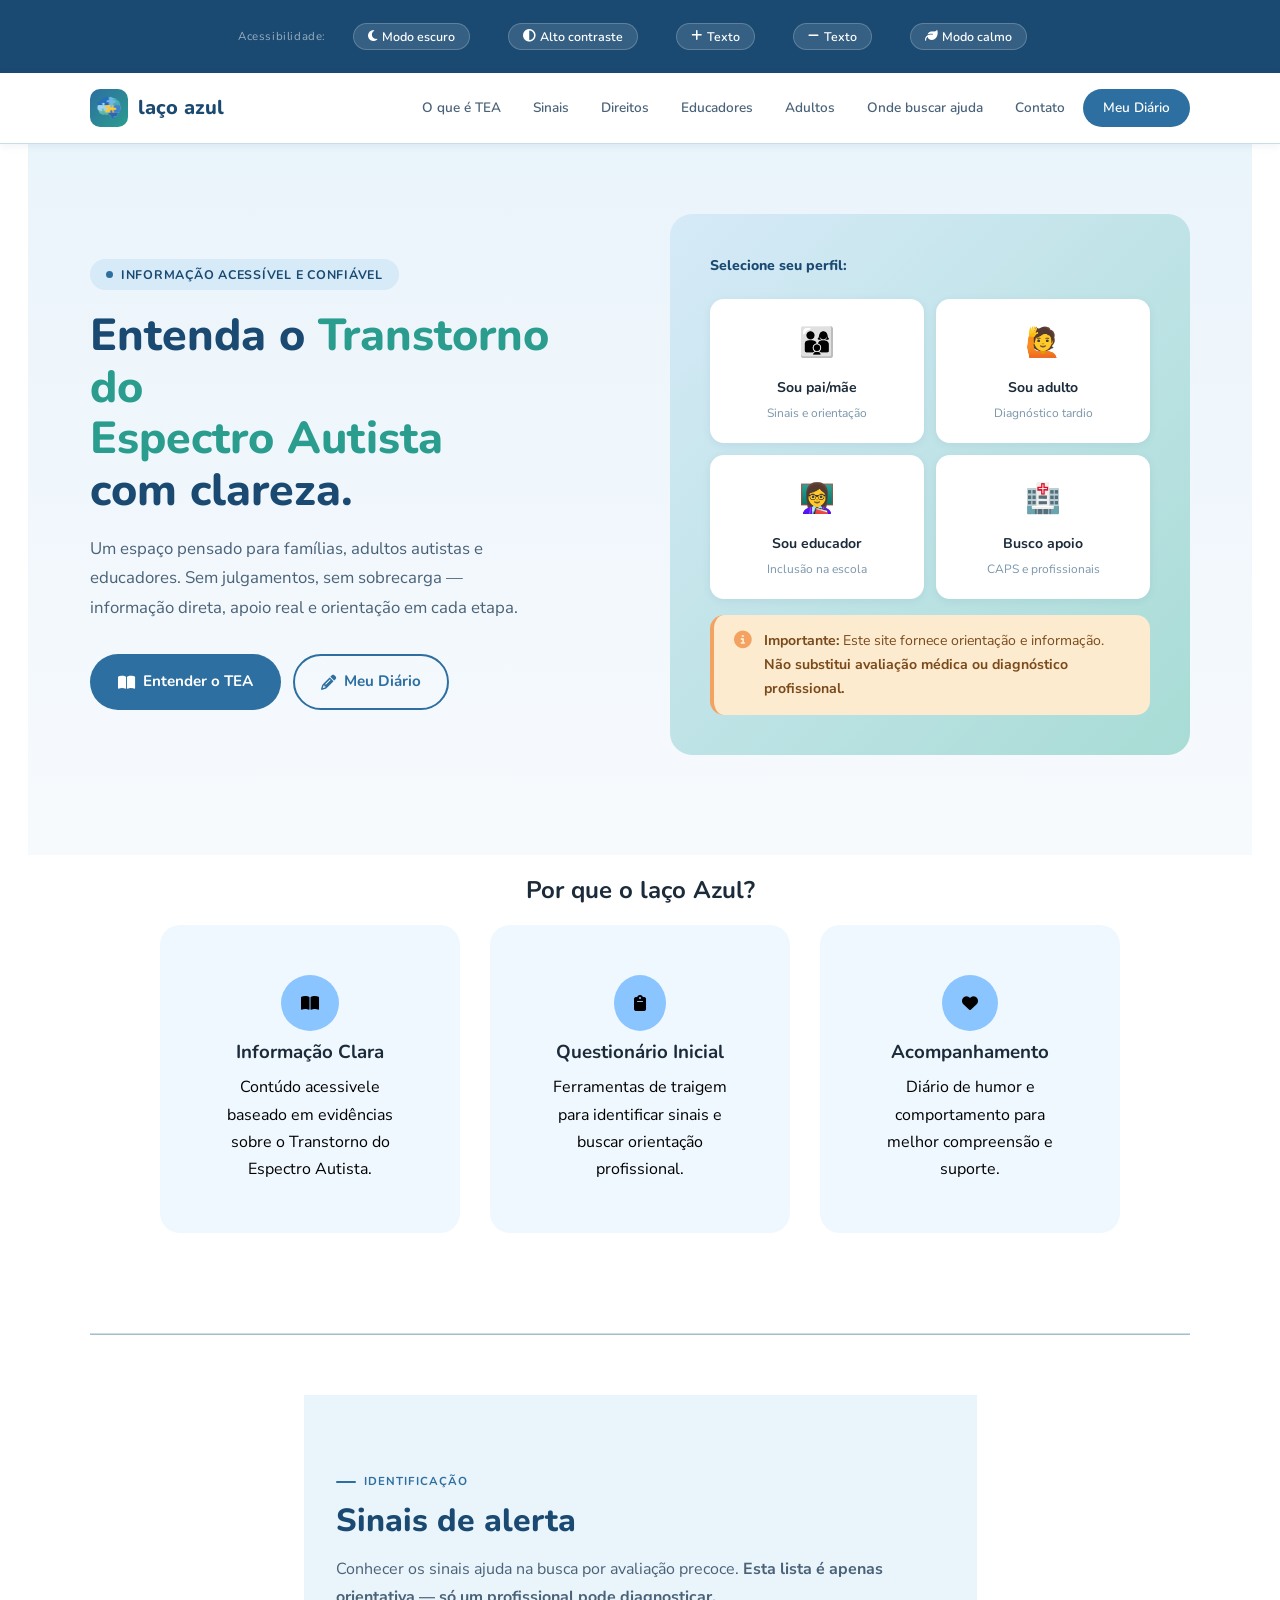
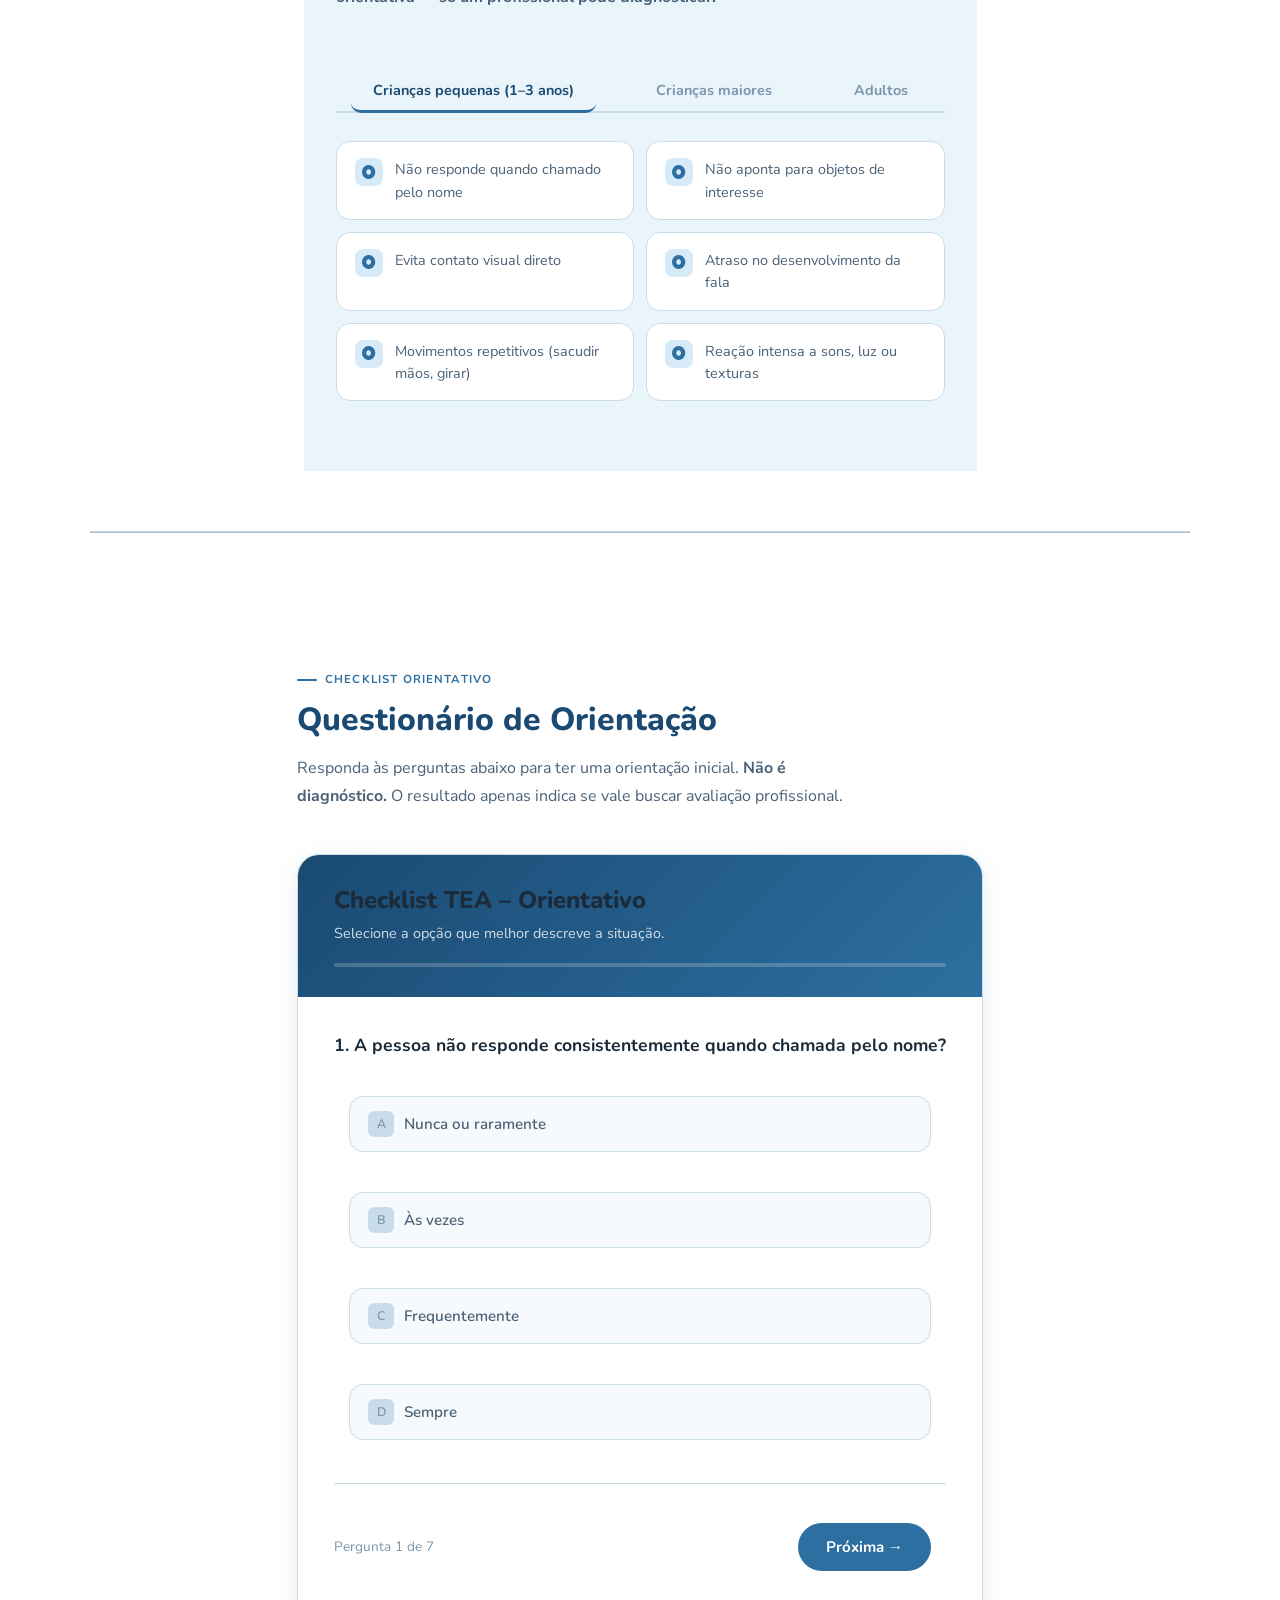
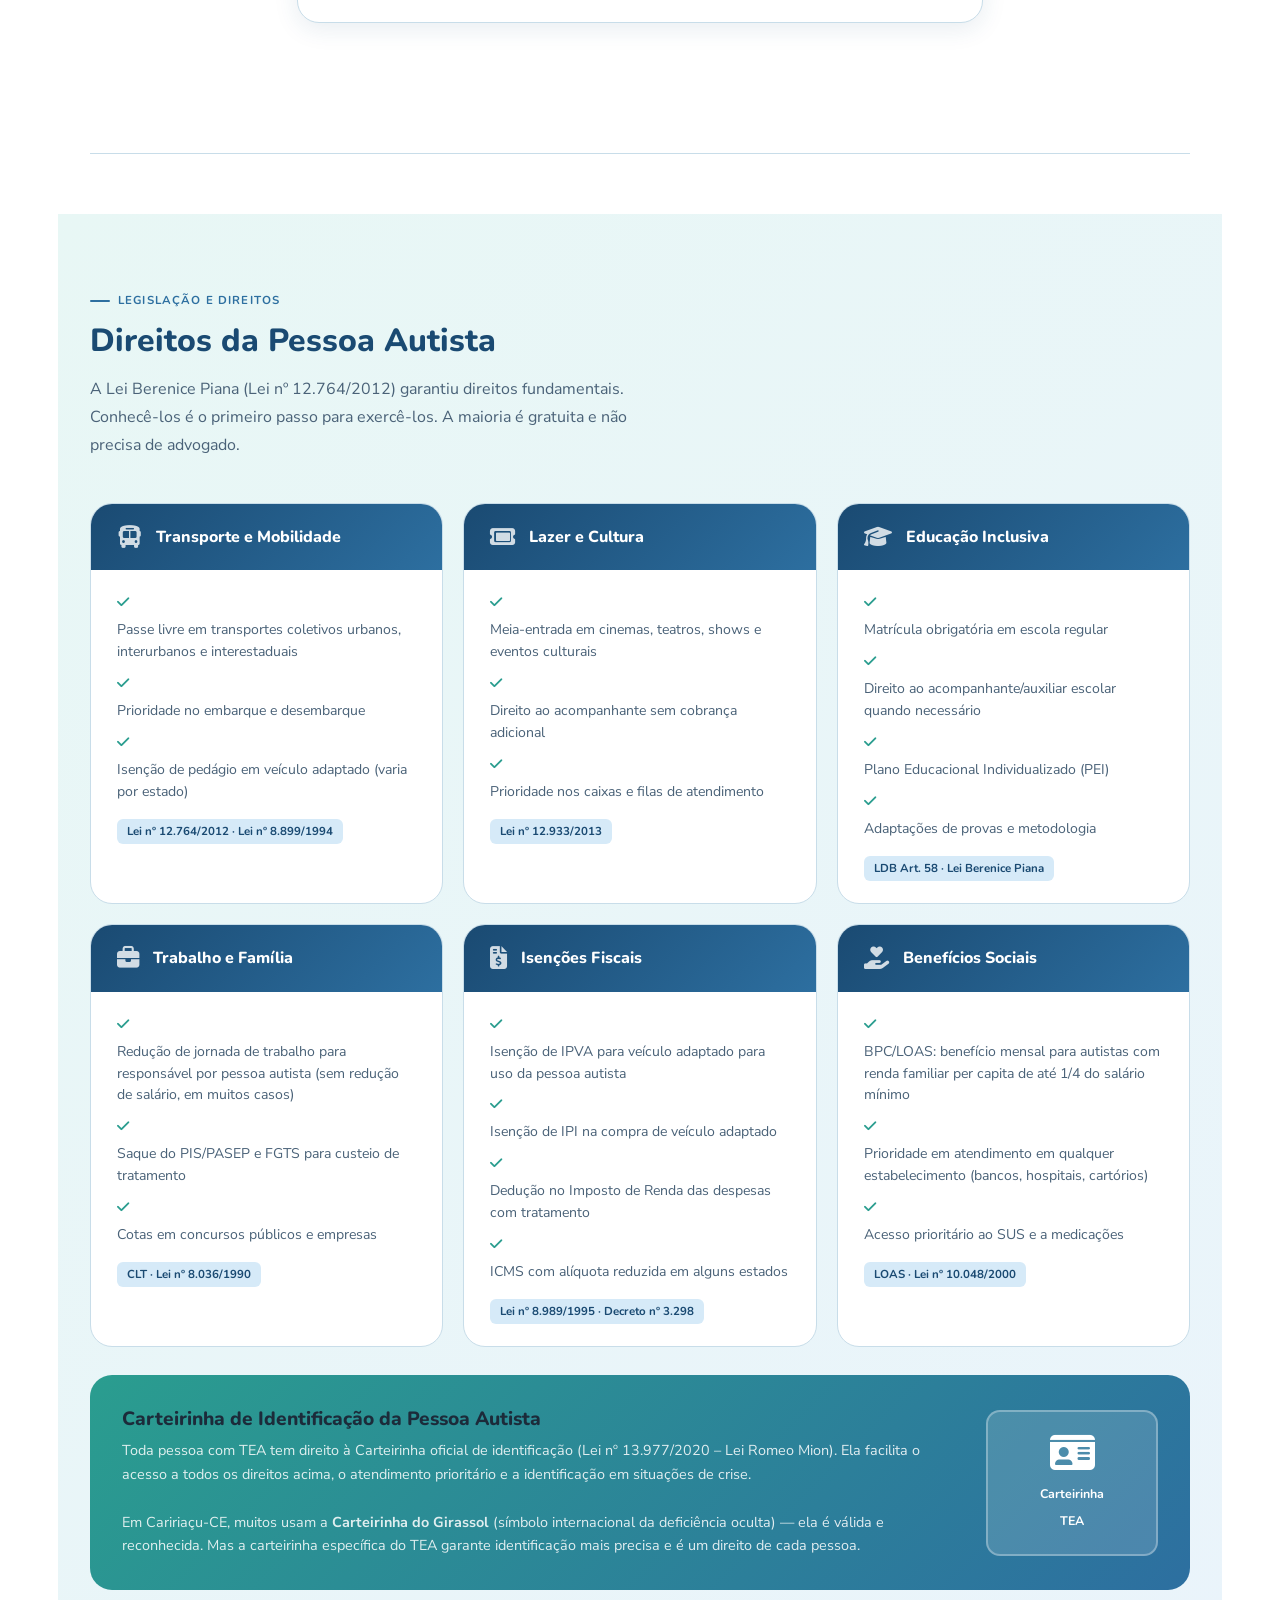
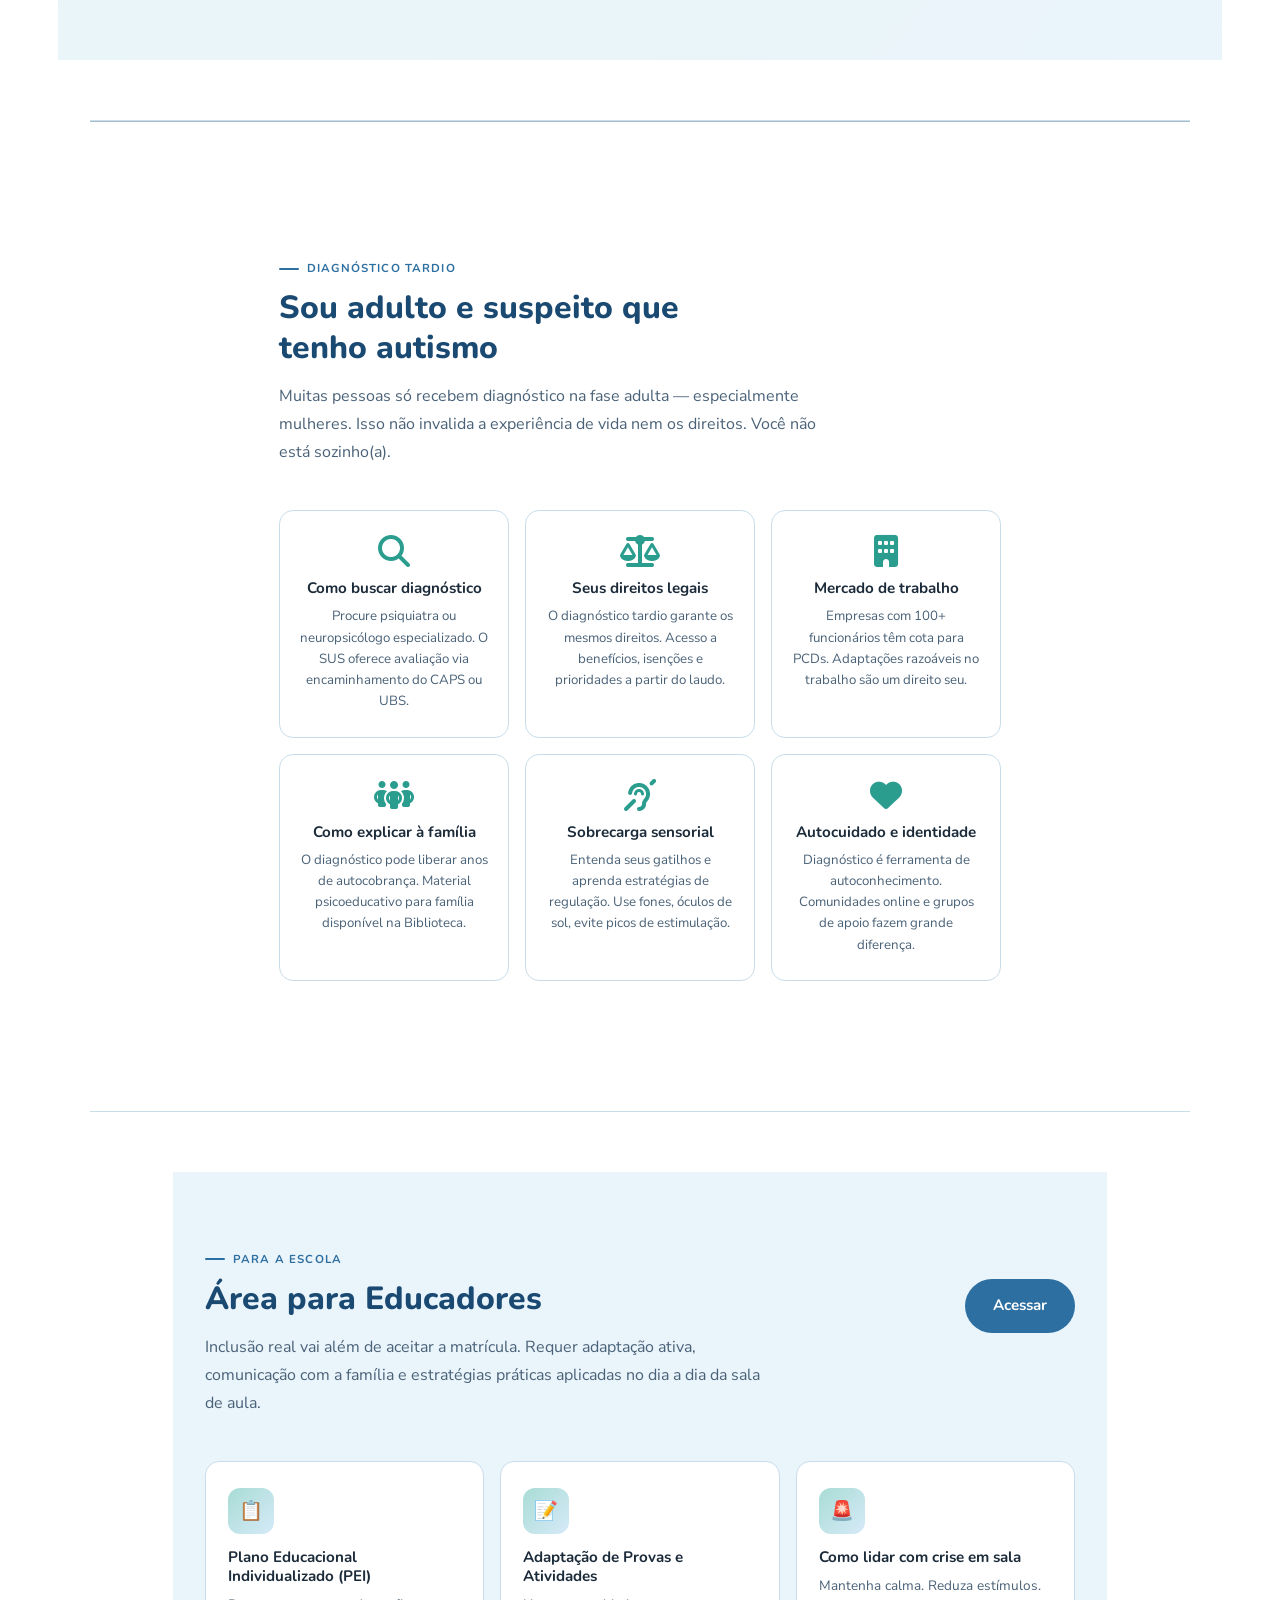
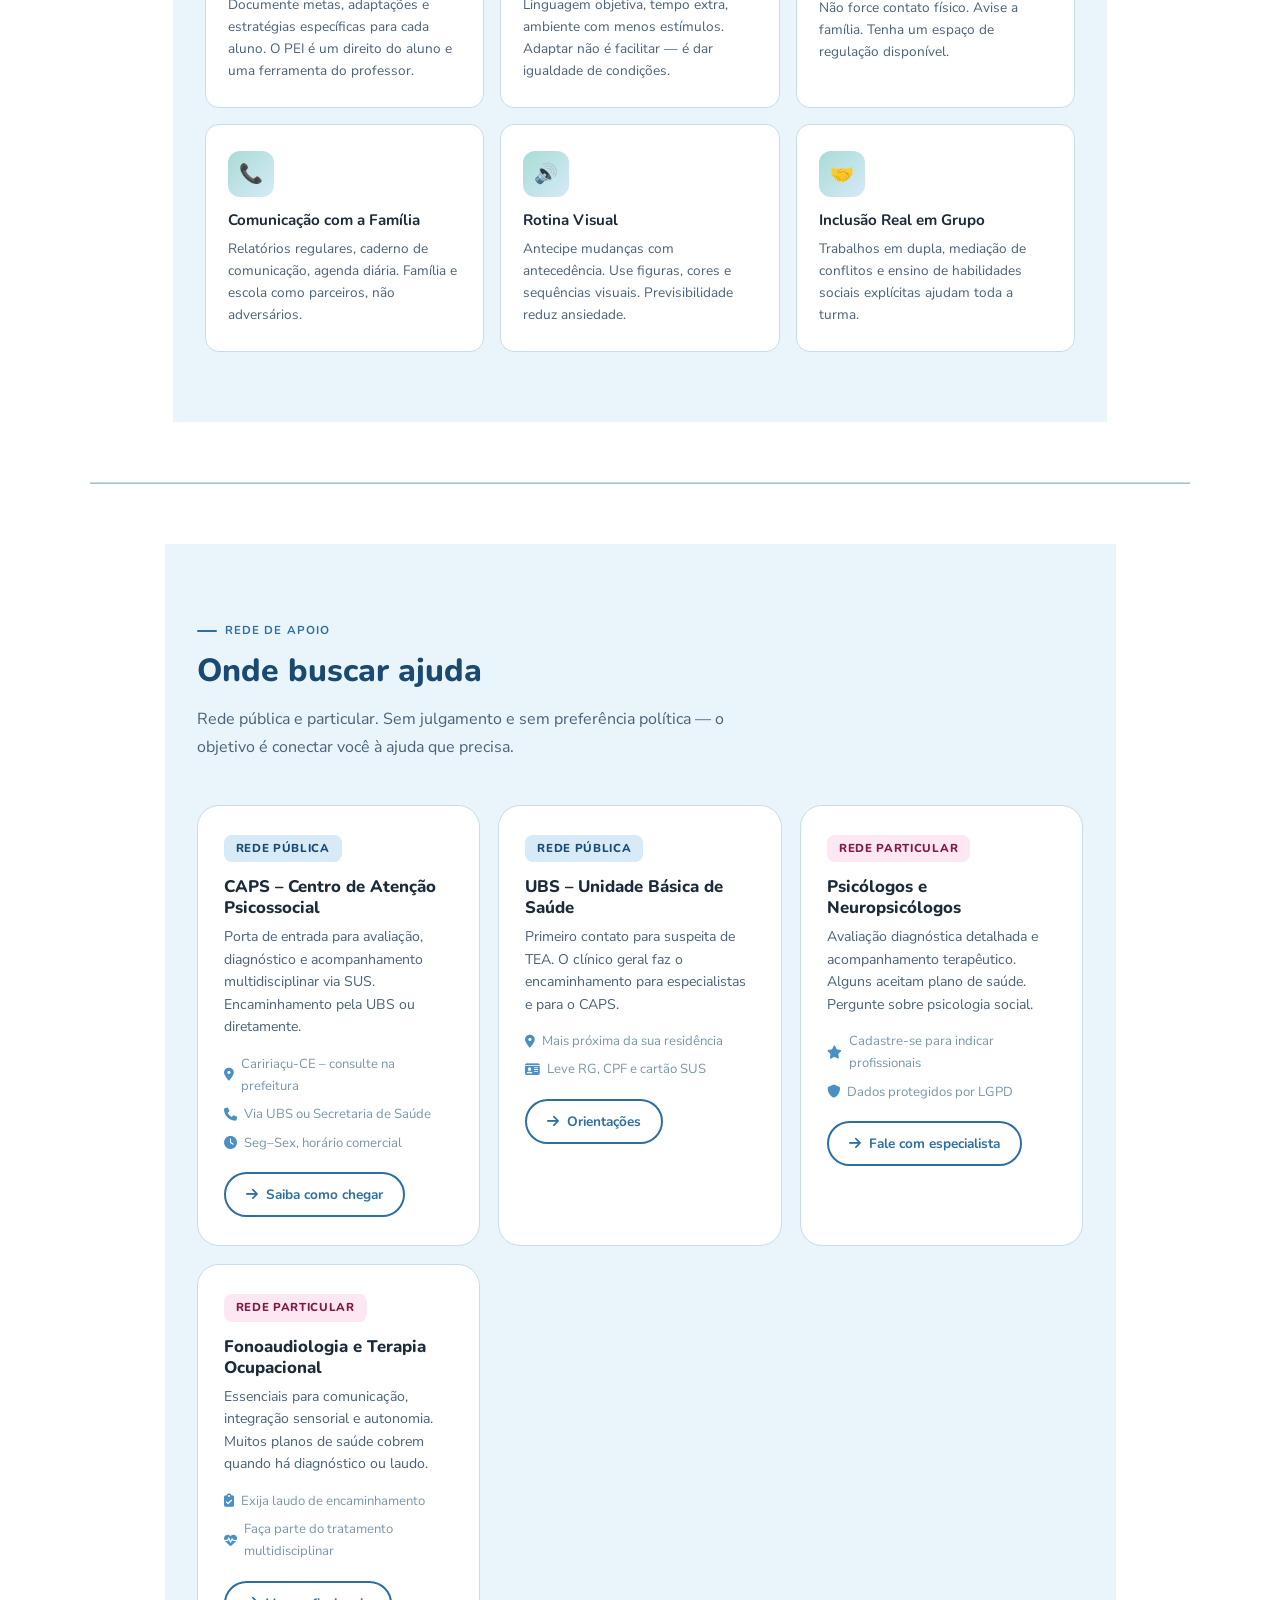
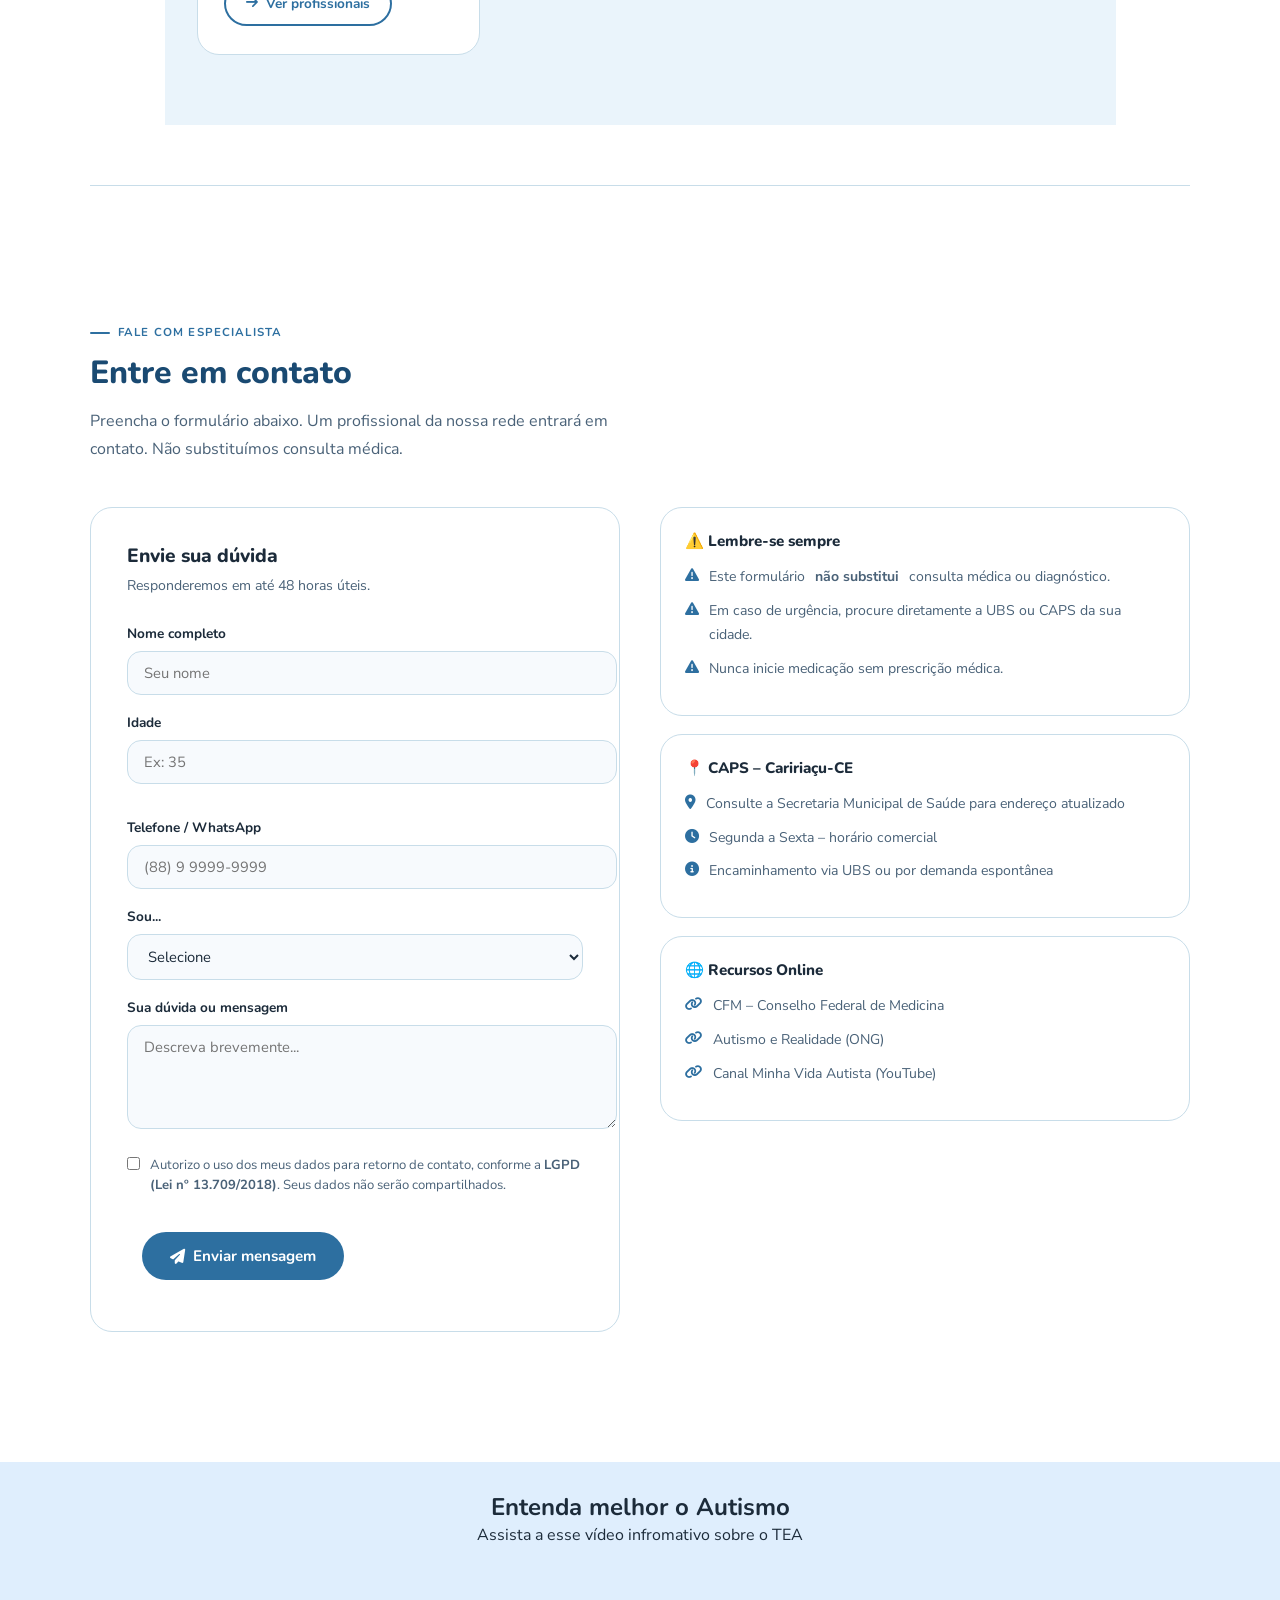
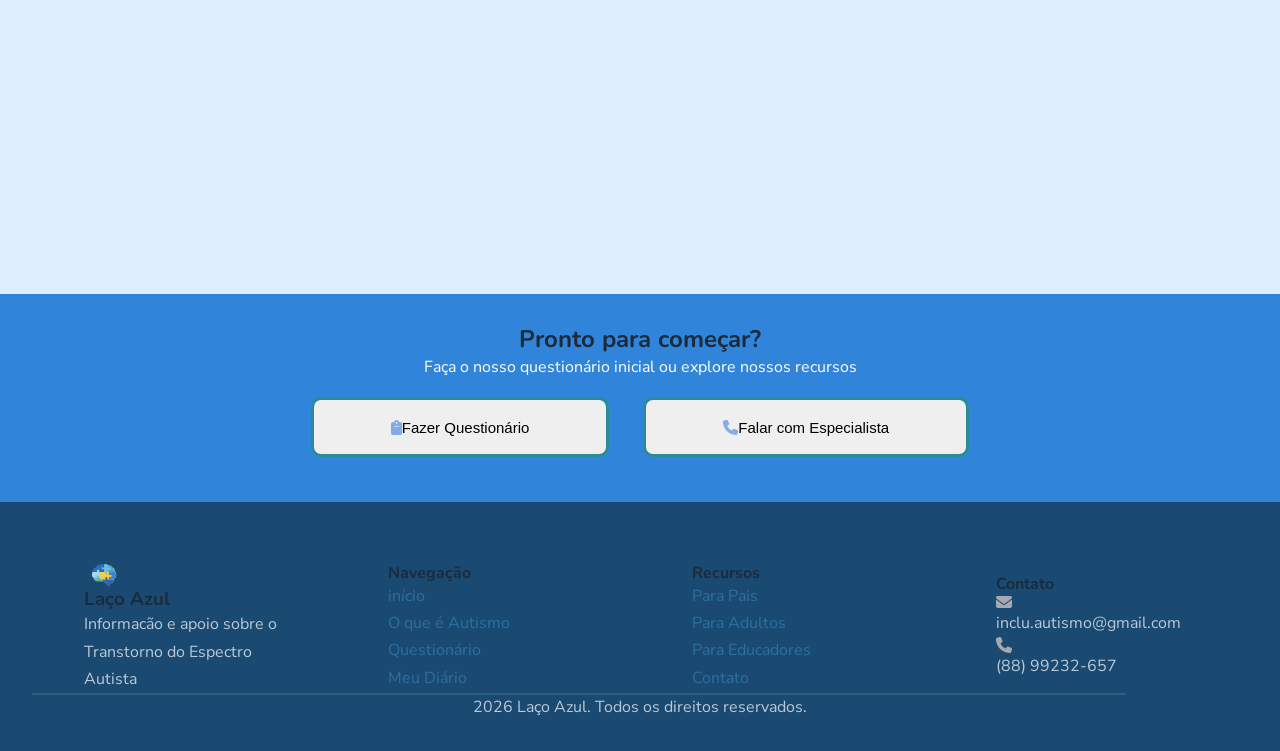
<file: index.html>
<!DOCTYPE html>
<html lang="pt-BR">

<head>
    <meta charset="UTF-8">
    <meta name="viewport" content="width=device-width, initial-scale=1.0">
    <title>Laço Azul | Informação, Apoio e Direitos sobre o Autismo</title>
    <link rel="stylesheet" href="inicio.css">
    <link rel="preconnect" href="https://fonts.googleapis.com"/>
    <link rel="preconnect" href="https://fonts.gstatic.com" crossorigin/>
    <link href="https://fonts.googleapis.com/css2?family=Nunito:wght@300;400;600;700;800&family=Nunito+Sans:wght@300;400;600&display=swap" rel="stylesheet"/>
    <link rel="stylesheet" href="https://cdnjs.cloudflare.com/ajax/libs/font-awesome/6.5.1/css/all.min.css"/>
</head>

<body>
<!-- ACCESSIBILITY BAR -->
<div class="a11y-bar" role="toolbar" aria-label="Ferramentas de acessibilidade">
  <span>Acessibilidade:</span>
  <button class="a11y-btn" id="btnDark" onclick="toggleDark()" aria-label="Alternar modo escuro">
    <i class="fa-solid fa-moon"></i> Modo escuro
  </button>
  <button class="a11y-btn" id="btnContrast" onclick="toggleContrast()" aria-label="Alto contraste">
    <i class="fa-solid fa-circle-half-stroke"></i> Alto contraste
  </button>
  <button class="a11y-btn" onclick="changeFont(1)" aria-label="Aumentar fonte">
    <i class="fa-solid fa-plus"></i> Texto
  </button>
  <button class="a11y-btn" onclick="changeFont(-1)" aria-label="Diminuir fonte">
    <i class="fa-solid fa-minus"></i> Texto
  </button>
  <button class="a11y-btn" id="btnCalm" onclick="toggleCalm()" aria-label="Modo calmo - menos estímulos visuais">
    <i class="fa-solid fa-leaf"></i> Modo calmo
  </button>
</div>

<!-- HEADER -->
<header>
  <div class="header-inner">
    <a href="index.html" class="logo" aria-label="Laço Azul - Página inicial">
      <div class="logo-icon" aria-hidden="true">
        <img src="./assets/logo.png" alt="">
      </div>
      laço azul
    </a>
    <nav aria-label="Navegação principal">
      <a href="oq-e-tea.html">O que é TEA</a>
      <a href="#sinais">Sinais</a>
      <a href="#direitos">Direitos</a>
      <a href="#educadores">Educadores</a>
      <a href="#adultos">Adultos</a>
      <a href="#ajuda">Onde buscar ajuda</a>
      <a href="#contato">Contato</a>
      <a href="diario.html" class="nav-cta">Meu Diário</a>
    </nav>
    <button class="burger" onclick="toggleMobileNav()" aria-label="Abrir menu" aria-expanded="false" id="burgerBtn">
      <i class="fa-solid fa-bars"></i>
    </button>
  </div>
  <nav class="mobile-nav" id="mobileNav" aria-label="Menu mobile">
    <a href="oq-e-tea.html">O que é TEA</a>
    <a href="#sinais">Sinais</a>
    <a href="#direitos">Direitos</a>
    <a href="#educadores">Educadores</a>
    <a href="#adultos">Adultos</a>
    <a href="#ajuda">Onde buscar ajuda</a>
    <a href="#contato">Fale com especialista</a>
    <a href="diario.html">Meu Diário</a>
    <a href="login.html">Entrar / Cadastrar</a>
  </nav>
</header>



    <main id="main">
      
 <section style="background: linear-gradient(180deg, var(--blue-ghost) 0%, var(--bg) 100%);" aria-labelledby="hero-title">
    <div class="hero">
      <div>
        <div class="hero-badge"><span class="dot" aria-hidden="true"></span>Informação acessível e confiável</div>
        <h1 id="hero-title">
          Entenda o <em>Transtorno do<br>Espectro Autista</em><br>com clareza.
        </h1>
        <p>
          Um espaço pensado para famílias, adultos autistas e educadores. Sem julgamentos, sem sobrecarga — informação direta, apoio real e orientação em cada etapa.
        </p>
        <div class="hero-btns">
          <a href="oq-e-tea.html" class="btn-primary"><i class="fa-solid fa-book-open" aria-hidden="true"></i> Entender o TEA</a>
          <a href="diario.html" class="btn-outline"><i class="fa-solid fa-pencil" aria-hidden="true"></i> Meu Diário</a>
        </div>
      </div>
      <div class="hero-visual" aria-label="Atalhos por perfil de usuário">
        <p style="font-family:var(--font);font-weight:800;font-size:.88rem;color:var(--blue-deep);margin-bottom:4px;">Selecione seu perfil:</p>
        <div class="audience-cards">
          <div class="aud-card" role="button" tabindex="0" onclick="scrollTo('#sinais')" onkeypress="if(event.key==='Enter')document.querySelector('#sinais').scrollIntoView()">
            <div class="aud-icon">👨‍👩‍👦</div>
            <div class="aud-label">Sou pai/mãe</div>
            <div class="aud-sub">Sinais e orientação</div>
          </div>
          <div class="aud-card" role="button" tabindex="0" onclick="document.querySelector('#adultos').scrollIntoView({behavior:'smooth'})">
            <div class="aud-icon">🙋</div>
            <div class="aud-label">Sou adulto</div>
            <div class="aud-sub">Diagnóstico tardio</div>
          </div>
          <div class="aud-card" role="button" tabindex="0" onclick="document.querySelector('#educadores').scrollIntoView({behavior:'smooth'})">
            <div class="aud-icon">👩‍🏫</div>
            <div class="aud-label">Sou educador</div>
            <div class="aud-sub">Inclusão na escola</div>
          </div>
          <div class="aud-card" role="button" tabindex="0" onclick="document.querySelector('#ajuda').scrollIntoView({behavior:'smooth'})">
            <div class="aud-icon">🏥</div>
            <div class="aud-label">Busco apoio</div>
            <div class="aud-sub">CAPS e profissionais</div>
          </div>
        </div>
        <div class="alert-box" role="note">
          <i class="fa-solid fa-circle-info" aria-hidden="true"></i>
          <span><strong>Importante:</strong> Este site fornece orientação e informação. <strong>Não substitui avaliação médica ou diagnóstico profissional.</strong></span>
        </div>
      </div>
    </div>
  </section>

  <h2 class="bottom">Por que o laço Azul?</h2>
      <div class="geral">
        <div class="ic">
                <i class="fa-solid fa-book-open icon"></i>
                <h3>Informação Clara</h3>
                <p>Contúdo acessivele baseado em evidências sobre o Transtorno do Espectro Autista.</p>
            </div>
            <div class="qi">
                <i class="fa-solid fa-clipboard icon" ></i>
                <h3>Questionário Inicial</h3>
                <p>Ferramentas de traigem para identificar sinais e buscar orientação profissional.</p>
            </div>
            <div class="Aa">
                <i class="fa-solid fa-heart icon" ></i>
                <h3>Acompanhamento</h3>
                <p>Diário de humor e comportamento para melhor compreensão e suporte.</p>
            </div>

        </div>

  <!-- ── HERO (perfil) ── -->
 

 

  <hr class="divider"/>

  <!-- ── SINAIS ── -->
  <div class="bg-soft">
  <section id="sinais" class="section" aria-labelledby="sinais-title">
    <div class="section-label">Identificação</div>
    <h2 class="section-title reveal" id="sinais-title">Sinais de alerta</h2>
    <p class="section-sub reveal">Conhecer os sinais ajuda na busca por avaliação precoce. <strong>Esta lista é apenas orientativa — só um profissional pode diagnosticar.</strong></p>
    <div class="tabs" role="tablist" aria-label="Sinais por faixa etária">
      <button class="tab-btn active" role="tab" aria-selected="true" aria-controls="tab-infantil" onclick="switchTab(this,'tab-infantil')">Crianças pequenas (1–3 anos)</button>
      <button class="tab-btn" role="tab" aria-selected="false" aria-controls="tab-maiores" onclick="switchTab(this,'tab-maiores')">Crianças maiores</button>
      <button class="tab-btn" role="tab" aria-selected="false" aria-controls="tab-adultos-sinais" onclick="switchTab(this,'tab-adultos-sinais')">Adultos</button>
    </div>
    <div id="tab-infantil" class="tab-panel active" role="tabpanel">
      <div class="signs-grid">
        <div class="sign-item"><div class="sign-check" aria-hidden="true"><i class="fa-solid fa-circle-dot"></i></div><p>Não responde quando chamado pelo nome</p></div>
        <div class="sign-item"><div class="sign-check" aria-hidden="true"><i class="fa-solid fa-circle-dot"></i></div><p>Não aponta para objetos de interesse</p></div>
        <div class="sign-item"><div class="sign-check" aria-hidden="true"><i class="fa-solid fa-circle-dot"></i></div><p>Evita contato visual direto</p></div>
        <div class="sign-item"><div class="sign-check" aria-hidden="true"><i class="fa-solid fa-circle-dot"></i></div><p>Atraso no desenvolvimento da fala</p></div>
        <div class="sign-item"><div class="sign-check" aria-hidden="true"><i class="fa-solid fa-circle-dot"></i></div><p>Movimentos repetitivos (sacudir mãos, girar)</p></div>
        <div class="sign-item"><div class="sign-check" aria-hidden="true"><i class="fa-solid fa-circle-dot"></i></div><p>Reação intensa a sons, luz ou texturas</p></div>
      </div>
    </div>
    <div id="tab-maiores" class="tab-panel" role="tabpanel">
      <div class="signs-grid">
        <div class="sign-item"><div class="sign-check" aria-hidden="true"><i class="fa-solid fa-circle-dot"></i></div><p>Dificuldade em fazer e manter amizades</p></div>
        <div class="sign-item"><div class="sign-check" aria-hidden="true"><i class="fa-solid fa-circle-dot"></i></div><p>Interesse muito intenso em um único assunto</p></div>
        <div class="sign-item"><div class="sign-check" aria-hidden="true"><i class="fa-solid fa-circle-dot"></i></div><p>Resistência a mudanças na rotina</p></div>
        <div class="sign-item"><div class="sign-check" aria-hidden="true"><i class="fa-solid fa-circle-dot"></i></div><p>Crises intensas quando algo muda inesperadamente</p></div>
        <div class="sign-item"><div class="sign-check" aria-hidden="true"><i class="fa-solid fa-circle-dot"></i></div><p>Dificuldade de interpretar expressões faciais</p></div>
        <div class="sign-item"><div class="sign-check" aria-hidden="true"><i class="fa-solid fa-circle-dot"></i></div><p>Fala muito literal, dificuldade com ironia</p></div>
      </div>
    </div>
    <div id="tab-adultos-sinais" class="tab-panel" role="tabpanel">
      <div class="signs-grid">
        <div class="sign-item"><div class="sign-check" aria-hidden="true"><i class="fa-solid fa-circle-dot"></i></div><p>Sensação de "sempre ter sido diferente"</p></div>
        <div class="sign-item"><div class="sign-check" aria-hidden="true"><i class="fa-solid fa-circle-dot"></i></div><p>Cansaço extremo após interações sociais (esgotamento)</p></div>
        <div class="sign-item"><div class="sign-check" aria-hidden="true"><i class="fa-solid fa-circle-dot"></i></div><p>Hiperfoco: concentração intensa em temas específicos</p></div>
        <div class="sign-item"><div class="sign-check" aria-hidden="true"><i class="fa-solid fa-circle-dot"></i></div><p>Hipersensibilidade a sons, luz e texturas</p></div>
        <div class="sign-item"><div class="sign-check" aria-hidden="true"><i class="fa-solid fa-circle-dot"></i></div><p>Dificuldade de entender regras sociais implícitas</p></div>
        <div class="sign-item"><div class="sign-check" aria-hidden="true"><i class="fa-solid fa-circle-dot"></i></div><p>Mascaramento: esforço para parecer "normal"</p></div>
      </div>
    </div>
  </section>
  </div>

  <hr class="divider"/>

  <!-- ── QUIZ ── -->
  <section id="quiz" class="section" aria-labelledby="quiz-title">
    <div class="section-label">Checklist orientativo</div>
    <h2 class="section-title reveal" id="quiz-title">Questionário de Orientação</h2>
    <p class="section-sub reveal">Responda às perguntas abaixo para ter uma orientação inicial. <strong>Não é diagnóstico.</strong> O resultado apenas indica se vale buscar avaliação profissional.</p>
    <div class="quiz-wrap reveal">
      <div class="quiz-header">
        <h2>Checklist TEA – Orientativo</h2>
        <p>Selecione a opção que melhor descreve a situação.</p>
        <div class="quiz-progress-bar" role="progressbar" aria-valuemin="0" aria-valuemax="100" aria-valuenow="0" id="quizProgressBar">
          <div class="quiz-progress-fill" id="quizFill" style="width:0%"></div>
        </div>
      </div>
      <div class="quiz-body" id="quizBody">
        <div class="quiz-question" id="quizQuestion" aria-live="polite"></div>
        <div class="quiz-options" id="quizOptions"></div>
        <div class="quiz-nav">
          <span class="quiz-counter" id="quizCounter" aria-live="polite"></span>
          <button class="btn-primary" id="quizNext" onclick="quizNext()" aria-label="Próxima pergunta">
            Próxima <i class="fa-solid fa-arrow-right" aria-hidden="true"></i>
          </button>
        </div>
      </div>
      <div class="quiz-result" id="quizResult" role="region" aria-label="Resultado do questionário">
        <div id="resultBadge" class="result-badge"></div>
        <h3 id="resultTitle" style="font-family:var(--font);font-size:1.3rem;font-weight:800;margin-bottom:12px;"></h3>
        <p id="resultText" style="font-size:.95rem;color:var(--text-soft);line-height:1.75;max-width:520px;margin:0 auto 24px;"></p>
        <button class="btn-primary" onclick="resetQuiz()"><i class="fa-solid fa-rotate-left" aria-hidden="true"></i> Refazer questionário</button>
      </div>
    </div>
  </section>

  <hr class="divider"/>

  <!-- ── DIREITOS ── -->
  <div class="bg-teal">
  <section id="direitos" class="section" aria-labelledby="direitos-title">
    <div class="section-label">Legislação e direitos</div>
    <h2 class="section-title reveal" id="direitos-title">Direitos da Pessoa Autista</h2>
    <p class="section-sub reveal">A Lei Berenice Piana (Lei nº 12.764/2012) garantiu direitos fundamentais. Conhecê-los é o primeiro passo para exercê-los. A maioria é gratuita e não precisa de advogado.</p>
    <div class="rights-grid">
      <div class="right-card reveal">
        <div class="right-card-head">
          <i class="fa-solid fa-bus" aria-hidden="true"></i>
          <h3>Transporte e Mobilidade</h3>
        </div>
        <div class="right-card-body">
          <ul>
            <li><i class="fa-solid fa-check" aria-hidden="true"></i> Passe livre em transportes coletivos urbanos, interurbanos e interestaduais</li>
            <li><i class="fa-solid fa-check" aria-hidden="true"></i> Prioridade no embarque e desembarque</li>
            <li><i class="fa-solid fa-check" aria-hidden="true"></i> Isenção de pedágio em veículo adaptado (varia por estado)</li>
          </ul>
          <span class="lei-tag">Lei nº 12.764/2012 · Lei nº 8.899/1994</span>
        </div>
      </div>
      <div class="right-card reveal reveal-d1">
        <div class="right-card-head">
          <i class="fa-solid fa-ticket" aria-hidden="true"></i>
          <h3>Lazer e Cultura</h3>
        </div>
        <div class="right-card-body">
          <ul>
            <li><i class="fa-solid fa-check" aria-hidden="true"></i> Meia-entrada em cinemas, teatros, shows e eventos culturais</li>
            <li><i class="fa-solid fa-check" aria-hidden="true"></i> Direito ao acompanhante sem cobrança adicional</li>
            <li><i class="fa-solid fa-check" aria-hidden="true"></i> Prioridade nos caixas e filas de atendimento</li>
          </ul>
          <span class="lei-tag">Lei nº 12.933/2013</span>
        </div>
      </div>
      <div class="right-card reveal reveal-d2">
        <div class="right-card-head">
          <i class="fa-solid fa-graduation-cap" aria-hidden="true"></i>
          <h3>Educação Inclusiva</h3>
        </div>
        <div class="right-card-body">
          <ul>
            <li><i class="fa-solid fa-check" aria-hidden="true"></i> Matrícula obrigatória em escola regular</li>
            <li><i class="fa-solid fa-check" aria-hidden="true"></i> Direito ao acompanhante/auxiliar escolar quando necessário</li>
            <li><i class="fa-solid fa-check" aria-hidden="true"></i> Plano Educacional Individualizado (PEI)</li>
            <li><i class="fa-solid fa-check" aria-hidden="true"></i> Adaptações de provas e metodologia</li>
          </ul>
          <span class="lei-tag">LDB Art. 58 · Lei Berenice Piana</span>
        </div>
      </div>
      <div class="right-card reveal">
        <div class="right-card-head">
          <i class="fa-solid fa-briefcase" aria-hidden="true"></i>
          <h3>Trabalho e Família</h3>
        </div>
        <div class="right-card-body">
          <ul>
            <li><i class="fa-solid fa-check" aria-hidden="true"></i> Redução de jornada de trabalho para responsável por pessoa autista (sem redução de salário, em muitos casos)</li>
            <li><i class="fa-solid fa-check" aria-hidden="true"></i> Saque do PIS/PASEP e FGTS para custeio de tratamento</li>
            <li><i class="fa-solid fa-check" aria-hidden="true"></i> Cotas em concursos públicos e empresas</li>
          </ul>
          <span class="lei-tag">CLT · Lei nº 8.036/1990</span>
        </div>
      </div>
      <div class="right-card reveal reveal-d1">
        <div class="right-card-head">
          <i class="fa-solid fa-file-invoice-dollar" aria-hidden="true"></i>
          <h3>Isenções Fiscais</h3>
        </div>
        <div class="right-card-body">
          <ul>
            <li><i class="fa-solid fa-check" aria-hidden="true"></i> Isenção de IPVA para veículo adaptado para uso da pessoa autista</li>
            <li><i class="fa-solid fa-check" aria-hidden="true"></i> Isenção de IPI na compra de veículo adaptado</li>
            <li><i class="fa-solid fa-check" aria-hidden="true"></i> Dedução no Imposto de Renda das despesas com tratamento</li>
            <li><i class="fa-solid fa-check" aria-hidden="true"></i> ICMS com alíquota reduzida em alguns estados</li>
          </ul>
          <span class="lei-tag">Lei nº 8.989/1995 · Decreto nº 3.298</span>
        </div>
      </div>
      <div class="right-card reveal reveal-d2">
        <div class="right-card-head">
          <i class="fa-solid fa-hand-holding-heart" aria-hidden="true"></i>
          <h3>Benefícios Sociais</h3>
        </div>
        <div class="right-card-body">
          <ul>
            <li><i class="fa-solid fa-check" aria-hidden="true"></i> BPC/LOAS: benefício mensal para autistas com renda familiar per capita de até 1/4 do salário mínimo</li>
            <li><i class="fa-solid fa-check" aria-hidden="true"></i> Prioridade em atendimento em qualquer estabelecimento (bancos, hospitais, cartórios)</li>
            <li><i class="fa-solid fa-check" aria-hidden="true"></i> Acesso prioritário ao SUS e a medicações</li>
          </ul>
          <span class="lei-tag">LOAS · Lei nº 10.048/2000</span>
        </div>
      </div>
    </div>

    <!-- CARTEIRINHA -->
    <div class="carteirinha-box reveal" role="complementary" aria-label="Informações sobre a Carteirinha de Identificação">
      <div>
        <h3>Carteirinha de Identificação da Pessoa Autista</h3>
        <p>
          Toda pessoa com TEA tem direito à Carteirinha oficial de identificação (Lei nº 13.977/2020 – Lei Romeo Mion). Ela facilita o acesso a todos os direitos acima, o atendimento prioritário e a identificação em situações de crise.<br><br>
          Em Caririaçu-CE, muitos usam a <strong>Carteirinha do Girassol</strong> (símbolo internacional da deficiência oculta) — ela é válida e reconhecida. Mas a carteirinha específica do TEA garante identificação mais precisa e é um direito de cada pessoa.
        </p>
      </div>
      <div class="carteirinha-badge" aria-label="Ícone de carteirinha">
        <i class="fa-solid fa-id-card" aria-hidden="true"></i>
        <span>Carteirinha<br>TEA</span>
      </div>
    </div>
  </section>
  </div>

  <hr class="divider"/>

  <!-- ── ADULTOS ── -->
  <section id="adultos" class="section" aria-labelledby="adultos-title">
    <div class="section-label">Diagnóstico tardio</div>
    <h2 class="section-title reveal" id="adultos-title">Sou adulto e suspeito que<br>tenho autismo</h2>
    <p class="section-sub reveal">Muitas pessoas só recebem diagnóstico na fase adulta — especialmente mulheres. Isso não invalida a experiência de vida nem os direitos. Você não está sozinho(a).</p>
    <div class="adult-grid">
      <div class="adult-card reveal">
        <i class="fa-solid fa-magnifying-glass" aria-hidden="true"></i>
        <h3>Como buscar diagnóstico</h3>
        <p>Procure psiquiatra ou neuropsicólogo especializado. O SUS oferece avaliação via encaminhamento do CAPS ou UBS.</p>
      </div>
      <div class="adult-card reveal reveal-d1">
        <i class="fa-solid fa-scale-balanced" aria-hidden="true"></i>
        <h3>Seus direitos legais</h3>
        <p>O diagnóstico tardio garante os mesmos direitos. Acesso a benefícios, isenções e prioridades a partir do laudo.</p>
      </div>
      <div class="adult-card reveal reveal-d2">
        <i class="fa-solid fa-building" aria-hidden="true"></i>
        <h3>Mercado de trabalho</h3>
        <p>Empresas com 100+ funcionários têm cota para PCDs. Adaptações razoáveis no trabalho são um direito seu.</p>
      </div>
      <div class="adult-card reveal reveal-d3">
        <i class="fa-solid fa-people-group" aria-hidden="true"></i>
        <h3>Como explicar à família</h3>
        <p>O diagnóstico pode liberar anos de autocobrança. Material psicoeducativo para família disponível na Biblioteca.</p>
      </div>
      <div class="adult-card reveal">
        <i class="fa-solid fa-ear-deaf" aria-hidden="true"></i>
        <h3>Sobrecarga sensorial</h3>
        <p>Entenda seus gatilhos e aprenda estratégias de regulação. Use fones, óculos de sol, evite picos de estimulação.</p>
      </div>
      <div class="adult-card reveal reveal-d1">
        <i class="fa-solid fa-heart" aria-hidden="true"></i>
        <h3>Autocuidado e identidade</h3>
        <p>Diagnóstico é ferramenta de autoconhecimento. Comunidades online e grupos de apoio fazem grande diferença.</p>
      </div>
    </div>
  </section>

  <hr class="divider"/>

  <!-- ── EDUCADORES ── -->
  <div class="bg-soft">
  <section id="educadores" class="section" aria-labelledby="edu-title">
    <div class="section-label">Para a escola</div>
    <div class="edu">
      <div>
        <h2 class="section-title reveal" id="edu-title">Área para Educadores</h2>
    <p class="section-sub reveal">Inclusão real vai além de aceitar a matrícula. Requer adaptação ativa, comunicação com a família e estratégias práticas aplicadas no dia a dia da sala de aula.</p>
      </div>

    <div>
      <a href="educadores.html" class="btn-primary">Acessar</a>
    </div>
    </div>
    
    <div class="edu-grid">
      <div class="edu-card reveal">
        <div class="edu-card-icon" aria-hidden="true">📋</div>
        <h3>Plano Educacional Individualizado (PEI)</h3>
        <p>Documente metas, adaptações e estratégias específicas para cada aluno. O PEI é um direito do aluno e uma ferramenta do professor.</p>
      </div>
      <div class="edu-card reveal reveal-d1">
        <div class="edu-card-icon" aria-hidden="true">📝</div>
        <h3>Adaptação de Provas e Atividades</h3>
        <p>Linguagem objetiva, tempo extra, ambiente com menos estímulos. Adaptar não é facilitar — é dar igualdade de condições.</p>
      </div>
      <div class="edu-card reveal reveal-d2">
        <div class="edu-card-icon" aria-hidden="true">🚨</div>
        <h3>Como lidar com crise em sala</h3>
        <p>Mantenha calma. Reduza estímulos. Não force contato físico. Avise a família. Tenha um espaço de regulação disponível.</p>
      </div>
      <div class="edu-card reveal reveal-d3">
        <div class="edu-card-icon" aria-hidden="true">📞</div>
        <h3>Comunicação com a Família</h3>
        <p>Relatórios regulares, caderno de comunicação, agenda diária. Família e escola como parceiros, não adversários.</p>
      </div>
      <div class="edu-card reveal">
        <div class="edu-card-icon" aria-hidden="true">🔊</div>
        <h3>Rotina Visual</h3>
        <p>Antecipe mudanças com antecedência. Use figuras, cores e sequências visuais. Previsibilidade reduz ansiedade.</p>
      </div>
      <div class="edu-card reveal reveal-d1">
        <div class="edu-card-icon" aria-hidden="true">🤝</div>
        <h3>Inclusão Real em Grupo</h3>
        <p>Trabalhos em dupla, mediação de conflitos e ensino de habilidades sociais explícitas ajudam toda a turma.</p>
      </div>
    </div>
  </section>
  </div>

  <hr class="divider"/>


  <!-- ── ONDE BUSCAR AJUDA ── -->
  <div class="bg-soft">
  <section id="ajuda" class="section" aria-labelledby="ajuda-title">
    <div class="section-label">Rede de apoio</div>
    <h2 class="section-title reveal" id="ajuda-title">Onde buscar ajuda</h2>
    <p class="section-sub reveal">Rede pública e particular. Sem julgamento e sem preferência política — o objetivo é conectar você à ajuda que precisa.</p>
    <div class="help-grid">
      <div class="help-card reveal">
        <span class="help-type type-public">Rede Pública</span>
        <h3>CAPS – Centro de Atenção Psicossocial</h3>
        <p>Porta de entrada para avaliação, diagnóstico e acompanhamento multidisciplinar via SUS. Encaminhamento pela UBS ou diretamente.</p>
        <div class="help-meta">
          <span><i class="fa-solid fa-location-dot" aria-hidden="true"></i> Caririaçu-CE – consulte na prefeitura</span>
          <span><i class="fa-solid fa-phone" aria-hidden="true"></i> Via UBS ou Secretaria de Saúde</span>
          <span><i class="fa-solid fa-clock" aria-hidden="true"></i> Seg–Sex, horário comercial</span>
        </div>
        <a href="#contato" class="btn-outline"><i class="fa-solid fa-arrow-right" aria-hidden="true"></i> Saiba como chegar</a>
      </div>
      <div class="help-card reveal reveal-d1">
        <span class="help-type type-public">Rede Pública</span>
        <h3>UBS – Unidade Básica de Saúde</h3>
        <p>Primeiro contato para suspeita de TEA. O clínico geral faz o encaminhamento para especialistas e para o CAPS.</p>
        <div class="help-meta">
          <span><i class="fa-solid fa-location-dot" aria-hidden="true"></i> Mais próxima da sua residência</span>
          <span><i class="fa-solid fa-id-card" aria-hidden="true"></i> Leve RG, CPF e cartão SUS</span>
        </div>
        <a href="#contato" class="btn-outline"><i class="fa-solid fa-arrow-right" aria-hidden="true"></i> Orientações</a>
      </div>
      <div class="help-card reveal reveal-d2">
        <span class="help-type type-private">Rede Particular</span>
        <h3>Psicólogos e Neuropsicólogos</h3>
        <p>Avaliação diagnóstica detalhada e acompanhamento terapêutico. Alguns aceitam plano de saúde. Pergunte sobre psicologia social.</p>
        <div class="help-meta">
          <span><i class="fa-solid fa-star" aria-hidden="true"></i> Cadastre-se para indicar profissionais</span>
          <span><i class="fa-solid fa-shield" aria-hidden="true"></i> Dados protegidos por LGPD</span>
        </div>
        <a href="#contato" class="btn-outline"><i class="fa-solid fa-arrow-right" aria-hidden="true"></i> Fale com especialista</a>
      </div>
      <div class="help-card reveal reveal-d3">
        <span class="help-type type-private">Rede Particular</span>
        <h3>Fonoaudiologia e Terapia Ocupacional</h3>
        <p>Essenciais para comunicação, integração sensorial e autonomia. Muitos planos de saúde cobrem quando há diagnóstico ou laudo.</p>
        <div class="help-meta">
          <span><i class="fa-solid fa-clipboard-check" aria-hidden="true"></i> Exija laudo de encaminhamento</span>
          <span><i class="fa-solid fa-heart-pulse" aria-hidden="true"></i> Faça parte do tratamento multidisciplinar</span>
        </div>
        <a href="#contato" class="btn-outline"><i class="fa-solid fa-arrow-right" aria-hidden="true"></i> Ver profissionais</a>
      </div>
    </div>
  </section>
  </div>

  <hr class="divider"/>

  <!-- ── CONTATO ── -->
  <section id="contato" class="section" aria-labelledby="contato-title">
    <div class="section-label">Fale com especialista</div>
    <h2 class="section-title reveal" id="contato-title">Entre em contato</h2>
    <p class="section-sub reveal">Preencha o formulário abaixo. Um profissional da nossa rede entrará em contato. Não substituímos consulta médica.</p>
    <div class="contact-grid">
      <div class="contact-form reveal">
        <h3>Envie sua dúvida</h3>
        <p>Responderemos em até 48 horas úteis.</p>
        <div class="form-field">
          <label for="c-nome">Nome completo</label>
          <input type="text" id="c-nome" placeholder="Seu nome" autocomplete="name"/>
        </div>
        <div style="display:grid;grid: template columns 12px0px 1fr;gap:16px;">
            <div class="form-field">
            <label for="c-idade">Idade</label>
            <input type="number" id="c-idade" placeholder="Ex: 35" min="0" max="120"/>
          </div>
          <div class="form-field">
            <label for="c-tel">Telefone / WhatsApp</label>
            <input type="tel" id="c-tel" placeholder="(88) 9 9999-9999" autocomplete="tel"/>
          </div>
        </div>
        <div class="form-field">
          <label for="c-tipo">Sou...</label>
          <select id="c-tipo">
            <option value="">Selecione</option>
            <option>Pai/Mãe de criança com suspeita de TEA</option>
            <option>Adulto com suspeita de TEA</option>
            <option>Educador buscando orientação</option>
            <option>Profissional de saúde</option>
            <option>Outro</option>
          </select>
        </div>
        <div class="form-field">
          <label for="c-msg">Sua dúvida ou mensagem</label>
          <textarea id="c-msg" rows="4" placeholder="Descreva brevemente..."></textarea>
        </div>
        <div class="form-lgpd">
          <input type="checkbox" id="c-lgpd" required/>
          <label for="c-lgpd">Autorizo o uso dos meus dados para retorno de contato, conforme a <strong>LGPD (Lei nº 13.709/2018)</strong>. Seus dados não serão compartilhados.</label>
        </div>
        <button class="btn-primary" id="btnContato" onclick="submitForm()" aria-label="Enviar formulário de contato">
          <i class="fa-solid fa-paper-plane" aria-hidden="true"></i> Enviar mensagem
        </button>
        <div id="form-success" style="display:none;margin-top:14px;padding:12px 18px;background:#d1fae5;border-radius:var(--radius);color:#065f46;font-family:var(--font);font-weight:700;" role="status" aria-live="polite">
          ✅ Mensagem enviada! Retornaremos em breve.
        </div>
        <div id="form-error" style="display:none;margin-top:14px;padding:12px 18px;background:#fee2e2;border-radius:var(--radius);color:#991b1b;font-family:var(--font);font-weight:700;" role="alert" aria-live="polite">
        </div>
      </div>
      <div class="contact-info reveal reveal-d1">
        <div class="info-card">
          <h4>⚠️ Lembre-se sempre</h4>
          <div class="info-row"><i class="fa-solid fa-triangle-exclamation" aria-hidden="true"></i>Este formulário <strong>não substitui</strong> consulta médica ou diagnóstico.</div>
          <div class="info-row"><i class="fa-solid fa-triangle-exclamation" aria-hidden="true"></i>Em caso de urgência, procure diretamente a UBS ou CAPS da sua cidade.</div>
          <div class="info-row"><i class="fa-solid fa-triangle-exclamation" aria-hidden="true"></i>Nunca inicie medicação sem prescrição médica.</div>
        </div>
        <div class="info-card">
          <h4>📍 CAPS – Caririaçu-CE</h4>
          <div class="info-row"><i class="fa-solid fa-location-dot" aria-hidden="true"></i>Consulte a Secretaria Municipal de Saúde para endereço atualizado</div>
          <div class="info-row"><i class="fa-solid fa-clock" aria-hidden="true"></i>Segunda a Sexta – horário comercial</div>
          <div class="info-row"><i class="fa-solid fa-info-circle" aria-hidden="true"></i>Encaminhamento via UBS ou por demanda espontânea</div>
        </div>
        <div class="info-card">
          <h4>🌐 Recursos Online</h4>
          <div class="info-row"><i class="fa-solid fa-link" aria-hidden="true"></i>CFM – Conselho Federal de Medicina</div>
          <div class="info-row"><i class="fa-solid fa-link" aria-hidden="true"></i>Autismo e Realidade (ONG)</div>
          <div class="info-row"><i class="fa-solid fa-link" aria-hidden="true"></i>Canal Minha Vida Autista (YouTube)</div>
        </div>
      </div>
    </div>
  </section>

  <!-- ── VÍDEO EXPLICATIVO ── -->
  <section class="tea">
      <h1>Entenda melhor o Autismo</h1>
      <p>Assista a esse vídeo infromativo sobre o TEA</p>
      <iframe width="560" height="315" src="https://www.youtube.com/embed/sifF05eJQf8?si=D50ztay-qp7mRB8D" title="YouTube video player" frameborder="0" allow="accelerometer; autoplay; clipboard-write; encrypted-media; gyroscope; picture-in-picture; web-share" referrerpolicy="strict-origin-when-cross-origin" allowfullscreen></iframe>
  </section>

  <!-- ── CTA FINAL ── -->
  <section class="fim">
      <h1>Pronto para começar?</h1>
      <p>Faça o nosso questionário inicial ou explore nossos recursos</p>
     <div class="but">
      <button onclick="document.getElementById('quiz').scrollIntoView({behavior:'smooth'})"><i class="fa-solid fa-clipboard" style="color: rgb(130, 171,233);"></i>Fazer Questionário</button>
      <button onclick="document.getElementById('contato').scrollIntoView({behavior:'smooth'})"><i class="fa-solid fa-phone" style="color: rgb(130, 171, 233);"></i>Falar com Especialista</button>
  </div>
  </section>

</main>

<footer>
        <div class="fuuti1">
            <div class="fuuti">
    <h3>
      <img src="assets/logo.png" alt="" class="logologo">
      Laço Azul </h3>
    <p>Informacão e apoio sobre o Transtorno do Espectro Autista</p>
    </div>
    <div class="fuuti">

    <ul>
        <li><h4>Navegação</h4></li>
        <li><a href="index.html">início</a></li>
        <li><a href="oq-e-tea.html">O que é Autismo</a></li>
        <li><a href="#quiz">Questionário</a></li>
        <li><a href="diario.html">Meu Diário</a></li>
    </ul>
</div>
<div class="fuuti">

     <ul>
        <li><h4>Recursos</h4></li>
        <li><a href="#sinais">Para Pais</a></li>
        <li><a href="#adultos">Para Adultos</a></li>
        <li><a href="#educadores">Para Educadores</a></li>
        <li><a href="#contato">Contato</a></li>
     </ul>
    </div>
    <div class="fuuti">

     <ul>
        <li><h4>Contato</h4></li>
        <li><i class="fa-solid fa-envelope" style="color: rgb(168, 169, 175);"></i></li>
        <li>inclu.autismo@gmail.com</li>
        <li><i class="fa-solid fa-phone" style="color: rgb(168, 169, 175);"></i></li>
        <li>(88) 99232-657</li>
     </ul>
    </div>
    </div>
<hr>
<hr>
<p style="text-align:center;">2026 Laço Azul. Todos os direitos reservados.</p>
</footer>

<script>
  /* ── ACCESSIBILITY ── */
  let fontScale = 1;
  let calmMode = false;

  function toggleDark() {
    const isDark = document.documentElement.dataset.theme === 'dark';
    document.documentElement.dataset.theme = isDark ? '' : 'dark';
    document.getElementById('btnDark').classList.toggle('active', !isDark);
  }
  function toggleContrast() {
    const isHigh = document.documentElement.dataset.contrast === 'high';
    document.documentElement.dataset.contrast = isHigh ? '' : 'high';
    document.getElementById('btnContrast').classList.toggle('active', !isHigh);
  }
  function changeFont(dir) {
    fontScale = Math.max(0.85, Math.min(1.4, fontScale + dir * 0.1));
    document.documentElement.style.setProperty('--font-scale', fontScale);
  }
  function toggleCalm() {
    calmMode = !calmMode;
    document.getElementById('btnCalm').classList.toggle('active', calmMode);
    // Remove animations in calm mode
    const style = document.getElementById('calmStyle') || document.createElement('style');
    style.id = 'calmStyle';
    style.textContent = calmMode ? '* { animation: none !important; transition: none !important; }' : '';
    document.head.appendChild(style);
  }

  /* ── MOBILE NAV ── */
  function toggleMobileNav() {
    const nav = document.getElementById('mobileNav');
    const btn = document.getElementById('burgerBtn');
    const isOpen = nav.classList.toggle('open');
    btn.setAttribute('aria-expanded', isOpen);
  }

  /* ── STICKY HEADER ── */
  window.addEventListener('scroll', () => {
    document.querySelector('header').style.boxShadow = window.scrollY > 10 ? 'var(--shadow-md)' : 'var(--shadow-sm)';
  });

  /* ── TABS ── */
  function switchTab(btn, panelId) {
    document.querySelectorAll('.tabs .tab-btn').forEach(b => { b.classList.remove('active'); b.setAttribute('aria-selected','false'); });
    document.querySelectorAll('.tab-panel').forEach(p => p.classList.remove('active'));
    btn.classList.add('active'); btn.setAttribute('aria-selected','true');
    document.getElementById(panelId).classList.add('active');
  }
  function switchDiary(btn, panelId) {
    document.querySelectorAll('.diary-tab').forEach(b => { b.classList.remove('active'); b.setAttribute('aria-selected','false'); });
    document.querySelectorAll('.diary-panel').forEach(p => p.classList.remove('active'));
    btn.classList.add('active'); btn.setAttribute('aria-selected','true');
    document.getElementById(panelId).classList.add('active');
  }

  /* ── QUIZ ── */
  const quizQuestions = [
    { q: "A pessoa não responde consistentemente quando chamada pelo nome?", opts: ["Nunca ou raramente", "Às vezes", "Frequentemente", "Sempre"] },
    { q: "Há dificuldade notável em manter contato visual durante conversas?", opts: ["Não", "Às vezes", "Sim, bastante", "Sim, muito intensamente"] },
    { q: "Existem comportamentos repetitivos (balançar, girar objetos, rotinas rígidas)?", opts: ["Não", "Levemente", "Moderadamente", "Intensamente"] },
    { q: "Há sensibilidade extrema a sons, luzes, texturas ou cheiros?", opts: ["Não", "Levemente", "Moderadamente", "Muito intensamente"] },
    { q: "Há dificuldade em fazer amigos ou interações sociais parecem esgotantes?", opts: ["Não", "Às vezes", "Frequentemente", "Sempre"] },
    { q: "Existe foco muito intenso em um único tema ou assunto por longos períodos?", opts: ["Não", "Às vezes", "Com frequência", "É uma característica central"] },
    { q: "Há atraso na fala ou dificuldade de comunicar necessidades?", opts: ["Não", "Leve atraso", "Atraso significativo", "Sem fala funcional"] },
  ];
  let quizIndex = 0;
  let quizScore = 0;
  let quizSelected = null;

  function renderQuiz() {
    const q = quizQuestions[quizIndex];
    document.getElementById('quizQuestion').textContent = `${quizIndex+1}. ${q.q}`;
    document.getElementById('quizCounter').textContent = `Pergunta ${quizIndex+1} de ${quizQuestions.length}`;
    const fill = ((quizIndex)/quizQuestions.length*100).toFixed(0);
    document.getElementById('quizFill').style.width = fill + '%';
    document.getElementById('quizProgressBar').setAttribute('aria-valuenow', fill);
    const opts = document.getElementById('quizOptions');
    opts.innerHTML = '';
    q.opts.forEach((opt,i) => {
      const btn = document.createElement('button');
      btn.className = 'quiz-opt';
      btn.innerHTML = `<span class="quiz-opt-num">${String.fromCharCode(65+i)}</span>${opt}`;
      btn.setAttribute('aria-label', opt);
      btn.onclick = () => {
        opts.querySelectorAll('.quiz-opt').forEach(b => b.classList.remove('selected'));
        btn.classList.add('selected');
        quizSelected = i;
      };
      opts.appendChild(btn);
    });
    quizSelected = null;
    document.getElementById('quizNext').textContent = quizIndex < quizQuestions.length-1 ? 'Próxima →' : 'Ver resultado →';
  }

  function quizNext() {
    if (quizSelected === null) { alert('Por favor, selecione uma opção.'); return; }
    quizScore += quizSelected;
    quizIndex++;
    if (quizIndex >= quizQuestions.length) {
      showResult();
    } else { renderQuiz(); }
  }

  function showResult() {
    document.getElementById('quizFill').style.width = '100%';
    document.getElementById('quizBody').style.display = 'none';
    const res = document.getElementById('quizResult');
    res.classList.add('show');
    const max = (quizQuestions.length-1)*3;
    const pct = quizScore / max;
    let badge, title, text;
    if (pct < 0.35) {
      badge = 'low'; badge = '<span class="result-badge low">Indicadores baixos</span>';
      title = 'Poucos indicadores presentes';
      text = 'As respostas indicam poucos sinais associados ao TEA. Isso não descarta a possibilidade, mas sugere que buscar avaliação não é urgente. Se tiver dúvidas, converse com seu médico de confiança.';
    } else if (pct < 0.65) {
      badge = '<span class="result-badge mid">Indicadores moderados</span>';
      title = 'Vale conversar com um profissional';
      text = 'Algumas características levantadas merecem atenção. Recomendamos buscar avaliação com pediatra, psicólogo ou psiquiatra. Um diagnóstico precoce faz grande diferença. Procure o CAPS ou UBS da sua cidade.';
    } else {
      badge = '<span class="result-badge high">Indicadores significativos</span>';
      title = 'Busque avaliação especializada';
      text = 'O número de indicadores presentes sugere fortemente que vale buscar avaliação profissional o quanto antes. Isso não é diagnóstico — é um sinal de atenção. Procure o CAPS, pediatra ou neurologista. Quanto mais cedo, melhor.';
    }
    document.getElementById('resultBadge').outerHTML = badge;
    document.getElementById('resultTitle').textContent = title;
    document.getElementById('resultText').textContent = text;
  }

  function resetQuiz() {
    quizIndex = 0; quizScore = 0; quizSelected = null;
    document.getElementById('quizBody').style.display = 'block';
    document.getElementById('quizResult').classList.remove('show');
    document.getElementById('quizFill').style.width = '0%';
    renderQuiz();
  }

  /* ── DIARY (legado, mantido por compatibilidade com versões antigas da página) ── */
  function selectEmoji(btn, group) {
    btn.closest('.emoji-row').querySelectorAll('.emoji-btn').forEach(b => b.classList.remove('selected'));
    btn.classList.add('selected');
  }
  function updateRange(input, valId) {
    document.getElementById(valId).textContent = input.value;
  }

  /* ── FORM (Fale com especialista → POST /contato/) ── */
  const API_BASE = 'http://localhost:8000';

  async function submitForm() {
    const lgpd = document.getElementById('c-lgpd').checked;
    if (!lgpd) { alert('Por favor, autorize o uso dos seus dados para prosseguir.'); return; }

    const nome = document.getElementById('c-nome').value.trim();
    const telefone = document.getElementById('c-tel').value.trim();
    const idade = document.getElementById('c-idade').value.trim();
    const tipo = document.getElementById('c-tipo').value;
    const mensagem = document.getElementById('c-msg').value.trim();

    const errBox = document.getElementById('form-error');
    const okBox = document.getElementById('form-success');
    errBox.style.display = 'none';
    okBox.style.display = 'none';

    if (!nome || !telefone) {
      errBox.textContent = '⚠️ Preencha ao menos o nome e o telefone/WhatsApp.';
      errBox.style.display = 'block';
      return;
    }

    const btn = document.getElementById('btnContato');
    btn.disabled = true;
    const originalHtml = btn.innerHTML;
    btn.innerHTML = '<i class="fa-solid fa-spinner fa-spin"></i> Enviando...';

    try {
      const res = await fetch(`${API_BASE}/contato/`, {
        method: 'POST',
        headers: { 'Content-Type': 'application/json' },
        body: JSON.stringify({ nome, telefone, idade, tipo, mensagem }),
      });

      if (!res.ok) {
        const data = await res.json().catch(() => ({}));
        errBox.textContent = '⚠️ ' + (data?.detail || 'Não foi possível enviar sua mensagem. Tente novamente.');
        errBox.style.display = 'block';
        return;
      }

      okBox.style.display = 'block';
      ['c-nome', 'c-idade', 'c-tel', 'c-msg'].forEach(id => { document.getElementById(id).value = ''; });
      document.getElementById('c-tipo').value = '';
      document.getElementById('c-lgpd').checked = false;

    } catch (e) {
      errBox.textContent = '⚠️ Sem conexão com o servidor. Verifique se a API está rodando.';
      errBox.style.display = 'block';
    } finally {
      btn.disabled = false;
      btn.innerHTML = originalHtml;
    }
  }

  /* ── SCROLL REVEAL ── */
  const revealEls = document.querySelectorAll('.reveal');
  const ro = new IntersectionObserver(entries => {
    entries.forEach(e => { if(e.isIntersecting){ e.target.classList.add('visible'); ro.unobserve(e.target); } });
  }, { threshold: 0.12 });
  revealEls.forEach(el => ro.observe(el));

  /* ── INIT QUIZ ── */
  renderQuiz();
</script>
</body>
</html>
</file>
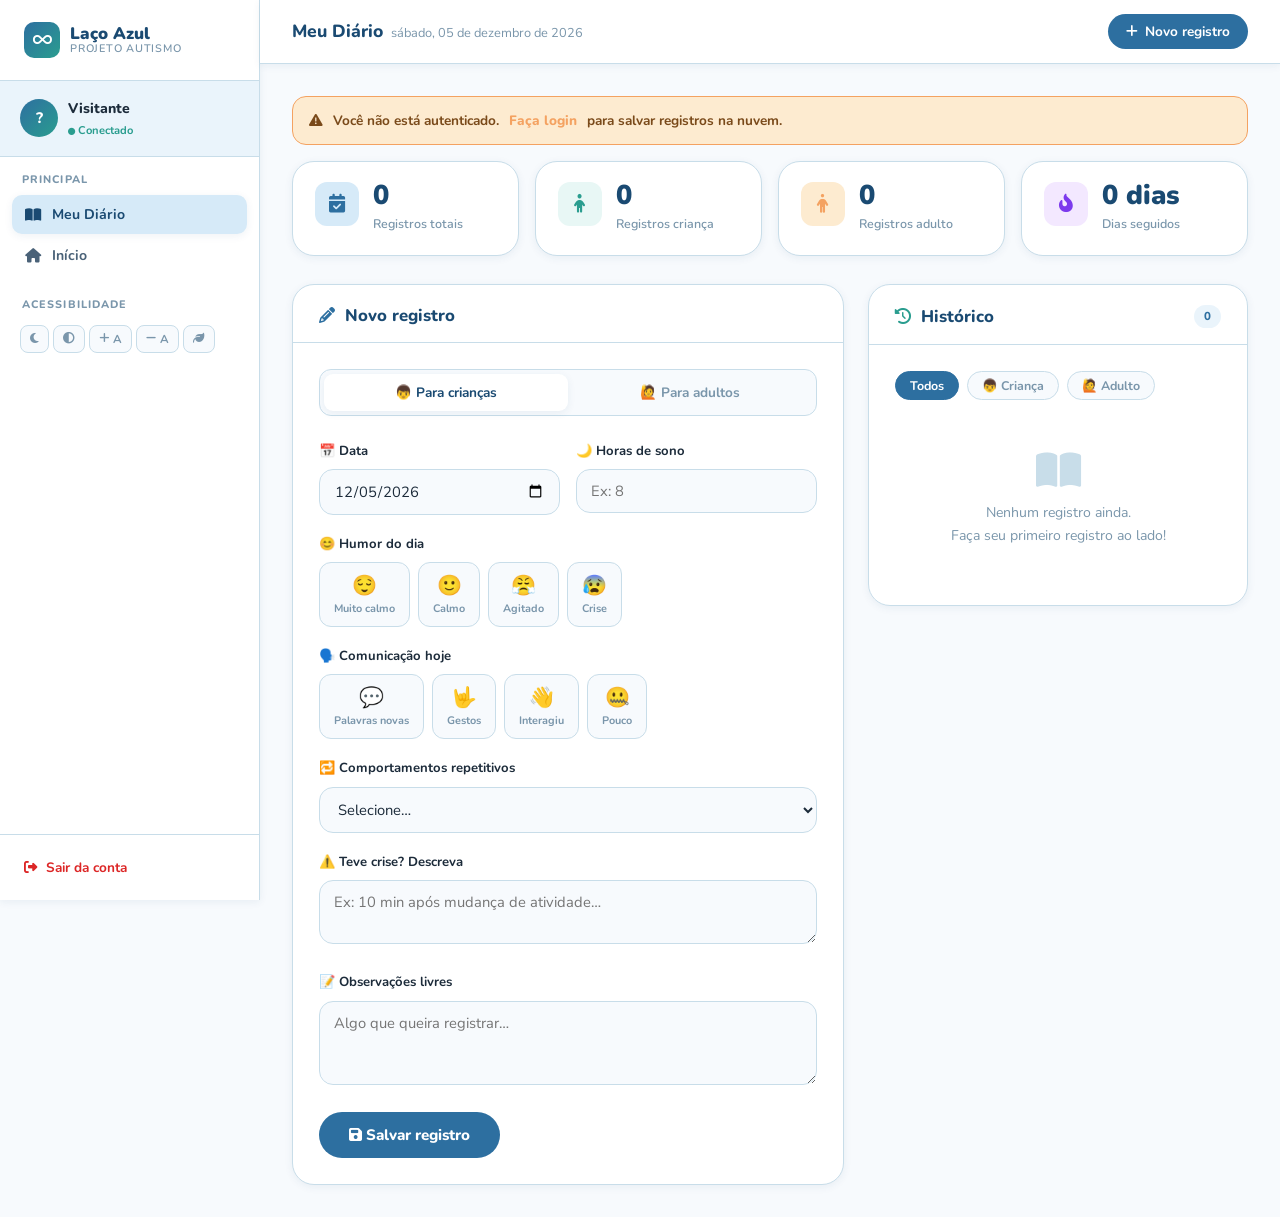
<file: diario.html>
<!DOCTYPE html>
<html lang="pt-BR">
<head>
  <meta charset="UTF-8" />
  <meta name="viewport" content="width=device-width, initial-scale=1.0" />
  <title>Meu Diário — Laço Azul</title>
  <link rel="preconnect" href="https://fonts.googleapis.com" />
  <link rel="preconnect" href="https://fonts.gstatic.com" crossorigin />
  <link href="https://fonts.googleapis.com/css2?family=Nunito:wght@400;600;700;800;900&family=Nunito+Sans:wght@400;600;700&display=swap" rel="stylesheet" />
  <link rel="stylesheet" href="https://cdnjs.cloudflare.com/ajax/libs/font-awesome/6.5.1/css/all.min.css" />

  <style>
    *, *::before, *::after { margin:0; padding:0; box-sizing:border-box; }

    :root {
      --blue-deep:  #1a4a72;
      --blue-mid:   #2d6fa0;
      --blue-soft:  #4a90c4;
      --blue-pale:  #d6eaf8;
      --blue-ghost: #eaf4fb;
      --teal:       #2a9d8f;
      --teal-light: #a8dcd5;
      --warm:       #f4a261;
      --warm-pale:  #fdebd0;
      --bg:         #f7fafd;
      --surface:    #ffffff;
      --text:       #1c2b3a;
      --text-soft:  #4a6278;
      --text-muted: #7a96ab;
      --border:     #c8dde9;
      --radius:     14px;
      --radius-lg:  22px;
      --shadow-sm:  0 2px 8px rgba(26,74,114,.07);
      --shadow-md:  0 6px 24px rgba(26,74,114,.12);
      --shadow-lg:  0 16px 48px rgba(26,74,114,.15);
      --font:       'Nunito', sans-serif;
      --font-body:  'Nunito Sans', sans-serif;
      --transition: 0.25s ease;
      --sidebar-w:  260px;
      --font-scale: 1;
    }
    [data-theme="dark"] {
      --bg:        #111d26; --surface:  #172330; --text:     #ddeef8;
      --text-soft: #8ab5cc; --text-muted:#5a8099; --border:  #234358;
      --blue-ghost:#172330; --blue-pale:#1e3a50;
      --shadow-sm: 0 2px 8px rgba(0,0,0,.3); --shadow-md:0 6px 24px rgba(0,0,0,.4);
    }
    [data-contrast="high"] {
      --blue-deep:#003d73; --blue-mid:#004f99; --text:#000; --bg:#fff; --surface:#fff; --border:#000;
    }

    html { scroll-behavior: smooth; font-size: calc(16px * var(--font-scale)); }
    body {
      background: var(--bg); color: var(--text);
      font-family: var(--font-body); line-height:1.7;
      transition: background var(--transition), color var(--transition);
      min-height: 100vh; display: flex;
    }
    a { color: var(--blue-mid); text-decoration: none; }
    h1,h2,h3,h4 { font-family: var(--font); color: var(--text); line-height:1.25; }

    /* ── SIDEBAR ────────────────────── */
    .sidebar {
      width: var(--sidebar-w); flex-shrink: 0;
      background: var(--surface);
      border-right: 1px solid var(--border);
      height: 100vh; position: sticky; top: 0;
      display: flex; flex-direction: column;
      box-shadow: var(--shadow-sm);
      overflow-y: auto;
      transition: transform var(--transition);
    }
    .sidebar-brand {
      padding: 22px 24px;
      display: flex; align-items: center; gap: 10px;
      border-bottom: 1px solid var(--border);
    }
    .logo-icon {
      width: 36px; height: 36px;
      background: linear-gradient(135deg, var(--blue-mid), var(--teal));
      border-radius: 10px;
      display: flex; align-items: center; justify-content: center;
      color: #fff; font-size: .95rem; flex-shrink: 0;
    }
    .logo-text {
      font-family: var(--font); font-weight: 900;
      font-size: 1.05rem; color: var(--blue-deep); line-height: 1.1;
    }
    .logo-text span {
      display: block; font-size: .68rem; font-weight: 600;
      color: var(--text-muted); text-transform: uppercase; letter-spacing: .07em;
    }

    .sidebar-user {
      padding: 16px 20px;
      display: flex; align-items: center; gap: 10px;
      border-bottom: 1px solid var(--border);
      background: var(--blue-ghost);
    }
    .user-avatar {
      width: 38px; height: 38px; border-radius: 50%;
      background: linear-gradient(135deg, var(--blue-mid), var(--teal));
      display: flex; align-items: center; justify-content: center;
      color: #fff; font-family: var(--font); font-weight: 800; font-size: .95rem;
      flex-shrink: 0;
    }
    .user-info { min-width: 0; }
    .user-name {
      font-family: var(--font); font-weight: 800; font-size: .88rem;
      color: var(--text); white-space: nowrap; overflow: hidden; text-overflow: ellipsis;
    }
    .user-badge {
      font-size: .7rem; color: var(--teal); font-family: var(--font); font-weight: 700;
    }

    .sidebar-nav {
      padding: 14px 12px; flex: 1;
    }
    .nav-group { margin-bottom: 18px; }
    .nav-group-label {
      font-family: var(--font); font-size: .68rem; font-weight: 800;
      text-transform: uppercase; letter-spacing: .1em;
      color: var(--text-muted); padding: 0 10px; margin-bottom: 6px;
    }
    .nav-item {
      display: flex; align-items: center; gap: 10px;
      padding: 10px 12px; border-radius: 10px;
      font-family: var(--font); font-weight: 700; font-size: .88rem;
      color: var(--text-soft); cursor: pointer;
      transition: all var(--transition);
      border: none; background: none; width: 100%; text-align: left;
      text-decoration: none;
    }
    .nav-item i { width: 18px; text-align: center; font-size: .9rem; }
    .nav-item:hover { background: var(--blue-ghost); color: var(--blue-deep); }
    .nav-item.active {
      background: var(--blue-pale); color: var(--blue-deep);
      box-shadow: var(--shadow-sm);
    }
    .nav-item .badge {
      margin-left: auto; background: var(--blue-mid);
      color: #fff; border-radius: 30px; padding: 1px 8px;
      font-size: .68rem; font-weight: 800;
    }

    .sidebar-footer {
      padding: 14px 12px;
      border-top: 1px solid var(--border);
      display: flex; flex-direction: column; gap: 4px;
    }
    .a11y-row {
      display: flex; gap: 4px; flex-wrap: wrap; padding: 4px 8px;
    }
    .a11y-btn {
      background: var(--bg); border: 1px solid var(--border);
      border-radius: 8px; padding: 5px 9px;
      font-family: var(--font); font-size: .72rem; font-weight: 700;
      color: var(--text-muted); cursor: pointer;
      display: flex; align-items: center; gap: 4px;
      transition: all var(--transition);
    }
    .a11y-btn:hover { border-color: var(--blue-soft); color: var(--blue-mid); background: var(--blue-ghost); }
    .a11y-btn.active { background: var(--warm-pale); color: var(--warm); border-color: var(--warm); }
    .logout-btn {
      display: flex; align-items: center; gap: 8px;
      padding: 9px 12px; border-radius: 10px;
      font-family: var(--font); font-weight: 700; font-size: .85rem;
      color: #dc2626; cursor: pointer;
      background: none; border: none; width: 100%;
      transition: background var(--transition);
    }
    .logout-btn:hover { background: #fef2f2; }

    /* ── MAIN CONTENT ───────────────── */
    .main-wrap { flex: 1; min-width: 0; display: flex; flex-direction: column; }

    /* Top bar */
    .topbar {
      background: var(--surface); border-bottom: 1px solid var(--border);
      padding: 0 32px; height: 64px;
      display: flex; align-items: center; gap: 14px;
      position: sticky; top: 0; z-index: 100;
      box-shadow: var(--shadow-sm);
    }
    .topbar-title {
      font-family: var(--font); font-weight: 800; font-size: 1.1rem; color: var(--blue-deep);
    }
    .topbar-sub { font-size: .8rem; color: var(--text-muted); margin-left: 4px; }
    .topbar-actions { margin-left: auto; display: flex; gap: 8px; align-items: center; }
    .btn-new {
      background: var(--blue-mid); color: #fff;
      padding: 8px 18px; border-radius: 30px;
      font-family: var(--font); font-weight: 700; font-size: .85rem;
      border: none; cursor: pointer;
      display: flex; align-items: center; gap: 7px;
      transition: all var(--transition);
    }
    .btn-new:hover { background: var(--blue-deep); transform: translateY(-1px); box-shadow: var(--shadow-sm); }
    .burger-btn {
      display: none; background: none; border: none;
      color: var(--text); font-size: 1.3rem; cursor: pointer; padding: 6px;
    }

    /* Page body */
    .page-body { padding: 32px; flex: 1; }

    /* Stats row */
    .stats-row {
      display: grid; grid-template-columns: repeat(4, 1fr);
      gap: 16px; margin-bottom: 28px;
    }
    .stat-card {
      background: var(--surface); border: 1px solid var(--border);
      border-radius: var(--radius-lg); padding: 20px 22px;
      display: flex; align-items: flex-start; gap: 14px;
      box-shadow: var(--shadow-sm); transition: all var(--transition);
    }
    .stat-card:hover { transform: translateY(-2px); box-shadow: var(--shadow-md); }
    .stat-icon {
      width: 44px; height: 44px; border-radius: 12px;
      display: flex; align-items: center; justify-content: center;
      font-size: 1.15rem; flex-shrink: 0;
    }
    .stat-icon.blue { background: var(--blue-pale); color: var(--blue-mid); }
    .stat-icon.teal { background: #e8f7f5; color: var(--teal); }
    .stat-icon.warm { background: var(--warm-pale); color: var(--warm); }
    .stat-icon.purple { background: #f3e8ff; color: #7c3aed; }
    .stat-val {
      font-family: var(--font); font-weight: 900; font-size: 1.7rem;
      color: var(--blue-deep); line-height: 1; margin-bottom: 4px;
    }
    .stat-label { font-size: .78rem; color: var(--text-muted); font-family: var(--font); font-weight: 600; }

    /* Content grid */
    .content-grid {
      display: grid; grid-template-columns: 1fr 380px;
      gap: 24px; align-items: start;
    }

    /* ── CARD ── */
    .card {
      background: var(--surface); border: 1px solid var(--border);
      border-radius: var(--radius-lg); box-shadow: var(--shadow-sm);
      overflow: hidden;
    }
    .card-header {
      padding: 20px 26px 16px;
      border-bottom: 1px solid var(--border);
      display: flex; align-items: center; gap: 10px;
    }
    .card-header h2 {
      font-family: var(--font); font-weight: 800; font-size: 1.05rem; color: var(--blue-deep);
    }
    .card-header .card-badge {
      margin-left: auto; background: var(--blue-ghost);
      color: var(--blue-mid); border-radius: 30px;
      padding: 2px 10px; font-family: var(--font); font-size: .72rem; font-weight: 800;
    }
    .card-body { padding: 26px; }

    /* ── FORM TABS ── */
    .form-tabs {
      display: flex; gap: 0;
      background: var(--bg); border: 1.5px solid var(--border);
      border-radius: 12px; padding: 4px; margin-bottom: 24px;
    }
    .form-tab {
      flex: 1; padding: 9px 14px;
      background: none; border: none; border-radius: 9px;
      font-family: var(--font); font-weight: 700; font-size: .85rem;
      color: var(--text-muted); cursor: pointer;
      transition: all var(--transition);
    }
    .form-tab.active {
      background: var(--surface); color: var(--blue-deep);
      box-shadow: var(--shadow-sm);
    }

    .form-panel { display: none; }
    .form-panel.active { display: block; animation: fadeIn .25s ease; }
    @keyframes fadeIn { from{opacity:0;transform:translateY(6px)} to{opacity:1;transform:translateY(0)} }

    /* Fields */
    .diary-field { margin-bottom: 18px; }
    .diary-field label {
      display: block; font-family: var(--font); font-weight: 700;
      font-size: .82rem; color: var(--text); margin-bottom: 7px;
    }
    .diary-field input[type="date"],
    .diary-field input[type="number"],
    .diary-field select,
    .diary-field textarea {
      width: 100%; padding: 11px 14px;
      border: 1.5px solid var(--border); border-radius: var(--radius);
      background: var(--bg); color: var(--text);
      font-family: var(--font-body); font-size: .92rem;
      outline: none; resize: vertical;
      transition: border-color var(--transition), box-shadow var(--transition);
    }
    .diary-field input:focus, .diary-field select:focus, .diary-field textarea:focus {
      border-color: var(--blue-mid);
      box-shadow: 0 0 0 3px rgba(45,111,160,.1);
    }

    .field-row { display: grid; grid-template-columns: 1fr 1fr; gap: 16px; }

    /* Emoji picker */
    .emoji-row { display: flex; gap: 8px; flex-wrap: wrap; }
    .emoji-btn {
      background: var(--bg); border: 1.5px solid var(--border);
      border-radius: 12px; padding: 10px 14px; cursor: pointer;
      font-size: 1.25rem; display: flex; flex-direction: column;
      align-items: center; gap: 4px;
      transition: all var(--transition);
    }
    .emoji-btn span { font-size: .68rem; font-family: var(--font); font-weight: 700; color: var(--text-muted); }
    .emoji-btn.selected { border-color: var(--blue-mid); background: var(--blue-pale); }
    .emoji-btn:hover { transform: scale(1.05); border-color: var(--blue-soft); }

    /* Range */
    .range-wrap { display: flex; align-items: center; gap: 12px; }
    .range-wrap input[type="range"] {
      flex: 1; appearance: none; height: 6px;
      background: var(--blue-pale); border-radius: 3px; outline: none; border: none; padding: 0;
    }
    .range-wrap input[type="range"]::-webkit-slider-thumb {
      appearance: none; width: 18px; height: 18px;
      background: var(--blue-mid); border-radius: 50%; cursor: pointer;
    }
    .range-val { font-family: var(--font); font-weight: 800; color: var(--blue-deep); min-width: 26px; text-align: center; }

    /* Save button */
    .btn-save {
      background: var(--blue-mid); color: #fff; border: none;
      border-radius: 30px; padding: 13px 30px;
      font-family: var(--font); font-weight: 800; font-size: .95rem;
      cursor: pointer; display: flex; align-items: center; gap: 8px;
      transition: all var(--transition); position: relative;
    }
    .btn-save:hover { background: var(--blue-deep); transform: translateY(-1px); box-shadow: var(--shadow-md); }
    .btn-save:disabled { opacity: .6; cursor: not-allowed; transform: none; }
    .btn-save .spinner {
      display: none; width: 16px; height: 16px;
      border: 2.5px solid rgba(255,255,255,.4);
      border-top-color: #fff; border-radius: 50%;
      animation: spin .7s linear infinite;
    }
    .btn-save.loading .btn-text { display: none; }
    .btn-save.loading .spinner { display: block; }
    @keyframes spin { to{transform:rotate(360deg)} }

    .save-feedback {
      display: none; margin-top: 14px; padding: 12px 16px;
      border-radius: var(--radius); font-family: var(--font);
      font-weight: 700; font-size: .88rem;
      align-items: center; gap: 8px;
    }
    .save-feedback.show { display: flex; animation: fadeIn .25s ease; }
    .save-feedback.ok { background: #d1fae5; color: #065f46; }
    .save-feedback.err { background: #fef2f2; color: #991b1b; }

    /* ── HISTORY SIDEBAR ── */
    .history-card { position: sticky; top: 88px; }

    /* Filter */
    .filter-row {
      display: flex; gap: 8px; margin-bottom: 18px; flex-wrap: wrap;
    }
    .filter-btn {
      padding: 5px 14px; border-radius: 30px;
      border: 1.5px solid var(--border); background: var(--bg);
      font-family: var(--font); font-weight: 700; font-size: .78rem;
      color: var(--text-muted); cursor: pointer;
      transition: all var(--transition);
    }
    .filter-btn.active { background: var(--blue-mid); color: #fff; border-color: var(--blue-mid); }

    /* Entry list */
    .entry-list { display: flex; flex-direction: column; gap: 10px; max-height: 520px; overflow-y: auto; }
    .entry-item {
      background: var(--bg); border: 1px solid var(--border);
      border-radius: var(--radius); padding: 14px 16px;
      cursor: pointer; transition: all var(--transition);
    }
    .entry-item:hover { border-color: var(--blue-soft); box-shadow: var(--shadow-sm); background: var(--blue-ghost); }
    .entry-top {
      display: flex; align-items: center; justify-content: space-between;
      margin-bottom: 5px;
    }
    .entry-date {
      font-family: var(--font); font-weight: 800; font-size: .82rem; color: var(--blue-deep);
    }
    .entry-tipo {
      font-family: var(--font); font-size: .68rem; font-weight: 800;
      text-transform: uppercase; letter-spacing: .06em;
      padding: 2px 8px; border-radius: 6px;
    }
    .tipo-crianca { background: #fce7f3; color: #831843; }
    .tipo-adulto { background: var(--blue-pale); color: var(--blue-deep); }
    .entry-summary { font-size: .82rem; color: var(--text-soft); line-height: 1.5; }

    .empty-state {
      text-align: center; padding: 32px 20px;
      color: var(--text-muted); font-family: var(--font);
    }
    .empty-state i { font-size: 2.5rem; display: block; margin-bottom: 12px; color: var(--border); }
    .empty-state p { font-size: .88rem; line-height: 1.6; }

    /* Loading skeleton */
    .skeleton {
      background: linear-gradient(90deg, var(--border) 25%, var(--bg) 50%, var(--border) 75%);
      background-size: 200% 100%;
      animation: shimmer 1.5s infinite;
      border-radius: 8px; height: 14px; margin-bottom: 8px;
    }
    @keyframes shimmer { to { background-position: -200% 0; } }

    /* Modal overlay */
    .modal-overlay {
      display: none; position: fixed; inset: 0;
      background: rgba(0,0,0,.45); z-index: 300;
      align-items: center; justify-content: center;
      padding: 20px;
    }
    .modal-overlay.open { display: flex; animation: fadeIn .2s ease; }
    .modal {
      background: var(--surface); border-radius: var(--radius-lg);
      border: 1px solid var(--border); box-shadow: var(--shadow-lg);
      width: 100%; max-width: 540px; max-height: 80vh; overflow-y: auto;
    }
    .modal-header {
      padding: 20px 24px 16px;
      border-bottom: 1px solid var(--border);
      display: flex; align-items: center; justify-content: space-between;
    }
    .modal-header h3 { font-family: var(--font); font-weight: 800; font-size: 1rem; color: var(--blue-deep); }
    .modal-close {
      background: none; border: none; color: var(--text-muted);
      cursor: pointer; font-size: 1.1rem; padding: 4px;
      transition: color var(--transition);
    }
    .modal-close:hover { color: var(--text); }
    .modal-body { padding: 24px; }
    .modal-field { margin-bottom: 14px; }
    .modal-field label { display: block; font-family: var(--font); font-weight: 700; font-size: .8rem; color: var(--text-muted); margin-bottom: 4px; }
    .modal-field p { font-size: .9rem; color: var(--text); line-height: 1.6; }
    .modal-del-btn {
      background: #fef2f2; color: #dc2626; border: 1px solid #fecaca;
      border-radius: 10px; padding: 9px 18px;
      font-family: var(--font); font-weight: 700; font-size: .82rem;
      cursor: pointer; display: flex; align-items: center; gap: 6px;
      margin-top: 20px; transition: all var(--transition);
    }
    .modal-del-btn:hover { background: #dc2626; color: #fff; }

    /* Alert */
    .alert {
      border-radius: var(--radius); padding: 12px 16px;
      font-family: var(--font); font-size: .85rem; font-weight: 700;
      display: none; align-items: center; gap: 10px;
      margin-bottom: 16px;
    }
    .alert.show { display: flex; animation: fadeIn .25s ease; }
    .alert-warn { background: var(--warm-pale); border: 1.5px solid var(--warm); color: #7a4a1a; }
    .alert-info { background: var(--blue-ghost); border: 1.5px solid var(--blue-pale); color: var(--blue-deep); }

    /* ── RESPONSIVE ── */
    @media (max-width: 1100px) {
      .stats-row { grid-template-columns: repeat(2, 1fr); }
      .content-grid { grid-template-columns: 1fr; }
      .history-card { position: static; }
    }
    @media (max-width: 780px) {
      .sidebar { position: fixed; left: 0; top: 0; z-index: 200; transform: translateX(-100%); }
      .sidebar.open { transform: translateX(0); box-shadow: var(--shadow-lg); }
      .burger-btn { display: flex; }
      .page-body { padding: 20px 16px; }
      .topbar { padding: 0 16px; }
      .stats-row { grid-template-columns: 1fr 1fr; gap: 10px; }
      .field-row { grid-template-columns: 1fr; }
    }
    @media (max-width: 480px) {
      .stats-row { grid-template-columns: 1fr; }
    }
    .sidebar-overlay {
      display: none; position: fixed; inset: 0;
      background: rgba(0,0,0,.4); z-index: 190;
    }
    .sidebar-overlay.open { display: block; }
  </style>
</head>
<body>

<!-- SIDEBAR OVERLAY (mobile) -->
<div class="sidebar-overlay" id="sidebarOverlay" onclick="closeSidebar()"></div>

<!-- ── SIDEBAR ─────────────────────────────────────────── -->
<aside class="sidebar" id="sidebar" aria-label="Menu lateral">
  <div class="sidebar-brand">
    <div class="logo-icon"><i class="fa-solid fa-infinity"></i></div>
    <div class="logo-text">Laço Azul <span>Projeto Autismo</span></div>
  </div>

  <div class="sidebar-user">
    <div class="user-avatar" id="sidebarAvatar">?</div>
    <div class="user-info">
      <div class="user-name" id="sidebarUsername">Carregando…</div>
      <div class="user-badge"><i class="fa-solid fa-circle" style="font-size:.45rem;"></i> Conectado</div>
    </div>
  </div>

  <nav class="sidebar-nav" aria-label="Navegação do app">
    <div class="nav-group">
      <div class="nav-group-label">Principal</div>
      <button class="nav-item active" onclick="showView('diario')">
        <i class="fa-solid fa-book-open"></i> Meu Diário
      </button>
      <a class="nav-item" href="index.html">
        <i class="fa-solid fa-house"></i> Início
      </a>
    </div>
    <div class="nav-group">
      <div class="nav-group-label">Acessibilidade</div>
      <div class="a11y-row">
        <button class="a11y-btn" onclick="toggleDark()" id="btnDark"><i class="fa-solid fa-moon"></i></button>
        <button class="a11y-btn" onclick="toggleContrast()" id="btnContrast"><i class="fa-solid fa-circle-half-stroke"></i></button>
        <button class="a11y-btn" onclick="changeFont(1)" title="Aumentar texto"><i class="fa-solid fa-plus"></i> A</button>
        <button class="a11y-btn" onclick="changeFont(-1)" title="Diminuir texto"><i class="fa-solid fa-minus"></i> A</button>
        <button class="a11y-btn" onclick="toggleCalm()" id="btnCalm" title="Modo calmo"><i class="fa-solid fa-leaf"></i></button>
      </div>
    </div>
  </nav>

  <div class="sidebar-footer">
    <button class="logout-btn" onclick="logout()">
      <i class="fa-solid fa-right-from-bracket"></i> Sair da conta
    </button>
  </div>
</aside>

<!-- ── MAIN WRAP ─────────────────────────────────────────── -->
<div class="main-wrap">

  <!-- Topbar -->
  <div class="topbar" role="banner">
    <button class="burger-btn" onclick="openSidebar()" aria-label="Abrir menu">
      <i class="fa-solid fa-bars"></i>
    </button>
    <div>
      <span class="topbar-title">Meu Diário</span>
      <span class="topbar-sub" id="topbarDate"></span>
    </div>
    <div class="topbar-actions">
      <button class="btn-new" onclick="scrollToForm()">
        <i class="fa-solid fa-plus"></i> Novo registro
      </button>
    </div>
  </div>

  <!-- Body -->
  <main class="page-body" id="main" aria-label="Conteúdo principal">

    <!-- Auth warning -->
    <div class="alert alert-warn" id="authWarn">
      <i class="fa-solid fa-triangle-exclamation"></i>
      Você não está autenticado. <a href="login.html" style="color:var(--warm);font-weight:800;">Faça login</a> para salvar registros na nuvem.
    </div>

    <!-- Stats -->
    <div class="stats-row" id="statsRow">
      <div class="stat-card">
        <div class="stat-icon blue"><i class="fa-solid fa-calendar-check"></i></div>
        <div>
          <div class="stat-val" id="statTotal">–</div>
          <div class="stat-label">Registros totais</div>
        </div>
      </div>
      <div class="stat-card">
        <div class="stat-icon teal"><i class="fa-solid fa-child"></i></div>
        <div>
          <div class="stat-val" id="statCrianca">–</div>
          <div class="stat-label">Registros criança</div>
        </div>
      </div>
      <div class="stat-card">
        <div class="stat-icon warm"><i class="fa-solid fa-person"></i></div>
        <div>
          <div class="stat-val" id="statAdulto">–</div>
          <div class="stat-label">Registros adulto</div>
        </div>
      </div>
      <div class="stat-card">
        <div class="stat-icon purple"><i class="fa-solid fa-fire-flame-curved"></i></div>
        <div>
          <div class="stat-val" id="statStreak">–</div>
          <div class="stat-label">Dias seguidos</div>
        </div>
      </div>
    </div>

    <!-- Content grid -->
    <div class="content-grid">

      <!-- FORM CARD -->
      <div class="card" id="formCard">
        <div class="card-header">
          <i class="fa-solid fa-pencil" style="color:var(--blue-mid)"></i>
          <h2>Novo registro</h2>
        </div>
        <div class="card-body">
          <div class="form-tabs" role="tablist">
            <button class="form-tab active" role="tab" onclick="switchFormTab('crianca', this)" id="tabCrianca">
              👦 Para crianças
            </button>
            <button class="form-tab" role="tab" onclick="switchFormTab('adulto', this)" id="tabAdulto">
              🙋 Para adultos
            </button>
          </div>

          <!-- ── CRIANÇA ── -->
          <div class="form-panel active" id="panel-crianca">
            <div class="field-row">
              <div class="diary-field">
                <label for="c-data">📅 Data</label>
                <input type="date" id="c-data" />
              </div>
              <div class="diary-field">
                <label for="c-sono">🌙 Horas de sono</label>
                <input type="number" id="c-sono" min="0" max="24" placeholder="Ex: 8" />
              </div>
            </div>
            <div class="diary-field">
              <label>😊 Humor do dia</label>
              <div class="emoji-row" role="group">
                <button class="emoji-btn" onclick="selectEmoji(this,'c-humor')" data-val="muito-calmo">😌<span>Muito calmo</span></button>
                <button class="emoji-btn" onclick="selectEmoji(this,'c-humor')" data-val="calmo">🙂<span>Calmo</span></button>
                <button class="emoji-btn" onclick="selectEmoji(this,'c-humor')" data-val="agitado">😤<span>Agitado</span></button>
                <button class="emoji-btn" onclick="selectEmoji(this,'c-humor')" data-val="crise">😰<span>Crise</span></button>
              </div>
            </div>
            <div class="diary-field">
              <label>🗣️ Comunicação hoje</label>
              <div class="emoji-row" role="group">
                <button class="emoji-btn" onclick="selectEmoji(this,'c-comun')" data-val="palavras">💬<span>Palavras novas</span></button>
                <button class="emoji-btn" onclick="selectEmoji(this,'c-comun')" data-val="gestos">🤟<span>Gestos</span></button>
                <button class="emoji-btn" onclick="selectEmoji(this,'c-comun')" data-val="interagiu">👋<span>Interagiu</span></button>
                <button class="emoji-btn" onclick="selectEmoji(this,'c-comun')" data-val="pouco">🤐<span>Pouco</span></button>
              </div>
            </div>
            <div class="diary-field">
              <label for="c-comport">🔁 Comportamentos repetitivos</label>
              <select id="c-comport">
                <option value="">Selecione…</option>
                <option value="baixo">Baixa frequência</option>
                <option value="medio">Frequência média</option>
                <option value="alto">Alta frequência</option>
              </select>
            </div>
            <div class="diary-field">
              <label for="c-crise">⚠️ Teve crise? Descreva</label>
              <textarea id="c-crise" rows="2" placeholder="Ex: 10 min após mudança de atividade…"></textarea>
            </div>
            <div class="diary-field">
              <label for="c-obs">📝 Observações livres</label>
              <textarea id="c-obs" rows="3" placeholder="Algo que queira registrar…"></textarea>
            </div>
            <button class="btn-save" id="btnSaveCrianca" onclick="saveEntry('crianca')">
              <span class="btn-text"><i class="fa-solid fa-floppy-disk"></i> Salvar registro</span>
              <div class="spinner"></div>
            </button>
            <div class="save-feedback" id="fb-crianca"></div>
          </div>

          <!-- ── ADULTO ── -->
          <div class="form-panel" id="panel-adulto">
            <div class="field-row">
              <div class="diary-field">
                <label for="a-data">📅 Data</label>
                <input type="date" id="a-data" />
              </div>
            </div>
            <div class="diary-field">
              <label for="a-social">🧍 Energia social (0 = esgotado / 10 = pleno)</label>
              <div class="range-wrap">
                <input type="range" id="a-social" min="0" max="10" value="5" oninput="document.getElementById('a-social-v').textContent=this.value" />
                <span class="range-val" id="a-social-v">5</span>
              </div>
            </div>
            <div class="diary-field">
              <label for="a-sens">🎧 Sensibilidade sensorial (0 = baixa / 10 = intensa)</label>
              <div class="range-wrap">
                <input type="range" id="a-sens" min="0" max="10" value="5" oninput="document.getElementById('a-sens-v').textContent=this.value" />
                <span class="range-val" id="a-sens-v">5</span>
              </div>
            </div>
            <div class="diary-field">
              <label for="a-foco">🎯 Foco e produtividade (0 = zero / 10 = excelente)</label>
              <div class="range-wrap">
                <input type="range" id="a-foco" min="0" max="10" value="5" oninput="document.getElementById('a-foco-v').textContent=this.value" />
                <span class="range-val" id="a-foco-v">5</span>
              </div>
            </div>
            <div class="diary-field">
              <label for="a-stress">😮 Situação que gerou estresse (opcional)</label>
              <textarea id="a-stress" rows="2" placeholder="Ex: reunião barulhenta, mudança de planos…"></textarea>
            </div>
            <div class="diary-field">
              <label for="a-estrategia">✅ Estratégia usada para se regular</label>
              <textarea id="a-estrategia" rows="2" placeholder="Ex: saí por 10 min, usei fone de ouvido…"></textarea>
            </div>
            <div class="diary-field">
              <label for="a-obs">📝 Observações</label>
              <textarea id="a-obs" rows="2" placeholder="Qualquer anotação importante…"></textarea>
            </div>
            <button class="btn-save" id="btnSaveAdulto" onclick="saveEntry('adulto')">
              <span class="btn-text"><i class="fa-solid fa-floppy-disk"></i> Salvar registro</span>
              <div class="spinner"></div>
            </button>
            <div class="save-feedback" id="fb-adulto"></div>
          </div>
        </div>
      </div>

      <!-- HISTORY CARD -->
      <div class="card history-card">
        <div class="card-header">
          <i class="fa-solid fa-clock-rotate-left" style="color:var(--teal)"></i>
          <h2>Histórico</h2>
          <span class="card-badge" id="histCount">0</span>
        </div>
        <div class="card-body">
          <div class="filter-row">
            <button class="filter-btn active" onclick="filterEntries('all', this)">Todos</button>
            <button class="filter-btn" onclick="filterEntries('crianca', this)">👦 Criança</button>
            <button class="filter-btn" onclick="filterEntries('adulto', this)">🙋 Adulto</button>
          </div>
          <div class="entry-list" id="entryList" aria-live="polite">
            <div style="padding:8px 0">
              <div class="skeleton" style="width:60%;height:12px"></div>
              <div class="skeleton" style="width:85%;height:12px"></div>
              <div class="skeleton" style="width:70%;height:12px"></div>
            </div>
          </div>
        </div>
      </div>

    </div><!-- /content-grid -->
  </main>
</div><!-- /main-wrap -->

<!-- ENTRY DETAIL MODAL -->
<div class="modal-overlay" id="detailModal" role="dialog" aria-modal="true" aria-labelledby="modalTitle">
  <div class="modal">
    <div class="modal-header">
      <h3 id="modalTitle">Detalhes do registro</h3>
      <button class="modal-close" onclick="closeModal()" aria-label="Fechar"><i class="fa-solid fa-xmark"></i></button>
    </div>
    <div class="modal-body" id="modalBody"></div>
  </div>
</div>

<script>
// ── CONFIG ──────────────────────────────────────────────────────────────────
const API = 'http://localhost:8000';
let allEntries = [];
let currentFilter = 'all';

// ── TOKEN ────────────────────────────────────────────────────────────────────
function getToken() {
  return localStorage.getItem('access_token') || sessionStorage.getItem('access_token');
}
function authHeaders() {
  const t = getToken();
  return t ? { 'Authorization': `Bearer ${t}`, 'Content-Type': 'application/json' } : { 'Content-Type': 'application/json' };
}

// ── INIT ─────────────────────────────────────────────────────────────────────
document.addEventListener('DOMContentLoaded', async () => {
  // Set today's date on inputs
  const today = new Date().toISOString().split('T')[0];
  ['c-data','a-data'].forEach(id => { const el=document.getElementById(id); if(el) el.value=today; });

  // Topbar date
  const d = new Date();
  document.getElementById('topbarDate').textContent =
    d.toLocaleDateString('pt-BR', { weekday:'long', day:'2-digit', month:'long', year:'numeric' });

  // Restore a11y prefs
  if(localStorage.getItem('theme')==='dark') applyDark();
  const fs = parseFloat(localStorage.getItem('fontScale') || '1');
  fontScale = fs; document.documentElement.style.setProperty('--font-scale', fontScale);

  // Auth check
  const token = getToken();
  if(!token) {
    document.getElementById('authWarn').classList.add('show');
    loadSidebarUser(null);
    renderEmptyHistory();
    setStats(0,0,0,0);
    return;
  }

  // Load user info
  await loadSidebarUser(token);
  // Load entries
  await loadEntries();
});

// ── LOGOUT / SESSÃO INVÁLIDA ─────────────────────────────────────────────────
function clearSession() {
  localStorage.removeItem('access_token');
  localStorage.removeItem('token_type');
  sessionStorage.removeItem('access_token');
  sessionStorage.removeItem('token_type');
}

function showLoggedOutState() {
  clearSession();
  document.getElementById('authWarn').classList.add('show');
  document.getElementById('sidebarUsername').textContent = 'Visitante';
  document.getElementById('sidebarAvatar').textContent = '?';
}

// ── USER INFO ────────────────────────────────────────────────────────────────
async function loadSidebarUser(token) {
  if(!token) {
    document.getElementById('sidebarUsername').textContent = 'Visitante';
    document.getElementById('sidebarAvatar').textContent = '?';
    return;
  }
  try {
    const res = await fetch(`${API}/users/me`, { headers: authHeaders() });
    if(res.ok) {
      const user = await res.json();
      document.getElementById('sidebarUsername').textContent = user.username;
      document.getElementById('sidebarAvatar').textContent = user.username[0].toUpperCase();
      return;
    }
    if(res.status === 401) {
      // Token inválido ou expirado: não dá para confiar nele. Encerra a sessão.
      showLoggedOutState();
      return;
    }
  } catch (e) {
    // Sem conexão com o servidor — mantém o nome anterior, se houver.
  }
}

// ── LOAD ENTRIES ─────────────────────────────────────────────────────────────
async function loadEntries() {
  try {
    const res = await fetch(`${API}/diario/`, { headers: authHeaders() });
    if(res.status === 401) {
      showLoggedOutState();
      renderEmptyHistory(); setStats(0,0,0,0); return;
    }
    const data = await res.json();
    allEntries = data.entries || [];
    renderHistory();
    computeStats();
  } catch(e) {
    document.getElementById('entryList').innerHTML =
      `<div class="empty-state"><i class="fa-solid fa-wifi-slash"></i><p>Não foi possível conectar ao servidor.</p></div>`;
    setStats(0,0,0,0);
  }
}

// ── RENDER HISTORY ───────────────────────────────────────────────────────────
function renderHistory() {
  const filtered = currentFilter === 'all'
    ? allEntries
    : allEntries.filter(e => e.tipo === currentFilter);

  document.getElementById('histCount').textContent = filtered.length;

  if(!filtered.length) { renderEmptyHistory(); return; }

  document.getElementById('entryList').innerHTML = filtered.map(e => {
    const parsed = safeJson(e.conteudo);
    const summary = buildSummary(e.tipo, parsed);
    const dateStr = formatDate(e.data);
    return `<div class="entry-item" onclick="openModal(${e.id})" role="button" tabindex="0"
      onkeypress="if(event.key==='Enter')openModal(${e.id})">
      <div class="entry-top">
        <span class="entry-date">${dateStr}</span>
        <span class="entry-tipo ${e.tipo === 'crianca' ? 'tipo-crianca' : 'tipo-adulto'}">
          ${e.tipo === 'crianca' ? '👦 Criança' : '🙋 Adulto'}
        </span>
      </div>
      <div class="entry-summary">${summary}</div>
    </div>`;
  }).join('');
}

function renderEmptyHistory() {
  document.getElementById('entryList').innerHTML =
    `<div class="empty-state">
      <i class="fa-solid fa-book-open"></i>
      <p>Nenhum registro ainda.<br>Faça seu primeiro registro ao lado!</p>
    </div>`;
  document.getElementById('histCount').textContent = '0';
}

function buildSummary(tipo, data) {
  if(!data) return 'Registro salvo.';
  if(tipo === 'crianca') {
    const parts = [];
    if(data.humor) parts.push({ 'muito-calmo':'😌 Muito calmo','calmo':'🙂 Calmo','agitado':'😤 Agitado','crise':'😰 Crise' }[data.humor] || data.humor);
    if(data.sono) parts.push(`🌙 ${data.sono}h sono`);
    if(data.comun) parts.push({ 'palavras':'💬 Palavras','gestos':'🤟 Gestos','interagiu':'👋 Interagiu','pouco':'🤐 Pouco' }[data.comun] || data.comun);
    return parts.join(' · ') || 'Registro salvo.';
  } else {
    const parts = [];
    if(data.social !== undefined) parts.push(`🧍 Energia: ${data.social}/10`);
    if(data.foco !== undefined) parts.push(`🎯 Foco: ${data.foco}/10`);
    if(data.sens !== undefined) parts.push(`🎧 Sens: ${data.sens}/10`);
    return parts.join(' · ') || 'Registro salvo.';
  }
}

function formatDate(iso) {
  if(!iso) return '—';
  const [y,m,d] = iso.split('-');
  return `${d}/${m}/${y}`;
}

function safeJson(str) {
  try { return JSON.parse(str); } catch { return null; }
}

// ── STATS ────────────────────────────────────────────────────────────────────
function computeStats() {
  const total = allEntries.length;
  const crianca = allEntries.filter(e => e.tipo === 'crianca').length;
  const adulto  = allEntries.filter(e => e.tipo === 'adulto').length;
  // streak: consecutive days with entries up to today
  const dates = [...new Set(allEntries.map(e => e.data))].sort().reverse();
  let streak = 0;
  let cur = new Date(); cur.setHours(0,0,0,0);
  for(const d of dates) {
    const ed = new Date(d + 'T00:00:00');
    const diff = Math.round((cur - ed) / 86400000);
    if(diff <= 1) { streak++; cur = ed; } else break;
  }
  setStats(total, crianca, adulto, streak);
}
function setStats(total, crianca, adulto, streak) {
  document.getElementById('statTotal').textContent = total;
  document.getElementById('statCrianca').textContent = crianca;
  document.getElementById('statAdulto').textContent = adulto;
  document.getElementById('statStreak').textContent = streak + (streak === 1 ? ' dia' : ' dias');
}

// ── FILTER ───────────────────────────────────────────────────────────────────
function filterEntries(type, btn) {
  currentFilter = type;
  document.querySelectorAll('.filter-btn').forEach(b => b.classList.remove('active'));
  btn.classList.add('active');
  renderHistory();
}

// ── FORM TABS ────────────────────────────────────────────────────────────────
function switchFormTab(tipo, btn) {
  document.querySelectorAll('.form-tab').forEach(b => b.classList.remove('active'));
  document.querySelectorAll('.form-panel').forEach(p => p.classList.remove('active'));
  btn.classList.add('active');
  document.getElementById('panel-' + tipo).classList.add('active');
}

function selectEmoji(btn, group) {
  btn.closest('.emoji-row').querySelectorAll('.emoji-btn').forEach(b => b.classList.remove('selected'));
  btn.classList.add('selected');
}

// ── SAVE ─────────────────────────────────────────────────────────────────────
async function saveEntry(tipo) {
  const token = getToken();
  const btnId = tipo === 'crianca' ? 'btnSaveCrianca' : 'btnSaveAdulto';
  const fbId  = 'fb-' + tipo;
  const btn   = document.getElementById(btnId);

  hideFeedback(fbId);

  let conteudo = {};
  let data = '';

  if(tipo === 'crianca') {
    data = document.getElementById('c-data').value;
    const humor = document.querySelector('#panel-crianca .emoji-btn[data-group="c-humor"].selected')?.dataset.val
      || document.querySelector('#panel-crianca .emoji-row:first-of-type .emoji-btn.selected')?.dataset.val || '';
    const comun = document.querySelector('#panel-crianca .emoji-row:nth-of-type(2) .emoji-btn.selected')?.dataset.val || '';
    conteudo = {
      humor, comun,
      sono:     document.getElementById('c-sono').value,
      comport:  document.getElementById('c-comport').value,
      crise:    document.getElementById('c-crise').value,
      obs:      document.getElementById('c-obs').value,
    };
  } else {
    data = document.getElementById('a-data').value;
    conteudo = {
      social:     document.getElementById('a-social').value,
      sens:       document.getElementById('a-sens').value,
      foco:       document.getElementById('a-foco').value,
      stress:     document.getElementById('a-stress').value,
      estrategia: document.getElementById('a-estrategia').value,
      obs:        document.getElementById('a-obs').value,
    };
  }

  if(!data) { showFeedback(fbId, 'Por favor, informe a data do registro.', false); return; }
  if(!token) { showFeedback(fbId, 'Faça login para salvar registros na nuvem.', false); return; }

  btn.disabled = true; btn.classList.add('loading');

  try {
    const res = await fetch(`${API}/diario/`, {
      method: 'POST',
      headers: authHeaders(),
      body: JSON.stringify({ tipo, data, conteudo: JSON.stringify(conteudo) }),
    });

    if(res.status === 401) {
      showLoggedOutState();
      showFeedback(fbId, 'Sua sessão expirou. Faça login novamente para salvar.', false);
      return;
    }

    if(!res.ok) {
      const err = await res.json().catch(()=>({}));
      showFeedback(fbId, err.detail || 'Erro ao salvar. Tente novamente.', false);
      return;
    }

    const entry = await res.json();
    allEntries.unshift(entry);
    renderHistory(); computeStats();
    showFeedback(fbId, 'Registro salvo com sucesso! ✅', true);
    clearForm(tipo);

  } catch(e) {
    showFeedback(fbId, 'Sem conexão com o servidor.', false);
  } finally {
    btn.disabled = false; btn.classList.remove('loading');
  }
}

function clearForm(tipo) {
  const today = new Date().toISOString().split('T')[0];
  if(tipo === 'crianca') {
    document.getElementById('c-data').value = today;
    document.getElementById('c-sono').value = '';
    document.getElementById('c-comport').value = '';
    document.getElementById('c-crise').value = '';
    document.getElementById('c-obs').value = '';
    document.querySelectorAll('#panel-crianca .emoji-btn').forEach(b => b.classList.remove('selected'));
  } else {
    document.getElementById('a-data').value = today;
    document.getElementById('a-stress').value = '';
    document.getElementById('a-estrategia').value = '';
    document.getElementById('a-obs').value = '';
    ['a-social','a-sens','a-foco'].forEach(id => {
      document.getElementById(id).value = 5;
      const vId = id + '-v';
      if(document.getElementById(vId)) document.getElementById(vId).textContent = '5';
    });
  }
}

function showFeedback(id, msg, ok) {
  const el = document.getElementById(id);
  el.textContent = msg;
  el.className = `save-feedback show ${ok ? 'ok' : 'err'}`;
  if(ok) setTimeout(()=>el.classList.remove('show'), 3500);
}
function hideFeedback(id) {
  document.getElementById(id).classList.remove('show');
}

// ── MODAL ────────────────────────────────────────────────────────────────────
function openModal(entryId) {
  const entry = allEntries.find(e => e.id === entryId);
  if(!entry) return;
  const parsed = safeJson(entry.conteudo);
  const tipo = entry.tipo;

  let html = `
    <div class="modal-field"><label>📅 Data</label><p>${formatDate(entry.data)}</p></div>
    <div class="modal-field"><label>🗂️ Tipo</label><p>${tipo === 'crianca' ? '👦 Criança' : '🙋 Adulto'}</p></div>`;

  if(parsed) {
    if(tipo === 'crianca') {
      const items = [
        ['😊 Humor', {'muito-calmo':'😌 Muito calmo','calmo':'🙂 Calmo','agitado':'😤 Agitado','crise':'😰 Crise'}[parsed.humor] || parsed.humor],
        ['🗣️ Comunicação', {'palavras':'💬 Palavras novas','gestos':'🤟 Gestos','interagiu':'👋 Interagiu','pouco':'🤐 Pouco'}[parsed.comun] || parsed.comun],
        ['🌙 Sono', parsed.sono ? parsed.sono + 'h' : null],
        ['🔁 Comportamentos', {'baixo':'Baixa frequência','medio':'Frequência média','alto':'Alta frequência'}[parsed.comport] || parsed.comport],
        ['⚠️ Crise', parsed.crise],
        ['📝 Observações', parsed.obs],
      ];
      items.filter(([,v])=>v).forEach(([l,v]) => {
        html += `<div class="modal-field"><label>${l}</label><p>${v}</p></div>`;
      });
    } else {
      const items = [
        ['🧍 Energia social', parsed.social !== undefined ? parsed.social + '/10' : null],
        ['🎧 Sensibilidade', parsed.sens !== undefined ? parsed.sens + '/10' : null],
        ['🎯 Foco', parsed.foco !== undefined ? parsed.foco + '/10' : null],
        ['😮 Estresse', parsed.stress],
        ['✅ Estratégia', parsed.estrategia],
        ['📝 Observações', parsed.obs],
      ];
      items.filter(([,v])=>v).forEach(([l,v]) => {
        html += `<div class="modal-field"><label>${l}</label><p>${v}</p></div>`;
      });
    }
  }

  html += `<button class="modal-del-btn" onclick="deleteEntry(${entry.id})">
    <i class="fa-solid fa-trash-can"></i> Excluir registro
  </button>`;

  document.getElementById('modalBody').innerHTML = html;
  document.getElementById('detailModal').classList.add('open');
}

function closeModal() {
  document.getElementById('detailModal').classList.remove('open');
}
document.getElementById('detailModal').addEventListener('click', function(e) {
  if(e.target === this) closeModal();
});

async function deleteEntry(id) {
  if(!confirm('Tem certeza que deseja excluir este registro? Esta ação não pode ser desfeita.')) return;
  try {
    const res = await fetch(`${API}/diario/${id}`, { method:'DELETE', headers: authHeaders() });
    if(res.status === 401) { showLoggedOutState(); return; }
    if(res.ok || res.status === 404) {
      allEntries = allEntries.filter(e => e.id !== id);
      renderHistory(); computeStats();
      closeModal();
    }
  } catch(e) { alert('Não foi possível excluir.'); }
}

// ── SIDEBAR MOBILE ───────────────────────────────────────────────────────────
function openSidebar() {
  document.getElementById('sidebar').classList.add('open');
  document.getElementById('sidebarOverlay').classList.add('open');
}
function closeSidebar() {
  document.getElementById('sidebar').classList.remove('open');
  document.getElementById('sidebarOverlay').classList.remove('open');
}
function scrollToForm() {
  document.getElementById('formCard').scrollIntoView({ behavior:'smooth' });
  closeSidebar();
}

// ── LOGOUT ───────────────────────────────────────────────────────────────────
function logout() {
  clearSession();
  window.location.href = 'login.html';
}

// ── ACCESSIBILITY ─────────────────────────────────────────────────────────────
let fontScale = 1;
function applyDark() {
  document.documentElement.dataset.theme = 'dark';
  document.getElementById('btnDark').classList.add('active');
}
function toggleDark() {
  const isDark = document.documentElement.dataset.theme === 'dark';
  document.documentElement.dataset.theme = isDark ? '' : 'dark';
  document.getElementById('btnDark').classList.toggle('active', !isDark);
  localStorage.setItem('theme', isDark ? '' : 'dark');
}
function toggleContrast() {
  const isH = document.documentElement.dataset.contrast === 'high';
  document.documentElement.dataset.contrast = isH ? '' : 'high';
  document.getElementById('btnContrast').classList.toggle('active', !isH);
}
function changeFont(dir) {
  fontScale = Math.max(0.85, Math.min(1.4, fontScale + dir * 0.1));
  document.documentElement.style.setProperty('--font-scale', fontScale);
  localStorage.setItem('fontScale', fontScale);
}
function toggleCalm() {
  const c = !document.getElementById('btnCalm').classList.contains('active');
  document.getElementById('btnCalm').classList.toggle('active', c);
  let s = document.getElementById('calmStyle') || document.createElement('style');
  s.id = 'calmStyle';
  s.textContent = c ? '*, *::before, *::after { animation:none!important; transition:none!important; }' : '';
  document.head.appendChild(s);
}
</script>
</body>
</html>
</file>
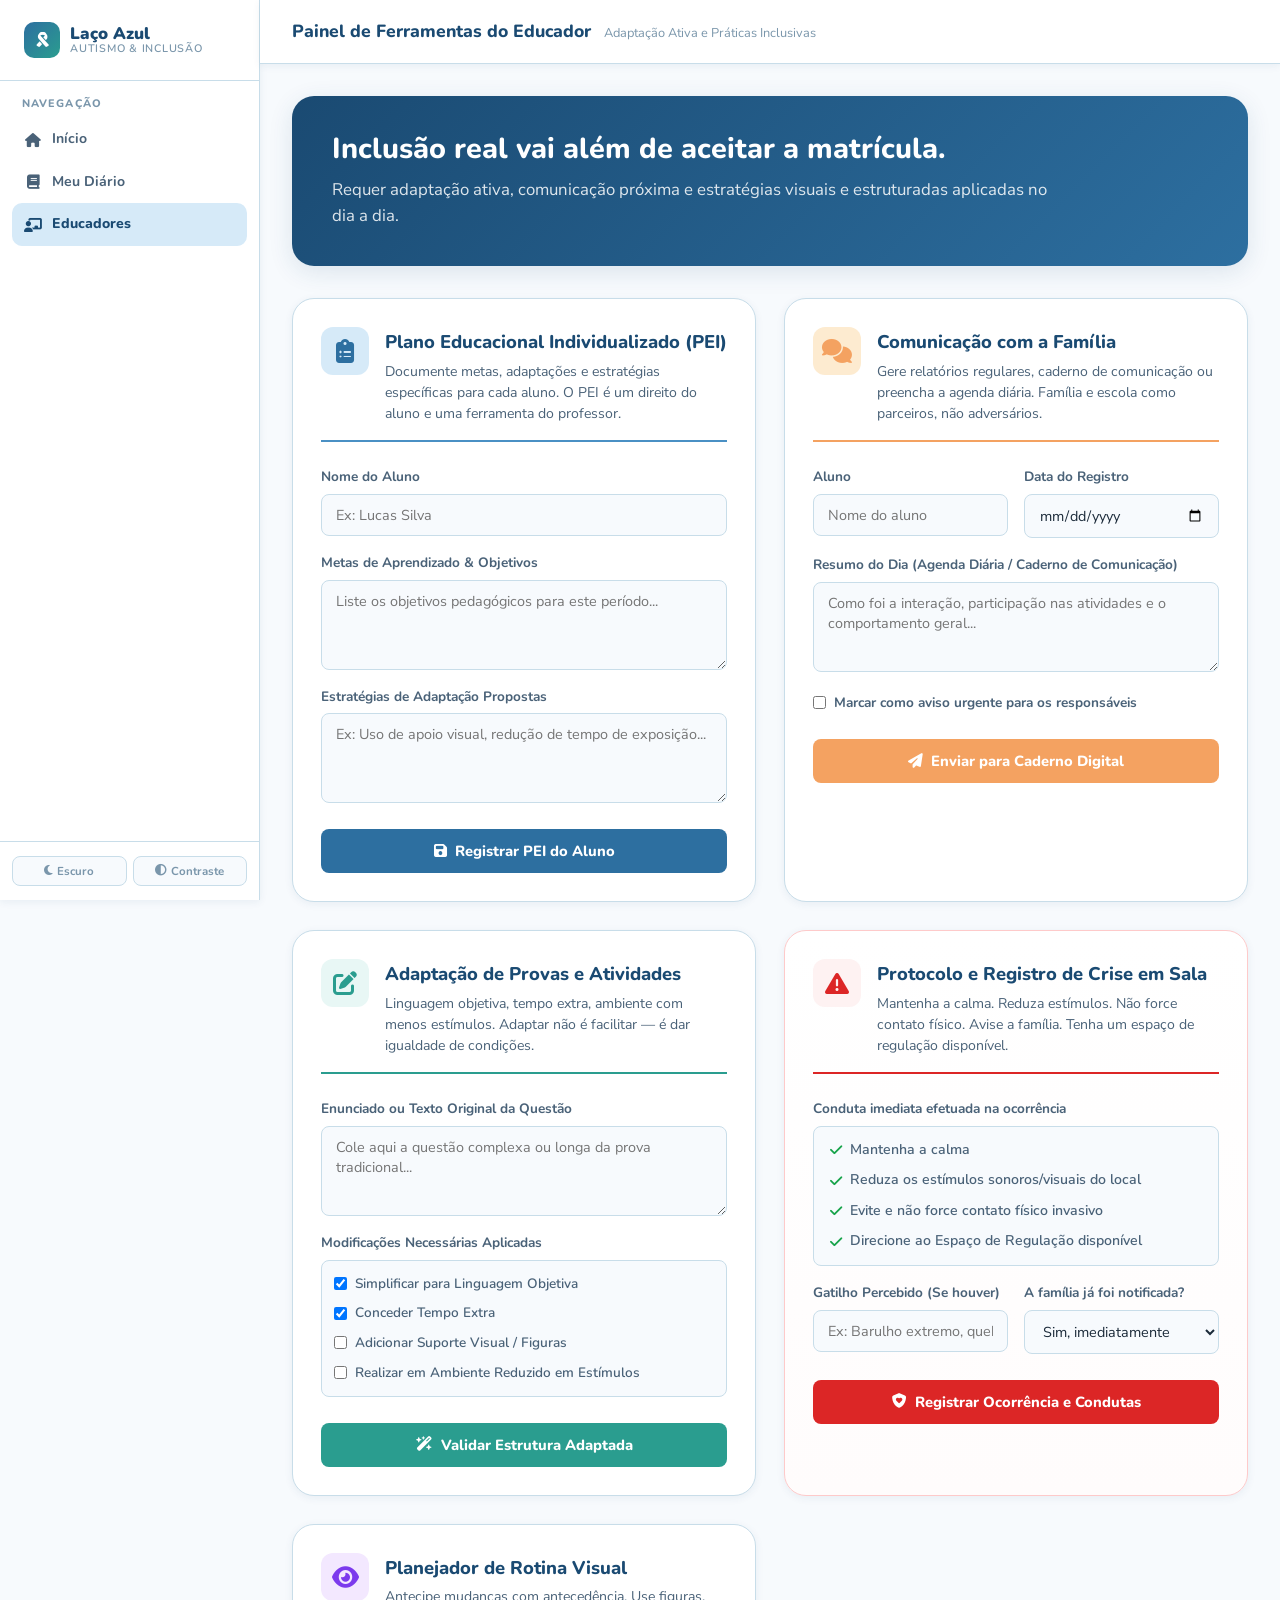
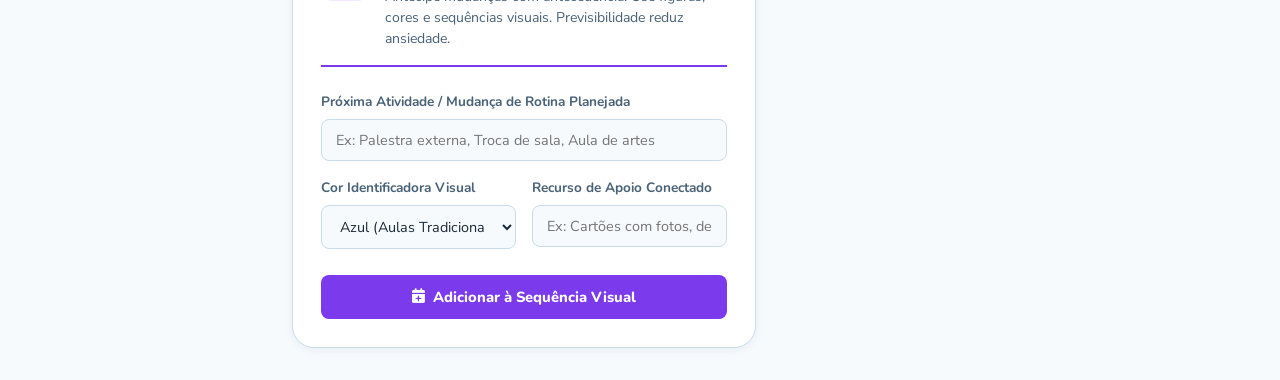
<file: educadores.html>
<!DOCTYPE html>
<html lang="pt-BR">
<head>
  <meta charset="UTF-8" />
  <meta name="viewport" content="width=device-width, initial-scale=1.0" />
  <title>Área Interativa para Educadores — Laço Azul</title>
  
  <link rel="preconnect" href="https://fonts.googleapis.com" />
  <link rel="preconnect" href="https://fonts.gstatic.com" crossorigin />
  <link href="https://fonts.googleapis.com/css2?family=Nunito:wght@400;600;700;800;900&family=Nunito+Sans:wght@400;600;700&display=swap" rel="stylesheet" />
  
  <link rel="stylesheet" href="https://cdnjs.cloudflare.com/ajax/libs/font-awesome/6.5.1/css/all.min.css" />
<link rel="stylesheet" href="educadores.css">
  
</head>
<body>

  <aside class="sidebar">
    <div class="sidebar-brand">
      <div class="logo-icon"><i class="fa-solid fa-ribbon"></i></div>
      <div class="logo-text">Laço Azul<span>Autismo & Inclusão</span></div>
    </div>
    <nav class="sidebar-nav">
      <div class="nav-group">
        <div class="nav-group-label">Navegação</div>
        <a href="index.html" class="nav-item"><i class="fa-solid fa-house"></i> Início</a>
        <a href="diario.html" class="nav-item"><i class="fa-solid fa-book"></i> Meu Diário</a>
        <a href="educadores.html" class="nav-item active"><i class="fa-solid fa-chalkboard-user"></i> Educadores</a>
      </div>
    </nav>
    <div class="sidebar-footer">
      <div class="a11y-row">
        <button class="a11y-btn" id="btnDark" onclick="toggleDark()"><i class="fa-solid fa-moon"></i> Escuro</button>
        <button class="a11y-btn" id="btnContrast" onclick="toggleContrast()"><i class="fa-solid fa-circle-half-stroke"></i> Contraste</button>
      </div>
    </div>
  </aside>

  <div class="main-wrap">
    <header class="topbar">
      <div class="topbar-title">
        Painel de Ferramentas do Educador
        <span class="topbar-sub">Adaptação Ativa e Práticas Inclusivas</span>
      </div>
    </header>

    <main class="page-body">
      <section class="edu-banner">
        <div class="banner-content">
          <h1>Inclusão real vai além de aceitar a matrícula.</h1>
          <p>Requer adaptação ativa, comunicação próxima e estratégias visuais e estruturadas aplicadas no dia a dia.</p>
        </div>
      </section>

      <div class="forms-grid">

        <section class="tool-card">
          <div class="card-header border-blue">
            <i class="fa-solid fa-clipboard-list icon-blue"></i>
            <div>
              <h2>Plano Educacional Individualizado (PEI)</h2>
              <p class="tool-desc">Documente metas, adaptações e estratégias específicas para cada aluno. O PEI é um direito do aluno e uma ferramenta do professor.</p>
            </div>
          </div>
          <form class="tool-form" onsubmit="salvarPEI(event)">
            <div class="input-group">
              <label>Nome do Aluno</label>
              <input type="text" placeholder="Ex: Lucas Silva" required id="pei-aluno" />
            </div>
            <div class="input-group">
              <label>Metas de Aprendizado & Objetivos</label>
              <textarea placeholder="Liste os objetivos pedagógicos para este período..." required id="pei-metas"></textarea>
            </div>
            <div class="input-group">
              <label>Estratégias de Adaptação Propostas</label>
              <textarea placeholder="Ex: Uso de apoio visual, redução de tempo de exposição..." required id="pei-estrategias"></textarea>
            </div>
            <button type="submit" class="btn-action bg-blue"><i class="fa-solid fa-floppy-disk"></i> Registrar PEI do Aluno</button>
          </form>
          <div class="feedback-box" id="feedback-pei"></div>
        </section>

        <section class="tool-card">
          <div class="card-header border-warm">
            <i class="fa-solid fa-comments icon-warm"></i>
            <div>
              <h2>Comunicação com a Família</h2>
              <p class="tool-desc">Gere relatórios regulares, caderno de comunicação ou preencha a agenda diária. Família e escola como parceiros, não adversários.</p>
            </div>
          </div>
          <form class="tool-form" onsubmit="gerarAgenda(event)">
            <div class="input-row">
              <div class="input-group">
                <label>Aluno</label>
                <input type="text" placeholder="Nome do aluno" required id="com-aluno" />
              </div>
              <div class="input-group">
                <label>Data do Registro</label>
                <input type="date" required id="com-data" />
              </div>
            </div>
            <div class="input-group">
              <label>Resumo do Dia (Agenda Diária / Caderno de Comunicação)</label>
              <textarea placeholder="Como foi a interação, participação nas atividades e o comportamento geral..." required id="com-resumo"></textarea>
            </div>
            <div class="checkbox-group">
              <input type="checkbox" id="com-importante">
              <label for="com-importante">Marcar como aviso urgente para os responsáveis</label>
            </div>
            <button type="submit" class="btn-action bg-warm"><i class="fa-solid fa-paper-plane"></i> Enviar para Caderno Digital</button>
          </form>
          <div class="feedback-box" id="feedback-com"></div>
        </section>

        <section class="tool-card">
          <div class="card-header border-teal">
            <i class="fa-solid fa-pen-to-square icon-teal"></i>
            <div>
              <h2>Adaptação de Provas e Atividades</h2>
              <p class="tool-desc">Linguagem objetiva, tempo extra, ambiente com menos estímulos. Adaptar não é facilitar — é dar igualdade de condições.</p>
            </div>
          </div>
          <form class="tool-form" onsubmit="adaptarAtividade(event)">
            <div class="input-group">
              <label>Enunciado ou Texto Original da Questão</label>
              <textarea placeholder="Cole aqui a questão complexa ou longa da prova tradicional..." required id="prova-original"></textarea>
            </div>
            <div class="input-group">
              <label>Modificações Necessárias Aplicadas</label>
              <div class="checklist-grid">
                <label class="check-item"><input type="checkbox" id="chk-lang" checked> Simplificar para Linguagem Objetiva</label>
                <label class="check-item"><input type="checkbox" id="chk-tempo" checked> Conceder Tempo Extra</label>
                <label class="check-item"><input type="checkbox" id="chk-vis"> Adicionar Suporte Visual / Figuras</label>
                <label class="check-item"><input type="checkbox" id="chk-amb"> Realizar em Ambiente Reduzido em Estímulos</label>
              </div>
            </div>
            <button type="submit" class="btn-action bg-teal"><i class="fa-solid fa-wand-magic-sparkles"></i> Validar Estrutura Adaptada</button>
          </form>
          <div class="feedback-box" id="feedback-prova"></div>
        </section>

        <section class="tool-card emergency">
          <div class="card-header border-red">
            <i class="fa-solid fa-triangle-exclamation icon-red"></i>
            <div>
              <h2>Protocolo e Registro de Crise em Sala</h2>
              <p class="tool-desc">Mantenha a calma. Reduza estímulos. Não force contato físico. Avise a família. Tenha um espaço de regulação disponível.</p>
            </div>
          </div>
          <form class="tool-form" onsubmit="registrarCrise(event)">
            <div class="input-group">
              <label>Conduta imediata efetuada na ocorrência</label>
              <div class="protocol-steps">
                <div class="step-check"><i class="fa-solid fa-check text-green"></i> Mantenha a calma</div>
                <div class="step-check"><i class="fa-solid fa-check text-green"></i> Reduza os estímulos sonoros/visuais do local</div>
                <div class="step-check"><i class="fa-solid fa-check text-green"></i> Evite e não force contato físico invasivo</div>
                <div class="step-check"><i class="fa-solid fa-check text-green"></i> Direcione ao Espaço de Regulação disponível</div>
              </div>
            </div>
            <div class="input-row">
              <div class="input-group">
                <label>Gatilho Percebido (Se houver)</label>
                <input type="text" placeholder="Ex: Barulho extremo, quebra de rotina" id="crise-gatilho" />
              </div>
              <div class="input-group">
                <label>A família já foi notificada?</label>
                <select id="crise-familia">
                  <option value="sim">Sim, imediatamente</option>
                  <option value="nao">Não, registrar antes de avisar</option>
                </select>
              </div>
            </div>
            <button type="submit" class="btn-action bg-red"><i class="fa-solid fa-shield-heart"></i> Registrar Ocorrência e Condutas</button>
          </form>
          <div class="feedback-box" id="feedback-crise"></div>
        </section>

        <section class="tool-card">
          <div class="card-header border-purple">
            <i class="fa-solid fa-eye icon-purple"></i>
            <div>
              <h2>Planejador de Rotina Visual</h2>
              <p class="tool-desc">Antecipe mudanças com antecedência. Use figuras, cores e sequências visuais. Previsibilidade reduz ansiedade.</p>
            </div>
          </div>
          <form class="tool-form" onsubmit="adicionarRotina(event)">
            <div class="input-group">
              <label>Próxima Atividade / Mudança de Rotina Planejada</label>
              <input type="text" placeholder="Ex: Palestra externa, Troca de sala, Aula de artes" required id="rot-nome" />
            </div>
            <div class="input-row">
              <div class="input-group">
                <label>Cor Identificadora Visual</label>
                <select id="rot-cor">
                  <option value="var(--blue-soft)">Azul (Aulas Tradicionais)</option>
                  <option value="var(--teal)">Verde (Lazer / Oficinas)</option>
                  <option value="var(--warm)">Laranja (Mudanças Extraordinárias)</option>
                </select>
              </div>
              <div class="input-group">
                <label>Recurso de Apoio Conectado</label>
                <input type="text" placeholder="Ex: Cartões com fotos, desenhos" id="rot-recurso" />
              </div>
            </div>
            <button type="submit" class="btn-action bg-purple"><i class="fa-solid fa-calendar-plus"></i> Adicionar à Sequência Visual</button>
          </form>
          <div class="feedback-box" id="feedback-rotina"></div>
        </section>

      </div>
    </main>
  </div>

  <script>
    function toggleDark() {
      const isDark = document.documentElement.dataset.theme === 'dark';
      document.documentElement.dataset.theme = isDark ? '' : 'dark';
      document.getElementById('btnDark').classList.toggle('active', !isDark);
    }
    
    function toggleContrast() {
      const isH = document.documentElement.dataset.contrast === 'high';
      document.documentElement.dataset.contrast = isH ? '' : 'high';
      document.getElementById('btnContrast').classList.toggle('active', !isH);
    }

    // Handlers Interativos Individuais
    function salvarPEI(e) {
      e.preventDefault();
      const aluno = document.getElementById('pei-aluno').value;
      const fb = document.getElementById('feedback-pei');
      fb.innerHTML = `<strong><i class="fa-solid fa-circle-check text-green"></i> Sucesso!</strong> O PEI de <u>${aluno}</u> foi gerado e salvo no banco de dados pedagógico com as metas e adaptações associadas.`;
      fb.style.display = 'block';
    }

    function gerarAgenda(e) {
      e.preventDefault();
      const aluno = document.getElementById('com-aluno').value;
      const fb = document.getElementById('feedback-com');
      fb.innerHTML = `<strong><i class="fa-solid fa-circle-check text-green"></i> Relatório Enviado!</strong> A agenda diária de <u>${aluno}</u> foi atualizada. Os responsáveis receberam a notificação via caderno de comunicação digital.`;
      fb.style.display = 'block';
    }

    function adaptarAtividade(e) {
      e.preventDefault();
      const fb = document.getElementById('feedback-prova');
      fb.innerHTML = `<strong><i class="fa-solid fa-circle-check text-green"></i> Atividade Adequada!</strong> Requisitos aplicados com sucesso garantindo igualdade de condições para a execução do estudante.`;
      fb.style.display = 'block';
    }

    function registrarCrise(e) {
      e.preventDefault();
      const gatilho = document.getElementById('crise-gatilho').value || 'Não identificado';
      const fb = document.getElementById('feedback-crise');
      fb.innerHTML = `<strong><i class="fa-solid fa-shield-halved text-green"></i> Registro Concluído.</strong> Ocorrência arquivada de forma segura. Gatilho monitorado: <em>"${gatilho}"</em>. Espaço de regulação acionado.`;
      fb.style.display = 'block';
    }

    function adicionarRotina(e) {
      e.preventDefault();
      const nome = document.getElementById('rot-nome').value;
      const fb = document.getElementById('feedback-rotina');
      fb.innerHTML = `<strong><i class="fa-solid fa-circle-check text-green"></i> Cronograma Antecipado!</strong> A alteração <u>"${nome}"</u> foi inserida na sequência visual estruturada para mitigar a ansiedade dos alunos.`;
      fb.style.display = 'block';
    }
  </script>
</body>
</html>
</file>
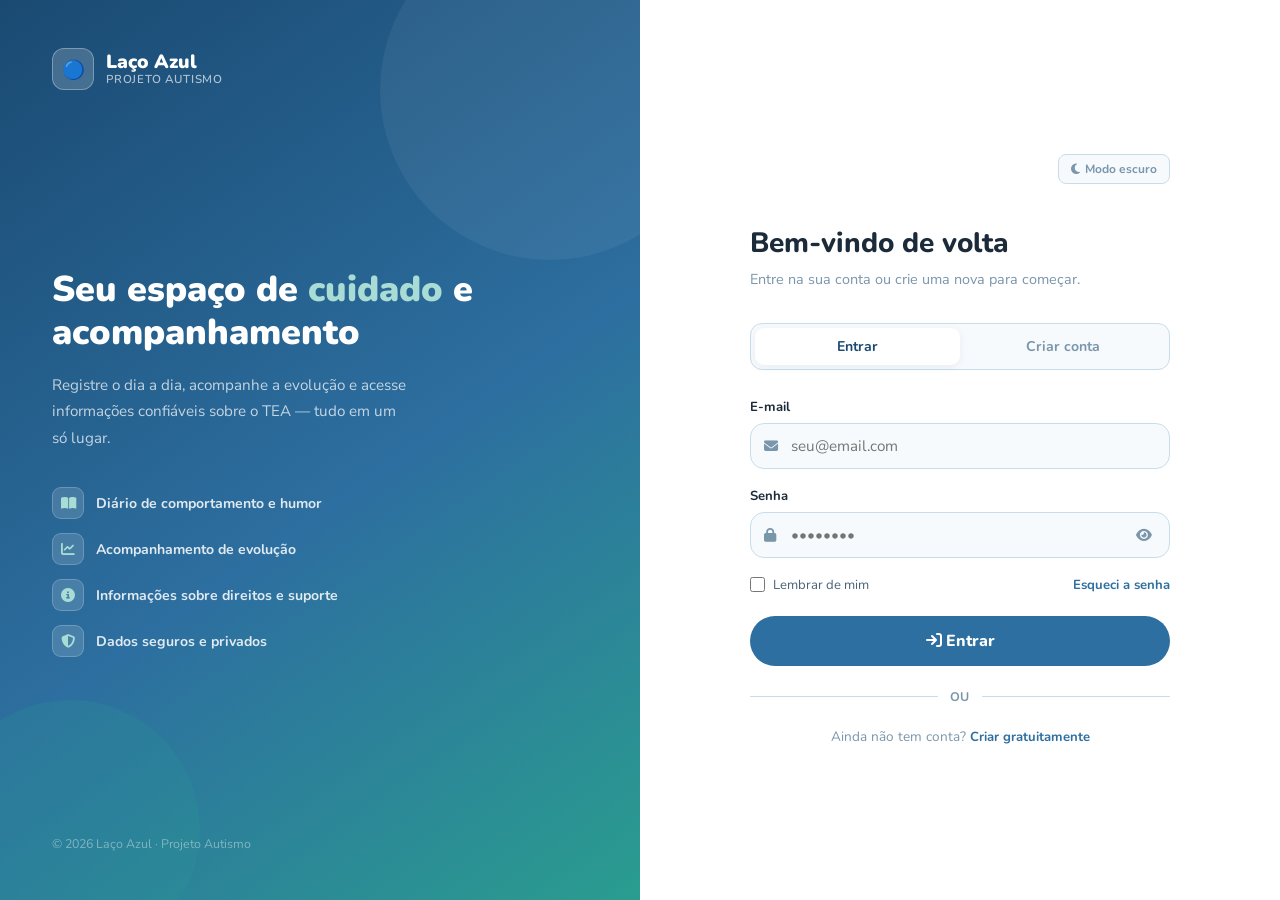
<file: login.html>
<!DOCTYPE html>
<html lang="pt-BR">
<head>
  <meta charset="UTF-8" />
  <meta name="viewport" content="width=device-width, initial-scale=1.0" />
  <title>Entrar — Laço Azul</title>
  <link rel="preconnect" href="https://fonts.googleapis.com" />
  <link rel="preconnect" href="https://fonts.gstatic.com" crossorigin />
  <link href="https://fonts.googleapis.com/css2?family=Nunito:wght@400;600;700;800;900&family=Nunito+Sans:wght@400;600;700&display=swap" rel="stylesheet" />
  <link rel="stylesheet" href="https://cdnjs.cloudflare.com/ajax/libs/font-awesome/6.5.0/css/all.min.css" />

  <style>
    *, *::before, *::after { margin: 0; padding: 0; box-sizing: border-box; }

    :root {
      --blue-deep:   #1a4a72;
      --blue-mid:    #2d6fa0;
      --blue-soft:   #4a90c4;
      --blue-pale:   #d6eaf8;
      --blue-ghost:  #eaf4fb;
      --teal:        #2a9d8f;
      --teal-light:  #a8dcd5;
      --warm:        #f4a261;
      --warm-pale:   #fdebd0;
      --bg:          #f7fafd;
      --surface:     #ffffff;
      --text:        #1c2b3a;
      --text-soft:   #4a6278;
      --text-muted:  #7a96ab;
      --border:      #c8dde9;
      --radius:      14px;
      --radius-lg:   22px;
      --shadow-sm:   0 2px 8px rgba(26,74,114,.07);
      --shadow-md:   0 6px 24px rgba(26,74,114,.12);
      --shadow-lg:   0 16px 48px rgba(26,74,114,.15);
      --font:        'Nunito', sans-serif;
      --font-body:   'Nunito Sans', sans-serif;
      --transition:  0.25s ease;
    }

    [data-theme="dark"] {
      --bg:        #111d26;
      --surface:   #172330;
      --text:      #ddeef8;
      --text-soft: #8ab5cc;
      --text-muted:#5a8099;
      --border:    #234358;
      --blue-ghost:#172330;
      --blue-pale: #1e3a50;
      --shadow-sm: 0 2px 8px rgba(0,0,0,.3);
      --shadow-md: 0 6px 24px rgba(0,0,0,.4);
    }

    html { font-size: 16px; }
    body {
      background: var(--bg);
      color: var(--text);
      font-family: var(--font-body);
      min-height: 100vh;
      display: grid;
      grid-template-columns: 1fr 1fr;
      transition: background var(--transition), color var(--transition);
    }

    /* ── LEFT PANEL ── */
    .panel-left {
      background: linear-gradient(145deg, var(--blue-deep) 0%, var(--blue-mid) 55%, var(--teal) 100%);
      display: flex;
      flex-direction: column;
      justify-content: space-between;
      padding: 48px 52px;
      position: relative;
      overflow: hidden;
    }

    .panel-left::before {
      content: '';
      position: absolute;
      top: -80px; right: -80px;
      width: 340px; height: 340px;
      border-radius: 50%;
      background: rgba(255,255,255,.055);
      pointer-events: none;
    }
    .panel-left::after {
      content: '';
      position: absolute;
      bottom: -60px; left: -60px;
      width: 260px; height: 260px;
      border-radius: 50%;
      background: rgba(42,157,143,.2);
      pointer-events: none;
    }

    .brand {
      display: flex;
      align-items: center;
      gap: 12px;
      text-decoration: none;
    }
    .brand-icon {
      width: 42px; height: 42px;
      background: rgba(255,255,255,.18);
      border: 1.5px solid rgba(255,255,255,.3);
      border-radius: 12px;
      display: flex; align-items: center; justify-content: center;
      font-size: 1.15rem; color: #fff;
      backdrop-filter: blur(6px);
    }
    .brand-name {
      font-family: var(--font);
      font-weight: 900;
      font-size: 1.2rem;
      color: #fff;
      line-height: 1.1;
    }
    .brand-name span {
      display: block;
      font-size: .72rem;
      font-weight: 600;
      color: rgba(255,255,255,.65);
      letter-spacing: .07em;
      text-transform: uppercase;
    }

    .panel-left-body {
      position: relative; z-index: 1;
    }

    .panel-left-body h1 {
      font-family: var(--font);
      font-weight: 900;
      font-size: clamp(1.8rem, 2.8vw, 2.5rem);
      color: #fff;
      line-height: 1.2;
      margin-bottom: 18px;
    }
    .panel-left-body h1 em {
      font-style: normal;
      color: var(--teal-light);
    }
    .panel-left-body p {
      font-size: .95rem;
      color: rgba(255,255,255,.72);
      line-height: 1.75;
      max-width: 360px;
      margin-bottom: 36px;
    }

    .feature-list {
      display: flex;
      flex-direction: column;
      gap: 14px;
    }
    .feature-item {
      display: flex;
      align-items: center;
      gap: 12px;
      font-family: var(--font);
      font-weight: 700;
      font-size: .88rem;
      color: rgba(255,255,255,.85);
    }
    .feature-dot {
      width: 32px; height: 32px;
      background: rgba(255,255,255,.14);
      border: 1px solid rgba(255,255,255,.2);
      border-radius: 9px;
      display: flex; align-items: center; justify-content: center;
      font-size: .85rem; color: var(--teal-light);
      flex-shrink: 0;
    }

    .panel-left-footer {
      font-size: .78rem;
      color: rgba(255,255,255,.4);
      font-family: var(--font);
      position: relative; z-index: 1;
    }

    /* ── RIGHT PANEL ── */
    .panel-right {
      display: flex;
      flex-direction: column;
      justify-content: center;
      align-items: center;
      padding: 48px 40px;
      background: var(--surface);
    }

    .login-box {
      width: 100%;
      max-width: 420px;
    }

    /* Top bar accessibility / theme */
    .top-actions {
      display: flex;
      justify-content: flex-end;
      gap: 8px;
      margin-bottom: 40px;
      width: 100%;
      max-width: 420px;
    }
    .action-btn {
      background: var(--bg);
      border: 1.5px solid var(--border);
      border-radius: 8px;
      padding: 6px 12px;
      font-family: var(--font);
      font-size: .75rem;
      font-weight: 700;
      color: var(--text-muted);
      cursor: pointer;
      display: flex; align-items: center; gap: 5px;
      transition: all var(--transition);
    }
    .action-btn:hover { border-color: var(--blue-soft); color: var(--blue-mid); background: var(--blue-ghost); }

    .login-header { margin-bottom: 32px; }
    .login-header h2 {
      font-family: var(--font);
      font-weight: 800;
      font-size: 1.75rem;
      color: var(--text);
      margin-bottom: 6px;
    }
    .login-header p {
      font-size: .9rem;
      color: var(--text-muted);
      line-height: 1.55;
    }

    /* Tabs: Entrar / Criar conta */
    .auth-tabs {
      display: flex;
      gap: 0;
      background: var(--bg);
      border: 1.5px solid var(--border);
      border-radius: 12px;
      padding: 4px;
      margin-bottom: 28px;
    }
    .auth-tab {
      flex: 1;
      padding: 9px 16px;
      background: none;
      border: none;
      border-radius: 9px;
      font-family: var(--font);
      font-weight: 700;
      font-size: .88rem;
      color: var(--text-muted);
      cursor: pointer;
      transition: all var(--transition);
    }
    .auth-tab.active {
      background: var(--surface);
      color: var(--blue-deep);
      box-shadow: var(--shadow-sm);
    }

    /* Forms */
    .auth-panel { display: none; }
    .auth-panel.active { display: block; animation: fadeIn .25s ease; }

    @keyframes fadeIn { from { opacity:0; transform:translateY(6px); } to { opacity:1; transform:translateY(0); } }

    .form-field { margin-bottom: 18px; }
    .form-field label {
      display: block;
      font-family: var(--font);
      font-weight: 700;
      font-size: .82rem;
      color: var(--text);
      margin-bottom: 7px;
    }
    .input-wrap {
      position: relative;
    }
    .input-wrap i.icon-left {
      position: absolute;
      left: 14px;
      top: 50%;
      transform: translateY(-50%);
      color: var(--text-muted);
      font-size: .88rem;
      pointer-events: none;
      transition: color var(--transition);
    }
    .input-wrap input {
      width: 100%;
      padding: 12px 14px 12px 40px;
      border: 1.5px solid var(--border);
      border-radius: var(--radius);
      background: var(--bg);
      color: var(--text);
      font-family: var(--font-body);
      font-size: .95rem;
      outline: none;
      transition: border-color var(--transition), box-shadow var(--transition);
    }
    .input-wrap input:focus {
      border-color: var(--blue-mid);
      box-shadow: 0 0 0 3px rgba(45,111,160,.12);
    }
    .input-wrap input:focus + .icon-left,
    .input-wrap input:focus ~ .icon-left { color: var(--blue-mid); }
    .input-wrap .icon-left { pointer-events: none; }

    /* Fix: icon needs to come before input in DOM but visually left */
    .input-wrap {
      display: flex;
      align-items: center;
      position: relative;
    }
    .input-wrap input { order: 2; }
    .input-wrap .field-icon { order: 1; }

    /* Simpler approach */
    .field-icon {
      position: absolute;
      left: 14px;
      color: var(--text-muted);
      font-size: .88rem;
      pointer-events: none;
      z-index: 1;
      transition: color var(--transition);
    }
    .input-wrap input:focus ~ .field-icon { color: var(--blue-mid); }

    /* Toggle senha */
    .toggle-pass {
      position: absolute;
      right: 14px;
      background: none;
      border: none;
      color: var(--text-muted);
      cursor: pointer;
      font-size: .88rem;
      padding: 4px;
      transition: color var(--transition);
    }
    .toggle-pass:hover { color: var(--blue-mid); }

    .form-row {
      display: flex;
      justify-content: space-between;
      align-items: center;
      margin-bottom: 22px;
      gap: 12px;
      flex-wrap: wrap;
    }
    .check-label {
      display: flex;
      align-items: center;
      gap: 8px;
      font-family: var(--font);
      font-size: .82rem;
      color: var(--text-soft);
      cursor: pointer;
      user-select: none;
    }
    .check-label input[type="checkbox"] {
      accent-color: var(--blue-mid);
      width: 15px; height: 15px;
      cursor: pointer;
    }
    .link-forgot {
      font-family: var(--font);
      font-size: .82rem;
      font-weight: 700;
      color: var(--blue-mid);
      text-decoration: none;
      transition: color var(--transition);
    }
    .link-forgot:hover { color: var(--blue-deep); }

    .btn-submit {
      width: 100%;
      padding: 14px;
      background: var(--blue-mid);
      color: #fff;
      border: none;
      border-radius: 30px;
      font-family: var(--font);
      font-weight: 800;
      font-size: 1rem;
      cursor: pointer;
      display: flex; align-items: center; justify-content: center; gap: 8px;
      transition: all var(--transition);
      position: relative;
      overflow: hidden;
    }
    .btn-submit:hover { background: var(--blue-deep); transform: translateY(-1px); box-shadow: var(--shadow-md); }
    .btn-submit:active { transform: translateY(0); }
    .btn-submit:disabled { opacity: .65; cursor: not-allowed; transform: none; }

    .btn-submit .spinner {
      display: none;
      width: 18px; height: 18px;
      border: 2.5px solid rgba(255,255,255,.4);
      border-top-color: #fff;
      border-radius: 50%;
      animation: spin .7s linear infinite;
    }
    .btn-submit.loading .btn-text { display: none; }
    .btn-submit.loading .spinner { display: block; }

    @keyframes spin { to { transform: rotate(360deg); } }

    /* Alert messages */
    .alert {
      border-radius: var(--radius);
      padding: 12px 16px;
      font-family: var(--font);
      font-size: .85rem;
      font-weight: 700;
      display: none;
      align-items: flex-start;
      gap: 10px;
      margin-bottom: 18px;
      line-height: 1.5;
    }
    .alert.show { display: flex; animation: fadeIn .25s ease; }
    .alert-error {
      background: #fef2f2;
      border: 1.5px solid #fecaca;
      color: #991b1b;
    }
    .alert-success {
      background: #f0fdf4;
      border: 1.5px solid #bbf7d0;
      color: #166534;
    }
    [data-theme="dark"] .alert-error { background: #3b1515; border-color: #7f1d1d; color: #fca5a5; }
    [data-theme="dark"] .alert-success { background: #0f2d1a; border-color: #166534; color: #86efac; }

    .divider-or {
      display: flex;
      align-items: center;
      gap: 12px;
      margin: 22px 0;
      font-family: var(--font);
      font-size: .78rem;
      font-weight: 700;
      color: var(--text-muted);
      text-transform: uppercase;
      letter-spacing: .06em;
    }
    .divider-or::before, .divider-or::after {
      content: '';
      flex: 1;
      height: 1px;
      background: var(--border);
    }

    .field-hint {
      font-size: .75rem;
      color: var(--text-muted);
      margin-top: 5px;
      font-family: var(--font);
    }

    /* ── RESPONSIVE ── */
    @media (max-width: 860px) {
      body { grid-template-columns: 1fr; }
      .panel-left { display: none; }
      .panel-right { padding: 32px 24px; min-height: 100vh; }
    }
  </style>
</head>
<body>

  <!-- LEFT PANEL -->
  <aside class="panel-left" aria-hidden="true">
    <a href="index.html" class="brand">
      <div class="brand-icon">🔵</div>
      <div class="brand-name">
        Laço Azul
        <span>Projeto Autismo</span>
      </div>
    </a>

    <div class="panel-left-body">
      <h1>Seu espaço de <em>cuidado</em> e acompanhamento</h1>
      <p>
        Registre o dia a dia, acompanhe a evolução e acesse informações
        confiáveis sobre o TEA — tudo em um só lugar.
      </p>
      <ul class="feature-list" aria-label="Funcionalidades">
        <li class="feature-item">
          <div class="feature-dot"><i class="fa-solid fa-book-open"></i></div>
          Diário de comportamento e humor
        </li>
        <li class="feature-item">
          <div class="feature-dot"><i class="fa-solid fa-chart-line"></i></div>
          Acompanhamento de evolução
        </li>
        <li class="feature-item">
          <div class="feature-dot"><i class="fa-solid fa-circle-info"></i></div>
          Informações sobre direitos e suporte
        </li>
        <li class="feature-item">
          <div class="feature-dot"><i class="fa-solid fa-shield-halved"></i></div>
          Dados seguros e privados
        </li>
      </ul>
    </div>

    <p class="panel-left-footer">© 2026 Laço Azul · Projeto Autismo</p>
  </aside>

  <!-- RIGHT PANEL -->
  <main class="panel-right">

    <div class="top-actions">
      <button class="action-btn" onclick="toggleDark()" title="Alternar modo escuro">
        <i class="fa-solid fa-moon" id="icon-dark"></i> Modo escuro
      </button>
    </div>

    <div class="login-box">

      <div class="login-header">
        <h2>Bem-vindo de volta</h2>
        <p>Entre na sua conta ou crie uma nova para começar.</p>
      </div>

      <!-- Tabs -->
      <div class="auth-tabs" role="tablist">
        <button class="auth-tab active" role="tab" id="tab-login" aria-selected="true"
          onclick="switchTab('login')">Entrar</button>
        <button class="auth-tab" role="tab" id="tab-register" aria-selected="false"
          onclick="switchTab('register')">Criar conta</button>
      </div>

      <!-- ─── LOGIN FORM ─── -->
      <div class="auth-panel active" id="panel-login" role="tabpanel">

        <div class="alert alert-error" id="login-error" role="alert">
          <i class="fa-solid fa-circle-exclamation"></i>
          <span id="login-error-msg">Credenciais inválidas. Verifique seu e-mail e senha.</span>
        </div>

        <div class="form-field">
          <label for="login-email">E-mail</label>
          <div class="input-wrap">
            <input type="email" id="login-email" placeholder="seu@email.com"
              autocomplete="email" required />
            <i class="fa-solid fa-envelope field-icon"></i>
          </div>
        </div>

        <div class="form-field">
          <label for="login-password">Senha</label>
          <div class="input-wrap">
            <input type="password" id="login-password" placeholder="••••••••"
              autocomplete="current-password" required />
            <i class="fa-solid fa-lock field-icon"></i>
            <button type="button" class="toggle-pass" onclick="togglePass('login-password', this)"
              aria-label="Mostrar ou ocultar senha">
              <i class="fa-solid fa-eye"></i>
            </button>
          </div>
        </div>

        <div class="form-row">
          <label class="check-label">
            <input type="checkbox" id="remember-me" />
            Lembrar de mim
          </label>
          <a href="#" class="link-forgot">Esqueci a senha</a>
        </div>

        <button class="btn-submit" id="btn-login" onclick="doLogin()">
          <span class="btn-text"><i class="fa-solid fa-arrow-right-to-bracket"></i> Entrar</span>
          <div class="spinner"></div>
        </button>

        <div class="divider-or">ou</div>

        <p style="text-align:center;font-size:.85rem;color:var(--text-muted);font-family:var(--font);">
          Ainda não tem conta?
          <a href="#" onclick="switchTab('register');return false;" class="link-forgot">Criar gratuitamente</a>
        </p>
      </div>

      <!-- ─── REGISTER FORM ─── -->
      <div class="auth-panel" id="panel-register" role="tabpanel">

        <div class="alert alert-error" id="reg-error" role="alert">
          <i class="fa-solid fa-circle-exclamation"></i>
          <span id="reg-error-msg">Ocorreu um erro. Tente novamente.</span>
        </div>
        <div class="alert alert-success" id="reg-success" role="status">
          <i class="fa-solid fa-circle-check"></i>
          Conta criada com sucesso! Faça login para continuar.
        </div>

        <div class="form-field">
          <label for="reg-username">Nome de usuário</label>
          <div class="input-wrap">
            <input type="text" id="reg-username" placeholder="joao_silva"
              autocomplete="username" required />
            <i class="fa-solid fa-user field-icon"></i>
          </div>
        </div>

        <div class="form-field">
          <label for="reg-email">E-mail</label>
          <div class="input-wrap">
            <input type="email" id="reg-email" placeholder="seu@email.com"
              autocomplete="email" required />
            <i class="fa-solid fa-envelope field-icon"></i>
          </div>
        </div>

        <div class="form-field">
          <label for="reg-password">Senha</label>
          <div class="input-wrap">
            <input type="password" id="reg-password" placeholder="Mínimo 6 caracteres"
              autocomplete="new-password" required />
            <i class="fa-solid fa-lock field-icon"></i>
            <button type="button" class="toggle-pass" onclick="togglePass('reg-password', this)"
              aria-label="Mostrar ou ocultar senha">
              <i class="fa-solid fa-eye"></i>
            </button>
          </div>
          <p class="field-hint">Use letras, números e símbolos para uma senha mais segura.</p>
        </div>

        <div class="form-field">
          <label for="reg-confirm">Confirmar senha</label>
          <div class="input-wrap">
            <input type="password" id="reg-confirm" placeholder="Repita a senha"
              autocomplete="new-password" required />
            <i class="fa-solid fa-lock field-icon"></i>
            <button type="button" class="toggle-pass" onclick="togglePass('reg-confirm', this)"
              aria-label="Mostrar ou ocultar senha">
              <i class="fa-solid fa-eye"></i>
            </button>
          </div>
        </div>

        <button class="btn-submit" id="btn-register" onclick="doRegister()" style="margin-top:4px;">
          <span class="btn-text"><i class="fa-solid fa-user-plus"></i> Criar conta</span>
          <div class="spinner"></div>
        </button>

        <p style="text-align:center;font-size:.82rem;color:var(--text-muted);font-family:var(--font);margin-top:16px;line-height:1.55;">
          Ao criar uma conta você concorda com os nossos<br />
          <a href="#" class="link-forgot">Termos de uso</a> e
          <a href="#" class="link-forgot">Política de privacidade</a>.
        </p>
      </div>

    </div><!-- /login-box -->
  </main>

  <script>
    // ─── CONFIG ───────────────────────────────────────────────────────────────
    // Altere esta URL se necessário para apontar para o seu servidor
    const API_BASE = 'http://localhost:8000';

    // ─── TABS ─────────────────────────────────────────────────────────────────
    function switchTab(tab) {
      document.querySelectorAll('.auth-tab').forEach(b => {
        b.classList.remove('active');
        b.setAttribute('aria-selected', 'false');
      });
      document.querySelectorAll('.auth-panel').forEach(p => p.classList.remove('active'));

      document.getElementById('tab-' + tab).classList.add('active');
      document.getElementById('tab-' + tab).setAttribute('aria-selected', 'true');
      document.getElementById('panel-' + tab).classList.add('active');

      hideAlert('login-error');
      hideAlert('reg-error');
      hideAlert('reg-success');
    }

    // ─── DARK MODE ────────────────────────────────────────────────────────────
    function toggleDark() {
      const isDark = document.documentElement.dataset.theme === 'dark';
      document.documentElement.dataset.theme = isDark ? '' : 'dark';
      document.getElementById('icon-dark').className = isDark
        ? 'fa-solid fa-moon'
        : 'fa-solid fa-sun';
      localStorage.setItem('theme', isDark ? '' : 'dark');
    }
    // Restore preference
    const savedTheme = localStorage.getItem('theme');
    if (savedTheme === 'dark') {
      document.documentElement.dataset.theme = 'dark';
      document.getElementById('icon-dark').className = 'fa-solid fa-sun';
    }

    // ─── TOGGLE PASSWORD ──────────────────────────────────────────────────────
    function togglePass(inputId, btn) {
      const input = document.getElementById(inputId);
      const isPass = input.type === 'password';
      input.type = isPass ? 'text' : 'password';
      btn.querySelector('i').className = isPass ? 'fa-solid fa-eye-slash' : 'fa-solid fa-eye';
    }

    // ─── ALERTS ───────────────────────────────────────────────────────────────
    function showAlert(id, msg) {
      const el = document.getElementById(id);
      if (msg && id.includes('error')) {
        const msgEl = document.getElementById(id + '-msg');
        if (msgEl) msgEl.textContent = msg;
      }
      el.classList.add('show');
    }
    function hideAlert(id) {
      document.getElementById(id)?.classList.remove('show');
    }

    function setLoading(btnId, loading) {
      const btn = document.getElementById(btnId);
      btn.disabled = loading;
      btn.classList.toggle('loading', loading);
    }

    // ─── LOGIN ────────────────────────────────────────────────────────────────
    async function doLogin() {
      hideAlert('login-error');

      const email    = document.getElementById('login-email').value.trim();
      const password = document.getElementById('login-password').value;
      const remember = document.getElementById('remember-me').checked;

      if (!email || !password) {
        showAlert('login-error', 'Preencha o e-mail e a senha para continuar.');
        return;
      }

      setLoading('btn-login', true);

      try {
        // A API espera application/x-www-form-urlencoded (OAuth2 form)
        const formData = new URLSearchParams();
        formData.append('username', email);   // campo 'username' é o e-mail
        formData.append('password', password);

        const res = await fetch(`${API_BASE}/auth/token`, {
          method: 'POST',
          headers: { 'Content-Type': 'application/x-www-form-urlencoded' },
          body: formData.toString(),
        });

        if (!res.ok) {
          const data = await res.json().catch(() => ({}));
          const msg = data?.detail || 'E-mail ou senha incorretos. Tente novamente.';
          showAlert('login-error', msg);
          return;
        }

        const data = await res.json();

        // Limpa qualquer token antigo (de outra conta/sessão) antes de salvar o novo,
        // já que o diário lê de localStorage OU sessionStorage — sem isso, um token
        // antigo numa das duas poderia "vencer" o login novo.
        localStorage.removeItem('access_token');
        localStorage.removeItem('token_type');
        sessionStorage.removeItem('access_token');
        sessionStorage.removeItem('token_type');

        const storage = remember ? localStorage : sessionStorage;
        storage.setItem('access_token', data.access_token);
        storage.setItem('token_type', data.token_type);

        // ✅ Login OK — redireciona para a página principal
        // Ajuste o destino conforme necessário
        window.location.href = 'diario.html';

      } catch (err) {
        showAlert('login-error', 'Não foi possível conectar ao servidor. Verifique sua conexão.');
      } finally {
        setLoading('btn-login', false);
      }
    }

    // ─── REGISTER ─────────────────────────────────────────────────────────────
    async function doRegister() {
      hideAlert('reg-error');
      hideAlert('reg-success');

      const username  = document.getElementById('reg-username').value.trim();
      const email     = document.getElementById('reg-email').value.trim();
      const password  = document.getElementById('reg-password').value;
      const confirm   = document.getElementById('reg-confirm').value;

      if (!username || !email || !password || !confirm) {
        showAlert('reg-error', 'Preencha todos os campos para criar sua conta.');
        return;
      }
      if (password !== confirm) {
        showAlert('reg-error', 'As senhas não coincidem. Verifique e tente novamente.');
        return;
      }
      if (password.length < 6) {
        showAlert('reg-error', 'A senha deve ter pelo menos 6 caracteres.');
        return;
      }

      setLoading('btn-register', true);

      try {
        const res = await fetch(`${API_BASE}/users/`, {
          method: 'POST',
          headers: { 'Content-Type': 'application/json' },
          body: JSON.stringify({ username, email, password }),
        });

        if (!res.ok) {
          const data = await res.json().catch(() => ({}));
          const msg = data?.detail || 'Erro ao criar a conta. O e-mail pode já estar em uso.';
          showAlert('reg-error', typeof msg === 'string' ? msg : JSON.stringify(msg));
          return;
        }

        showAlert('reg-success');
        // Limpa os campos
        ['reg-username','reg-email','reg-password','reg-confirm'].forEach(id => {
          document.getElementById(id).value = '';
        });
        // Muda para a aba de login após 1.5s
        setTimeout(() => switchTab('login'), 1500);

      } catch (err) {
        showAlert('reg-error', 'Não foi possível conectar ao servidor. Verifique sua conexão.');
      } finally {
        setLoading('btn-register', false);
      }
    }

    // ─── ENTER KEY ────────────────────────────────────────────────────────────
    document.addEventListener('keydown', e => {
      if (e.key !== 'Enter') return;
      const loginPanel   = document.getElementById('panel-login');
      const registerPanel = document.getElementById('panel-register');
      if (loginPanel.classList.contains('active'))    doLogin();
      if (registerPanel.classList.contains('active')) doRegister();
    });
  </script>
</body>
</html>
</file>
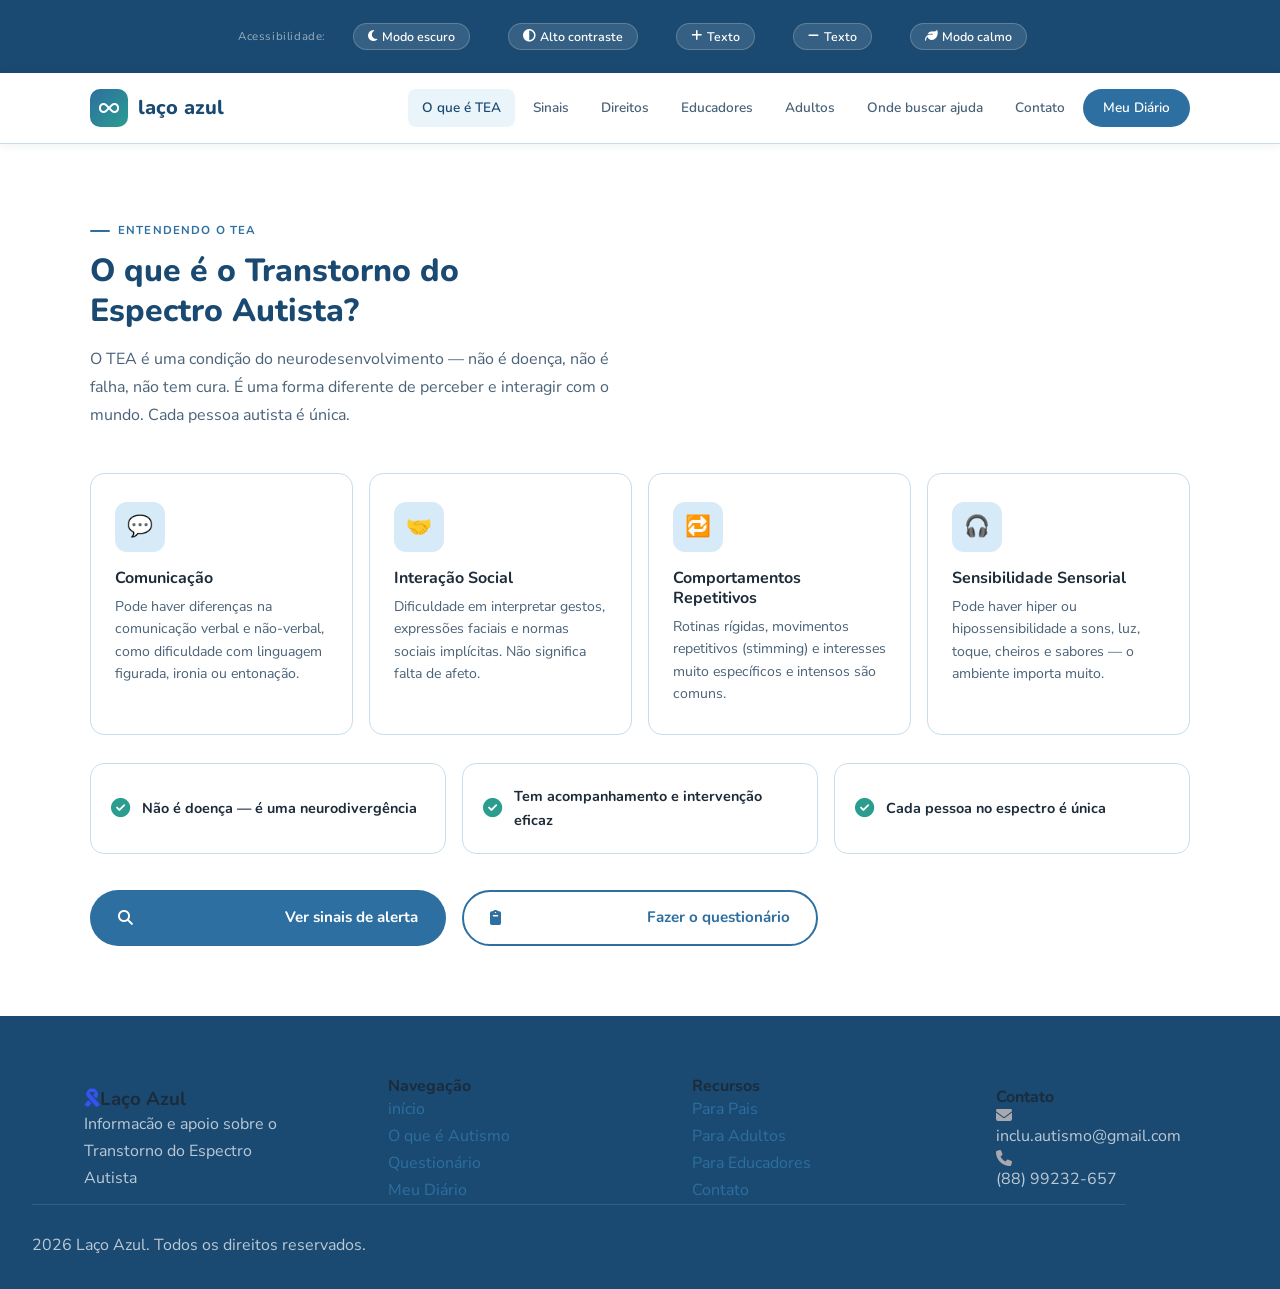
<file: oq-e-tea.html>
<!DOCTYPE html>
<html lang="pt-BR">
<head>
    <meta charset="UTF-8">
    <meta name="viewport" content="width=device-width, initial-scale=1.0">
    <title>O que é o TEA? | Laço Azul</title>
    <link rel="stylesheet" href="inicio.css">
    <link rel="preconnect" href="https://fonts.googleapis.com"/>
    <link rel="preconnect" href="https://fonts.gstatic.com" crossorigin/>
    <link href="https://fonts.googleapis.com/css2?family=Nunito:wght@300;400;600;700;800&family=Nunito+Sans:wght@300;400;600&display=swap" rel="stylesheet"/>
    <link rel="stylesheet" href="https://cdnjs.cloudflare.com/ajax/libs/font-awesome/6.5.1/css/all.min.css"/>
</head>
<body>

<!-- Skip link for accessibility -->
<a href="#main" class="skip-link">Ir para o conteúdo principal</a>

<!-- ACCESSIBILITY BAR -->
<div class="a11y-bar" role="toolbar" aria-label="Ferramentas de acessibilidade">
  <span>Acessibilidade:</span>
  <button class="a11y-btn" id="btnDark" onclick="toggleDark()" aria-label="Alternar modo escuro">
    <i class="fa-solid fa-moon"></i> Modo escuro
  </button>
  <button class="a11y-btn" id="btnContrast" onclick="toggleContrast()" aria-label="Alto contraste">
    <i class="fa-solid fa-circle-half-stroke"></i> Alto contraste
  </button>
  <button class="a11y-btn" onclick="changeFont(1)" aria-label="Aumentar fonte">
    <i class="fa-solid fa-plus"></i> Texto
  </button>
  <button class="a11y-btn" onclick="changeFont(-1)" aria-label="Diminuir fonte">
    <i class="fa-solid fa-minus"></i> Texto
  </button>
  <button class="a11y-btn" id="btnCalm" onclick="toggleCalm()" aria-label="Modo calmo - menos estímulos visuais">
    <i class="fa-solid fa-leaf"></i> Modo calmo
  </button>
</div>

<!-- HEADER -->
<header>
  <div class="header-inner">
    <a href="index.html" class="logo" aria-label="Laço Azul - Página inicial">
      <div class="logo-icon" aria-hidden="true"><i class="fa-solid fa-infinity"></i></div>
      laço azul
    </a>
    <nav aria-label="Navegação principal">
      <a href="oq-e-tea.html" class="active">O que é TEA</a>
      <a href="index.html#sinais">Sinais</a>
      <a href="index.html#direitos">Direitos</a>
      <a href="index.html#educadores">Educadores</a>
      <a href="index.html#adultos">Adultos</a>
      <a href="index.html#ajuda">Onde buscar ajuda</a>
      <a href="index.html#contato">Contato</a>
      <a href="diario.html" class="nav-cta">Meu Diário</a>
    </nav>
    <button class="burger" onclick="toggleMobileNav()" aria-label="Abrir menu" aria-expanded="false" id="burgerBtn">
      <i class="fa-solid fa-bars"></i>
    </button>
  </div>
  <nav class="mobile-nav" id="mobileNav" aria-label="Menu mobile">
    <a href="oq-e-tea.html">O que é TEA</a>
    <a href="index.html#sinais">Sinais</a>
    <a href="index.html#direitos">Direitos</a>
    <a href="index.html#educadores">Educadores</a>
    <a href="index.html#adultos">Adultos</a>
    <a href="index.html#ajuda">Onde buscar ajuda</a>
    <a href="index.html#contato">Fale com especialista</a>
    <a href="diario.html">Meu Diário</a>
    <a href="login.html">Entrar / Cadastrar</a>
  </nav>
</header>

<main id="main">
  <!-- ── O QUE É TEA ── -->
  <section id="oquee" class="section" aria-labelledby="oquee-title">
    <div class="section-label">Entendendo o TEA</div>
    <h2 class="section-title reveal" id="oquee-title">O que é o Transtorno do<br>Espectro Autista?</h2>
    <p class="section-sub reveal">O TEA é uma condição do neurodesenvolvimento — não é doença, não é falha, não tem cura. É uma forma diferente de perceber e interagir com o mundo. Cada pessoa autista é única.</p>
    <div class="autism-grid">
      <div class="autism-card reveal">
        <div class="autism-card-icon" aria-hidden="true">💬</div>
        <h3>Comunicação</h3>
        <p>Pode haver diferenças na comunicação verbal e não-verbal, como dificuldade com linguagem figurada, ironia ou entonação.</p>
      </div>
      <div class="autism-card reveal reveal-d1">
        <div class="autism-card-icon" aria-hidden="true">🤝</div>
        <h3>Interação Social</h3>
        <p>Dificuldade em interpretar gestos, expressões faciais e normas sociais implícitas. Não significa falta de afeto.</p>
      </div>
      <div class="autism-card reveal reveal-d2">
        <div class="autism-card-icon" aria-hidden="true">🔁</div>
        <h3>Comportamentos Repetitivos</h3>
        <p>Rotinas rígidas, movimentos repetitivos (stimming) e interesses muito específicos e intensos são comuns.</p>
      </div>
      <div class="autism-card reveal reveal-d3">
        <div class="autism-card-icon" aria-hidden="true">🎧</div>
        <h3>Sensibilidade Sensorial</h3>
        <p>Pode haver hiper ou hipossensibilidade a sons, luz, toque, cheiros e sabores — o ambiente importa muito.</p>
      </div>
    </div>
    <div class="facts-row reveal" style="margin-top:28px;">
      <div class="fact-pill">
        <i class="fa-solid fa-check-circle" aria-hidden="true"></i>
        <p>Não é doença — é uma neurodivergência</p>
      </div>
      <div class="fact-pill">
        <i class="fa-solid fa-check-circle" aria-hidden="true"></i>
        <p>Tem acompanhamento e intervenção eficaz</p>
      </div>
      <div class="fact-pill">
        <i class="fa-solid fa-check-circle" aria-hidden="true"></i>
        <p>Cada pessoa no espectro é única</p>
      </div>
    </div>
    <div class="facts-row reveal" style="margin-top:36px;">
      <a href="index.html#sinais" class="btn-primary"><i class="fa-solid fa-magnifying-glass" aria-hidden="true"></i> Ver sinais de alerta</a>
      <a href="index.html#quiz" class="btn-outline"><i class="fa-solid fa-clipboard" aria-hidden="true"></i> Fazer o questionário</a>
    </div>
  </section>
</main>

<footer>
        <div class="fuuti1">
            <div class="fuuti">
    <h3><i class="fa-solid fa-ribbon" style="color: rgb(54, 82, 241);"></i>Laço Azul </h3>
    <p>Informacão e apoio sobre o Transtorno do Espectro Autista</p>
    </div>
    <div class="fuuti">

    <ul>
        <li><h4>Navegação</h4></li>
        <li><a href="index.html">início</a></li>
        <li><a href="oq-e-tea.html">O que é Autismo</a></li>
        <li><a href="index.html#quiz">Questionário</a></li>
        <li><a href="diario.html">Meu Diário</a></li>
    </ul>
</div>
<div class="fuuti">

     <ul>
        <li><h4>Recursos</h4></li>
        <li><a href="index.html#sinais">Para Pais</a></li>
        <li><a href="index.html#adultos">Para Adultos</a></li>
        <li><a href="index.html#educadores">Para Educadores</a></li>
        <li><a href="index.html#contato">Contato</a></li>
     </ul>
    </div>
    <div class="fuuti">

     <ul>
        <li><h4>Contato</h4></li>
        <li><i class="fa-solid fa-envelope" style="color: rgb(168, 169, 175);"></i></li>
        <li>inclu.autismo@gmail.com</li>
        <li><i class="fa-solid fa-phone" style="color: rgb(168, 169, 175);"></i></li>
        <li>(88) 99232-657</li>
     </ul>
    </div>
    </div>
<hr>
<br>2026 Laço Azul. Todos os direitos reservados.
</footer>

<script>
  /* ── ACCESSIBILITY ── */
  let fontScale = 1;
  let calmMode = false;

  function toggleDark() {
    const isDark = document.documentElement.dataset.theme === 'dark';
    document.documentElement.dataset.theme = isDark ? '' : 'dark';
    document.getElementById('btnDark').classList.toggle('active', !isDark);
  }
  function toggleContrast() {
    const isHigh = document.documentElement.dataset.contrast === 'high';
    document.documentElement.dataset.contrast = isHigh ? '' : 'high';
    document.getElementById('btnContrast').classList.toggle('active', !isHigh);
  }
  function changeFont(dir) {
    fontScale = Math.max(0.85, Math.min(1.4, fontScale + dir * 0.1));
    document.documentElement.style.setProperty('--font-scale', fontScale);
  }
  function toggleCalm() {
    calmMode = !calmMode;
    document.getElementById('btnCalm').classList.toggle('active', calmMode);
    const style = document.getElementById('calmStyle') || document.createElement('style');
    style.id = 'calmStyle';
    style.textContent = calmMode ? '* { animation: none !important; transition: none !important; }' : '';
    document.head.appendChild(style);
  }

  /* ── MOBILE NAV ── */
  function toggleMobileNav() {
    const nav = document.getElementById('mobileNav');
    const btn = document.getElementById('burgerBtn');
    const isOpen = nav.classList.toggle('open');
    btn.setAttribute('aria-expanded', isOpen);
  }

  /* ── STICKY HEADER ── */
  window.addEventListener('scroll', () => {
    document.querySelector('header').style.boxShadow = window.scrollY > 10 ? 'var(--shadow-md)' : 'var(--shadow-sm)';
  });

  /* ── SCROLL REVEAL ── */
  const revealEls = document.querySelectorAll('.reveal');
  const ro = new IntersectionObserver(entries => {
    entries.forEach(e => { if(e.isIntersecting){ e.target.classList.add('visible'); ro.unobserve(e.target); } });
  }, { threshold: 0.12 });
  revealEls.forEach(el => ro.observe(el));
</script>
</body>
</html>
</file>
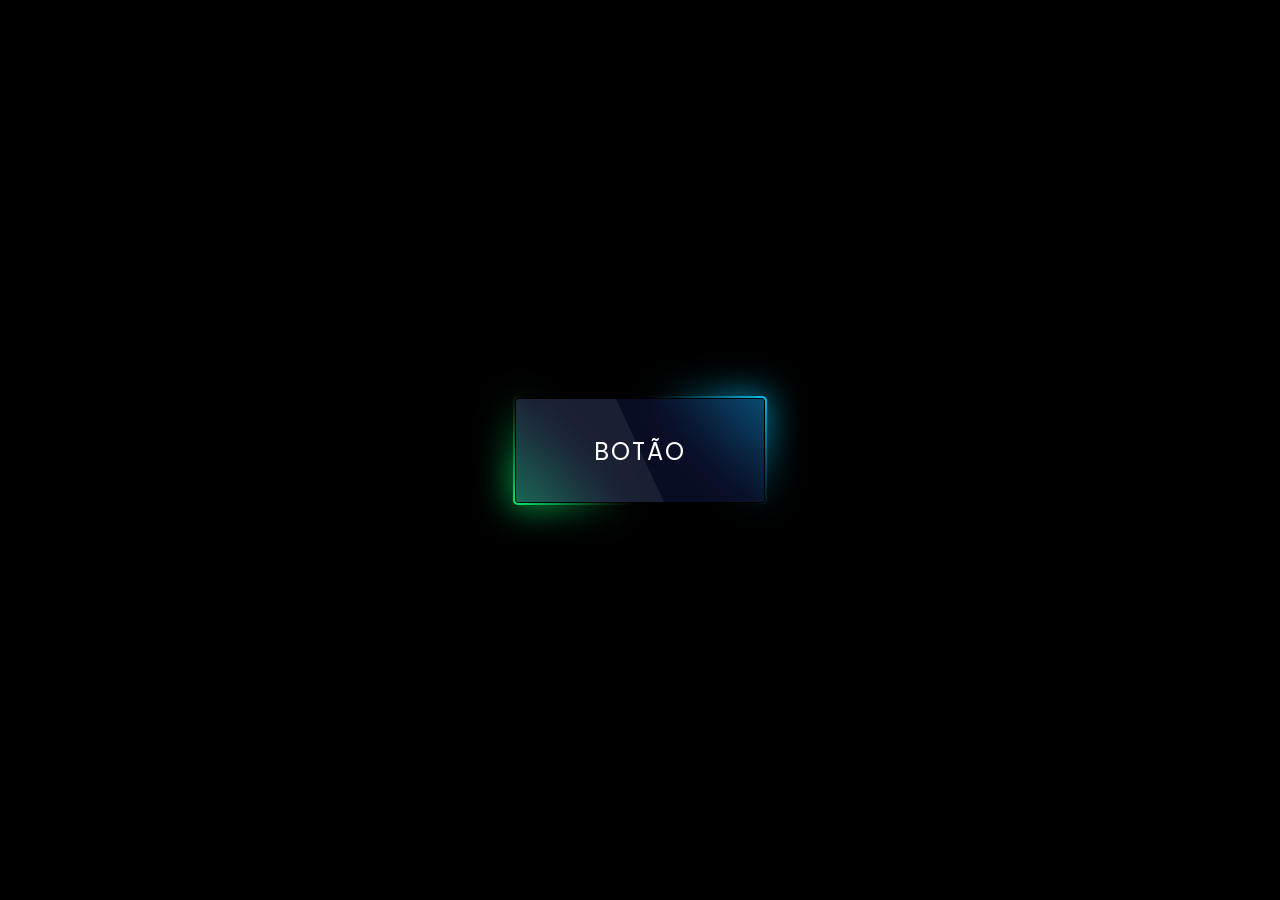
<file: tb.html>
<!DOCTYPE html>
<html lang="en">
<head>
    <meta charset="UTF-8">

    <meta http-equiv="X-UA-Compatible" content="IE=edge">
    <meta name="viewport" content="width=device-width,
     initial-scale=1.0">
     <title>projeto</title>
    <link rel="stylesheet" type="text/css" href="style.css">

</head>
<body>
    <a href="#">
        <i></i>
        <i></i>
        <span>Botão</span>
        </a>





















        <script src="tb.js"></script>
</body>
</html>
</file>
<file: inicio.css>
*{
      
        margin: 0;   
        padding: 0;
  
     
        
      }
      body {
            font-family: Arial, sans-serif;
            margin: 0;
            background: #ffffff;
           
        }

        header {
  position: sticky; top: 0; z-index: 200;
  background: var(--surface);
  border-bottom: 1px solid var(--border);
  box-shadow: var(--shadow-sm);

    
}
.logologo{
  width:40px ;
}
       header ul, a{
            list-style: none;
            display: flex;
           justify-content: space-between;
           gap: 60px;
         text-decoration: none;
         color: black;
        }
        .sec1{
            background-color: rgb(223, 238, 253);
            display: flex;
            gap: 20%;
        }

   

button a{
background-color: rgb();
}
        section {
            padding: 30px;
        }

        button {
            padding: 19px 77px;
            margin: 15px;
            border: 3px solid #2B8C95 ;;
            color: rgb(0, 0, 0);
            font-size: 15px;
            border-radius: 10px;
            transition: 0.2s ease;
           
        }

        button:hover{
            background: linear-gradient( #bee2ff ) ;
            color: rgb(0, 0, 0);
            transform: scale(1.15);
        }
.geral{
    display: flex;
    justify-content: center;
    flex-wrap: wrap;
    max-width: 1100px;
    margin: 0 auto;
    gap: 30px;
    margin-bottom: 40px;
}
.ic, .qi, .Aa {
color: rgb(0, 0, 0);
width: 100%;
max-width: 300px;
box-sizing: border-box;
display: flex;
flex-direction: column;
align-items: center;
text-align: center;
background-color: aliceblue;
padding: 50px;
border-radius: 20px;
gap: 10px;

}
.bottom{
  margin-top: 20px;
  margin-bottom: 20px;
}
.icon{
    background-color: rgb(138, 197, 255);
    padding: 20px;
    border-radius: 50%;
    
}
main{
    display: flex;
    flex-direction: column;
    align-items: center;
background-color: white;
}
 .tea{
    background-color: rgb(223, 238, 253);
    width: 100%;
    box-sizing: border-box;
    display: flex;
    justify-content: center;
    align-items: center;
    flex-direction: column;
    margin-top: 60px;
 }
 .fim{
    background-color: rgb(48, 133, 218);
    width: 100%;
    box-sizing: border-box;
 display: flex;
         align-items: center;
flex-direction: column;
margin: 0;

color: #ffffff;
 }

 .but button{
height: 60px;


 }
 .fuuti1{
    display: flex;
    justify-content: space-around;
    align-items: center;
  
 }
 .fuuti{
        display: flex;
    flex-direction: column;
   
    width: 200px;
 }
.fuuti ul,li{
    display: flex;
    flex-direction: column;
    
}
 footer{
            background-color: #151a1b;
          padding: 70px;
          color: #ffffff;
        }

hr{
    
    border: 0;
    height: 0.5px;
    background: #46789179;
    width: 90%;
}

        .distaque{
            color: #09b6eb;
        }
     



     :root {
      --blue-deep:   #1a4a72;
      --blue-mid:    #2d6fa0;
      --blue-soft:   #4a90c4;
      --blue-pale:   #d6eaf8;
      --blue-ghost:  #eaf4fb;
      --teal:        #2a9d8f;
      --teal-light:  #a8dcd5;
      --warm:        #f4a261;
      --warm-pale:   #fdebd0;
      --bg:          #f7fafd;
      --surface:     #ffffff;
      --text:        #1c2b3a;
      --text-soft:   #4a6278;
      --text-muted:  #7a96ab;
      --border:      #c8dde9;
      --radius:      14px;
      --radius-lg:   22px;
      --shadow-sm:   0 2px 8px rgba(26,74,114,.07);
      --shadow-md:   0 6px 24px rgba(26,74,114,.10);
      --shadow-lg:   0 16px 48px rgba(26,74,114,.13);
      --font:        'Nunito', sans-serif;
      --font-body:   'Nunito Sans', sans-serif;
      --transition:  0.25s ease;
      /* Accessibility overrides (toggled by JS) */
      --font-scale: 1;
    }
    [data-theme="dark"] {
      --bg:        #111d26;
      --surface:   #172330;
      --text:      #ddeef8;
      --text-soft: #8ab5cc;
      --text-muted:#5a8099;
      --border:    #234358;
      --blue-ghost:#172330;
      --blue-pale: #1e3a50;
      --shadow-sm: 0 2px 8px rgba(0,0,0,.3);
      --shadow-md: 0 6px 24px rgba(0,0,0,.35);
    }
    [data-contrast="high"] {
      --blue-deep:  #003d73;
      --blue-mid:   #004f99;
      --text:       #000000;
      --bg:         #ffffff;
      --surface:    #ffffff;
      --border:     #000000;
    }

    /* ── BASE ──────────────────────────────────────────── */
    *, *::before, *::after { margin: 0; padding: 0; }
    html { scroll-behavior: smooth; font-size: calc(16px * var(--font-scale)); }
    body {
      background: var(--bg);
      color: var(--text);
      font-family: var(--font-body);
      font-size: 1rem;
      line-height: 1.7;
      transition: background var(--transition), color var(--transition);
    }
    a { color: var(--blue-mid); text-decoration: none; transition: color var(--transition); }
    a:hover { color: var(--blue-deep); }
    img { max-width: 100%; display: block; }
    h1,h2,h3,h4 { font-family: var(--font); color: var(--text); line-height: 1.25; }
    ul { list-style: none; }

    /* ── SKIP LINK ─────────────────────────────────────── */
    .skip-link {
      position: absolute; top: -60px; left: 16px; z-index: 9999;
      background: var(--blue-deep); color: #fff;
      padding: 10px 20px; border-radius: var(--radius);
      font-family: var(--font); font-weight: 700;
      transition: top 0.2s;
    }
    .skip-link:focus { top: 16px; }

    /* ── ACCESSIBILITY BAR ─────────────────────────────── */
  .a11y-bar {
  background: var(--blue-deep);
  padding: 8px 40px;
  display: flex; align-items: center; gap: 8px; justify-content: center;
  flex-wrap: wrap;
}
    .a11y-bar span { color: rgba(255,255,255,.55); font-size: .72rem; font-family: var(--font); letter-spacing:.05em; margin-right: 4px; }
    .a11y-btn {
      background: rgba(255,255,255,.12);
      border: 1px solid rgba(255,255,255,.2);
      border-radius: 30px;
      color: #fff; font-family: var(--font);
      font-size: .78rem; font-weight: 600;
      padding: 4px 14px; cursor: pointer;
      transition: background var(--transition), transform var(--transition);
      display: flex; align-items: center; gap: 5px;
    }
    .a11y-btn:hover { background: rgba(255,255,255,.22); transform: translateY(-1px); }
    .a11y-btn.active { background: var(--warm); border-color: var(--warm); color: #fff; }

    /* ── HEADER ────────────────────────────────────────── */
    header {
      position: sticky; top: 0; z-index: 200;
      background: var(--surface);
      border-bottom: 1px solid var(--border);
      box-shadow: var(--shadow-sm);
    }
    .header-inner {
      max-width: 1100px; margin: 0 auto;
      padding: 0 32px;
      display: flex; align-items: center; gap: 20px;
      height: 70px;
    }
    .logo {
      display: flex; align-items: center; gap: 10px;
      font-family: var(--font); font-weight: 800;
      font-size: 1.25rem; color: var(--blue-deep);
      flex-shrink: 0;
    }
    .logo-icon {
      width: 38px; height: 38px;
      background: linear-gradient(135deg, var(--blue-mid), var(--teal));
      border-radius: 10px;
      display: flex; align-items: center; justify-content: center;
      color: #fff; font-size: 1rem;
    }
    nav {
      display: flex; align-items: center; gap: 4px;
      margin-left: auto; flex-wrap: wrap;
    }
    nav a {
      padding: 7px 14px; border-radius: 8px;
      font-family: var(--font); font-weight: 600;
      font-size: .85rem; color: var(--text-soft);
      transition: all var(--transition);
    }
    nav a:hover, nav a.active {
      background: var(--blue-ghost);
      color: var(--blue-deep);
    }
    .nav-cta {
      background: var(--blue-mid) !important;
      color: #fff !important; border-radius: 30px !important;
      padding: 7px 20px !important;
    }
    .nav-cta:hover { background: var(--blue-deep) !important; transform: translateY(-1px); }
    .burger { display: none; background: none; border: none; cursor: pointer; color: var(--text); font-size: 1.4rem; }
    .mobile-nav {
      display: none; flex-direction: column; gap: 4px;
      padding: 12px 32px 20px;
      background: var(--surface);
      border-bottom: 1px solid var(--border);
    }
    .mobile-nav.open { display: flex; }
    .mobile-nav a {
      padding: 10px 14px; border-radius: 8px;
      font-family: var(--font); font-weight: 600;
      font-size: .95rem; color: var(--text-soft);
    }
    .mobile-nav a:hover { background: var(--blue-ghost); color: var(--blue-deep); }

    /* ── HERO ──────────────────────────────────────────── */
    .hero {
      max-width: 1100px; margin: 0 auto;
      padding: 40px 32px 70px;
      display: grid; grid-template-columns: 1fr 1fr;
      gap: 60px; align-items: center;
    }
    .hero-badge {
      display: inline-flex; align-items: center; gap: 8px;
      background: var(--blue-pale); color: var(--blue-deep);
      border-radius: 30px; padding: 5px 16px;
      font-family: var(--font); font-size: .78rem; font-weight: 700;
      letter-spacing: .06em; text-transform: uppercase;
      margin-bottom: 20px;
    }
    .hero-badge .dot { width:7px;height:7px; background:var(--blue-mid); border-radius:50%; }
    .hero h1 {
      font-family: var(--font); font-size: clamp(2rem,3.5vw,2.9rem);
      font-weight: 800; color: var(--blue-deep);
      line-height: 1.15; margin-bottom: 18px;
    }
    .hero h1 em { font-style: normal; color: var(--teal); }
    .hero p {
      font-size: 1.05rem; color: var(--text-soft);
      line-height: 1.75; margin-bottom: 32px; max-width: 440px;
    }
    .hero-btns { display: flex; gap: 12px; flex-wrap: wrap; }
    .btn-primary {
      background: var(--blue-mid); color: #fff;
      padding: 14px 28px; border-radius: 30px;
      font-family: var(--font); font-weight: 700; font-size: .95rem;
      border: none; cursor: pointer;
      display: inline-flex; align-items: center; gap: 8px;
      transition: all var(--transition);
      text-decoration: none;
    }
    .btn-primary:hover { background: var(--blue-deep); transform: translateY(-2px); box-shadow: var(--shadow-md); color: #fff; }
    .btn-outline {
      background: transparent; color: var(--blue-mid);
      padding: 13px 26px; border-radius: 30px;
      border: 2px solid var(--blue-mid);
      font-family: var(--font); font-weight: 700; font-size: .95rem;
      cursor: pointer;
      display: inline-flex; align-items: center; gap: 8px;
      transition: all var(--transition);
      text-decoration: none;
    }
    .btn-outline:hover { background: var(--blue-mid); color: #fff; transform: translateY(-2px); }

    .hero-visual {
      background: linear-gradient(135deg, var(--blue-pale) 0%, var(--teal-light) 100%);
      border-radius: var(--radius-lg);
      padding: 40px;
      display: flex; flex-direction: column; gap: 16px;
    }
    .audience-cards { display: grid; grid-template-columns: 1fr 1fr; gap: 12px; }
    .aud-card {
      background: var(--surface);
      border-radius: var(--radius);
      padding: 18px 16px;
      text-align: center;
      cursor: pointer;
      border: 2px solid transparent;
      transition: all var(--transition);
      box-shadow: var(--shadow-sm);
    }
    .aud-card:hover {
      border-color: var(--blue-soft);
      transform: translateY(-3px);
      box-shadow: var(--shadow-md);
    }
    .aud-icon { font-size: 1.8rem; margin-bottom: 8px; }
    .aud-label { font-family: var(--font); font-weight: 700; font-size: .88rem; color: var(--text); }
    .aud-sub { font-size: .75rem; color: var(--text-muted); margin-top: 3px; }

    /* ── ALERT BOX ─────────────────────────────────────── */
    .alert-box {
      background: var(--warm-pale);
      border-left: 4px solid var(--warm);
      border-radius: var(--radius);
      padding: 14px 20px;
      display: flex; align-items: flex-start; gap: 12px;
      font-size: .88rem; color: #7a4a1a;
    }
    .alert-box i { color: var(--warm); font-size: 1.1rem; flex-shrink: 0; margin-top: 2px; }

    /* ── SECTIONS ──────────────────────────────────────── */
    .section {
      max-width: 1100px;
      
      margin: 0 auto;
      padding: 70px 32px;
    }
    .section-label {
      display: inline-flex; align-items: center; gap: 8px;
      color: var(--blue-mid); font-family: var(--font);
      font-size: .72rem; font-weight: 700;
      letter-spacing: .1em; text-transform: uppercase;
      margin-bottom: 10px;
    }
    .section-label::before {
      content: ''; width: 20px; height: 2px;
      background: var(--blue-mid); border-radius: 2px;
    }
    .section-title {
      font-family: var(--font); font-weight: 800;
      font-size: clamp(1.6rem,2.5vw,2.2rem);
      color: var(--blue-deep); margin-bottom: 14px;
    }
    .section-sub {
      color: var(--text-soft); font-size: 1rem;
      max-width: 560px; line-height: 1.75; margin-bottom: 44px;
    }
.divider {
  border: none; border-top: 1px solid var(--border);
  max-width: 1100px;
  margin: 60px auto;
}
    .bg-soft { background: var(--blue-ghost); }
    .bg-teal { background: linear-gradient(135deg, #e8f7f5 0%, var(--blue-ghost) 100%); }

    /* ── WHAT IS AUTISM ────────────────────────────────── */
    .autism-grid {
      display: grid; grid-template-columns: repeat(auto-fit, minmax(220px,1fr));
      gap: 16px;
    }
    .autism-card {
      background: var(--surface);
      border-radius: var(--radius);
      padding: 28px 24px;
      border: 1px solid var(--border);
      transition: all var(--transition);
    }
    .autism-card:hover { transform: translateY(-4px); box-shadow: var(--shadow-md); border-color: var(--blue-soft); }
    .autism-card-icon {
      width: 50px; height: 50px;
      background: var(--blue-pale); border-radius: 12px;
      display: flex; align-items: center; justify-content: center;
      font-size: 1.3rem; margin-bottom: 16px;
    }
    .autism-card h3 { font-family: var(--font); font-size: 1rem; font-weight: 700; margin-bottom: 8px; }
    .autism-card p { font-size: .88rem; color: var(--text-soft); line-height: 1.6; }
    .facts-row {
      display: grid; grid-template-columns: repeat(3,1fr);
      gap: 16px; margin-top: 30px;
    }
    .fact-pill {
      background: var(--surface);
      border-radius: var(--radius);
      padding: 20px;
      border: 1.5px solid var(--border);
      display: flex; align-items: center; gap: 12px;
    }
    .fact-pill i { color: var(--teal); font-size: 1.2rem; flex-shrink: 0; }
    .fact-pill p { font-family: var(--font); font-weight: 700; font-size: .9rem; }

    /* ── SIGNS TABS ────────────────────────────────────── */
    .tabs {
      display: flex; gap: 8px; margin-bottom: 28px;
      border-bottom: 2px solid var(--border);
      flex-wrap: wrap;
    }
    .tab-btn {
      padding: 10px 22px;
      background: none; border: none;
      font-family: var(--font); font-weight: 700;
      font-size: .9rem; color: var(--text-muted);
      cursor: pointer; transition: all var(--transition);
      border-bottom: 3px solid transparent;
      margin-bottom: -2px;
    }
    .tab-btn.active { color: var(--blue-deep); border-bottom-color: var(--blue-mid); }
    .tab-panel { display: none; }
    .tab-panel.active { display: block; animation: fadeIn .3s ease; }
    @keyframes fadeIn { from{opacity:0;transform:translateY(8px)} to{opacity:1;transform:translateY(0)} }
    .signs-grid {
      display: grid; grid-template-columns: repeat(auto-fill, minmax(260px,1fr));
      gap: 12px;
    }
    .sign-item {
      background: var(--surface); border-radius: var(--radius);
      padding: 16px 18px;
      border: 1px solid var(--border);
      display: flex; align-items: flex-start; gap: 12px;
      transition: all var(--transition);
    }
    .sign-item:hover { border-color: var(--blue-soft); box-shadow: var(--shadow-sm); }
    .sign-check {
      width: 28px; height: 28px; border-radius: 8px;
      background: var(--blue-pale);
      display: flex; align-items: center; justify-content: center;
      flex-shrink: 0; color: var(--blue-mid); font-size: .85rem;
    }
    .sign-item p { font-size: .9rem; color: var(--text-soft); line-height: 1.55; }

    /* ── QUIZ ──────────────────────────────────────────── */
    .quiz-wrap {
      background: var(--surface);
      border-radius: var(--radius-lg);
      border: 1px solid var(--border);
      box-shadow: var(--shadow-md);
      overflow: hidden;
    }
    .quiz-header {
      background: linear-gradient(135deg, var(--blue-deep), var(--blue-mid));
      padding: 30px 36px; color: #fff;
    }
    .quiz-header h2 { font-family: var(--font); font-size: 1.5rem; font-weight: 800; margin-bottom: 6px; }
    .quiz-header p { font-size: .9rem; opacity: .8; }
    .quiz-progress-bar {
      height: 4px; background: rgba(255,255,255,.2);
      border-radius: 2px; margin-top: 18px;
    }
    .quiz-progress-fill {
      height: 100%; background: var(--teal-light);
      border-radius: 2px; transition: width .4s ease;
    }
    .quiz-body { padding: 36px; }
    .quiz-question {
      font-family: var(--font); font-weight: 700;
      font-size: 1.1rem; color: var(--text);
      margin-bottom: 22px; line-height: 1.45;
    }
    .quiz-options { display: flex; flex-direction: column; gap: 10px; }
    .quiz-opt {
      background: var(--bg); border: 1.5px solid var(--border);
      border-radius: var(--radius); padding: 14px 18px;
      font-family: var(--font); font-weight: 600; font-size: .95rem;
      color: var(--text-soft); cursor: pointer;
      transition: all var(--transition); text-align: left;
      display: flex; align-items: center; gap: 10px;
    }
    .quiz-opt:hover { border-color: var(--blue-soft); color: var(--blue-deep); background: var(--blue-ghost); }
    .quiz-opt.selected { border-color: var(--blue-mid); background: var(--blue-pale); color: var(--blue-deep); }
    .quiz-opt-num {
      width: 26px; height: 26px; border-radius: 6px;
      background: var(--border); color: var(--text-muted);
      display: flex; align-items: center; justify-content: center;
      font-size: .78rem; flex-shrink: 0; transition: all var(--transition);
    }
    .quiz-opt.selected .quiz-opt-num { background: var(--blue-mid); color: #fff; }
    .quiz-nav {
      display: flex; justify-content: space-between; align-items: center;
      margin-top: 28px; padding-top: 24px;
      border-top: 1px solid var(--border);
    }
    .quiz-counter { font-size: .85rem; color: var(--text-muted); font-family: var(--font); }
    .quiz-result {
      display: none; padding: 36px; text-align: center;
    }
    .quiz-result.show { display: block; animation: fadeIn .4s ease; }
    .result-badge {
      display: inline-block; padding: 8px 24px;
      border-radius: 30px; font-family: var(--font);
      font-weight: 800; font-size: 1rem; margin-bottom: 16px;
    }
    .result-badge.low { background: #d1fae5; color: #065f46; }
    .result-badge.mid { background: var(--warm-pale); color: #92400e; }
    .result-badge.high { background: var(--blue-pale); color: var(--blue-deep); }

    /* ── RIGHTS ────────────────────────────────────────── */
    .rights-grid {
      display: grid; grid-template-columns: repeat(auto-fit, minmax(300px,1fr));
      gap: 20px;
    }
    .right-card {
      background: var(--surface); border-radius: var(--radius-lg);
      border: 1px solid var(--border);
      overflow: hidden; transition: all var(--transition);
    }
    .right-card:hover { transform: translateY(-4px); box-shadow: var(--shadow-md); }
    .right-card-head {
      background: linear-gradient(135deg, var(--blue-deep), var(--blue-mid));
      padding: 22px 26px;
      display: flex; align-items: center; gap: 14px;
    }
    .right-card-head i { font-size: 1.4rem; color: rgba(255,255,255,.8); }
    .right-card-head h3 { font-family: var(--font); font-size: 1rem; font-weight: 800; color: #fff; }
    .right-card-body { padding: 22px 26px; }
    .right-card-body ul { display: flex; flex-direction: column; gap: 10px; }
    .right-card-body li {
      display: flex; align-items: flex-start; gap: 10px;
      font-size: .88rem; color: var(--text-soft); line-height: 1.55;
    }
    .right-card-body li i { color: var(--teal); flex-shrink: 0; margin-top: 3px; }
    .lei-tag {
      display: inline-block; background: var(--blue-pale);
      color: var(--blue-deep); border-radius: 6px;
      padding: 3px 10px; font-family: var(--font);
      font-size: .72rem; font-weight: 700; margin-top: 16px;
    }
    .carteirinha-box {
      background: linear-gradient(135deg, var(--teal) 0%, var(--blue-mid) 100%);
      border-radius: var(--radius-lg); padding: 32px;
      color: #fff; margin-top: 28px;
      display: grid; grid-template-columns: 1fr auto;
      gap: 24px; align-items: center;
    }
    .carteirinha-box h3 { font-family: var(--font); font-size: 1.2rem; font-weight: 800; margin-bottom: 8px; }
    .carteirinha-box p { font-size: .9rem; opacity: .85; line-height: 1.65; }
    .carteirinha-badge {
      background: rgba(255,255,255,.15);
      border: 2px solid rgba(255,255,255,.3);
      border-radius: var(--radius);
      padding: 20px 24px; text-align: center; min-width: 120px;
    }
    .carteirinha-badge i { font-size: 2.5rem; display: block; margin-bottom: 8px; }
    .carteirinha-badge span { font-family: var(--font); font-size: .78rem; font-weight: 700; }

    /* ── WHERE TO GET HELP ─────────────────────────────── */
    .help-grid {
      display: grid; grid-template-columns: repeat(auto-fit, minmax(280px,1fr));
      gap: 18px;
    }
    .help-card {
      background: var(--surface); border-radius: var(--radius-lg);
      border: 1px solid var(--border); padding: 28px 26px;
      transition: all var(--transition);
    }
    .help-card:hover { transform: translateY(-3px); box-shadow: var(--shadow-md); }
    .help-type {
      display: inline-block; border-radius: 8px;
      padding: 4px 12px; font-family: var(--font);
      font-size: .72rem; font-weight: 800;
      letter-spacing: .06em; text-transform: uppercase;
      margin-bottom: 14px;
    }
    .type-public { background: var(--blue-pale); color: var(--blue-deep); }
    .type-private { background: #fce7f3; color: #831843; }
    .help-card h3 { font-family: var(--font); font-weight: 800; font-size: 1.05rem; margin-bottom: 8px; }
    .help-card p { font-size: .88rem; color: var(--text-soft); line-height: 1.6; margin-bottom: 14px; }
    .help-meta { display: flex; flex-direction: column; gap: 6px; }
    .help-meta span {
      display: flex; align-items: center; gap: 7px;
      font-size: .82rem; color: var(--text-muted);
    }
    .help-meta span i { color: var(--blue-soft); font-size: .82rem; }
    .help-card .btn-outline { margin-top: 18px; font-size: .85rem; padding: 9px 20px; }

    /* ── FOR EDUCATORS ─────────────────────────────────── */
    .edu-grid { display: grid; grid-template-columns: repeat(auto-fit,minmax(240px,1fr)); gap:16px; }
    .edu-card {
      background: var(--surface); border-radius: var(--radius);
      padding: 26px 22px; border: 1px solid var(--border);
      transition: all var(--transition);
    }
    .edu-card:hover { border-color: var(--teal); box-shadow: var(--shadow-sm); }
    .edu-card-icon {
      width: 46px; height: 46px; border-radius: 12px;
      background: linear-gradient(135deg, var(--teal-light), var(--blue-pale));
      display: flex; align-items: center; justify-content: center;
      font-size: 1.2rem; margin-bottom: 14px;
    }
    .edu-card h3 { font-family: var(--font); font-weight: 700; font-size: .95rem; margin-bottom: 8px; }
    .edu-card p { font-size: .85rem; color: var(--text-soft); line-height: 1.6; }

    /* ── DIARY ─────────────────────────────────────────── */
    .diary-wrap {
      background: var(--surface); border-radius: var(--radius-lg);
      border: 1px solid var(--border); overflow: hidden;
    }
    .diary-tabs { display: flex; border-bottom: 1px solid var(--border); }
    .diary-tab {
      flex: 1; padding: 14px 16px;
      background: none; border: none;
      font-family: var(--font); font-weight: 700;
      font-size: .88rem; cursor: pointer;
      color: var(--text-muted); transition: all var(--transition);
      border-bottom: 3px solid transparent; margin-bottom: -1px;
    }
    .diary-tab.active { color: var(--blue-deep); border-bottom-color: var(--blue-mid); background: var(--blue-ghost); }
    .diary-body { padding: 30px; }
    .diary-panel { display: none; }
    .diary-panel.active { display: block; animation: fadeIn .3s ease; }
    .diary-field { margin-bottom: 20px; }
    .diary-field label {
      display: block; font-family: var(--font);
      font-weight: 700; font-size: .88rem;
      color: var(--text); margin-bottom: 8px;
    }
    .diary-field select,
    .diary-field input[type="number"],
    .diary-field textarea {
      width: 100%; padding: 11px 16px;
      border: 1.5px solid var(--border);
      border-radius: var(--radius); background: var(--bg);
      color: var(--text); font-family: var(--font-body);
      font-size: .92rem; transition: border-color var(--transition);
      outline: none; resize: vertical;
    }
    .diary-field select:focus,
    .diary-field input[type="number"]:focus,
    .diary-field textarea:focus { border-color: var(--blue-mid); }
    .emoji-row { display: flex; gap: 10px; flex-wrap: wrap; }
    .emoji-btn {
      background: var(--bg); border: 1.5px solid var(--border);
      border-radius: var(--radius); padding: 10px 16px;
      font-size: 1.3rem; cursor: pointer;
      transition: all var(--transition);
      display: flex; flex-direction: column; align-items: center; gap: 4px;
    }
    .emoji-btn span { font-size: .68rem; font-family: var(--font); font-weight: 700; color: var(--text-muted); }
    .emoji-btn.selected { border-color: var(--blue-mid); background: var(--blue-pale); }
    .emoji-btn:hover { transform: scale(1.05); }
    .range-wrap { display: flex; align-items: center; gap: 12px; }
    .range-wrap input[type="range"] {
      flex: 1; appearance: none;
      height: 6px; border-radius: 3px;
      background: var(--blue-pale); outline: none; border: none; padding: 0;
    }
    .range-wrap input[type="range"]::-webkit-slider-thumb {
      appearance: none; width: 18px; height: 18px;
      background: var(--blue-mid); border-radius: 50%; cursor: pointer;
    }
    .range-val {
      font-family: var(--font); font-weight: 800;
      color: var(--blue-deep); min-width: 28px; text-align: center;
    }
    .diary-save {
      background: var(--blue-mid); color: #fff; border: none;
      border-radius: 30px; padding: 13px 32px;
      font-family: var(--font); font-weight: 700; font-size: .95rem;
      cursor: pointer; transition: all var(--transition);
      display: flex; align-items: center; gap: 8px;
    }
    .diary-save:hover { background: var(--blue-deep); transform: translateY(-2px); }
    .diary-saved-msg {
      display: none; margin-top: 14px; padding: 12px 18px;
      background: #d1fae5; border-radius: var(--radius);
      color: #065f46; font-family: var(--font); font-weight: 700; font-size: .9rem;
    }
    .diary-saved-msg.show { display: flex; align-items: center; gap: 8px; }

    /* ── CONTACT ───────────────────────────────────────── */
    .contact-grid { display: grid; grid-template-columns: 1fr 1fr; gap: 40px; align-items: start; }
    .contact-form { background: var(--surface); border-radius: var(--radius-lg); padding: 36px; border: 1px solid var(--border); }
    .contact-form h3 { font-family: var(--font); font-weight: 800; font-size: 1.2rem; margin-bottom: 6px; }
    .contact-form p { font-size: .88rem; color: var(--text-soft); margin-bottom: 24px; }
    .form-field { margin-bottom: 16px; }
    .form-field label { display: block; font-family: var(--font); font-weight: 700; font-size: .85rem; margin-bottom: 6px; }
    .form-field input, .form-field select, .form-field textarea {
      width: 100%; padding: 11px 16px;
      border: 1.5px solid var(--border);
      border-radius: var(--radius); background: var(--bg);
      color: var(--text); font-family: var(--font-body);
      font-size: .92rem; transition: border-color var(--transition);
      outline: none; resize: vertical;
    }
    .form-field input:focus, .form-field select:focus, .form-field textarea:focus { border-color: var(--blue-mid); }
    .form-lgpd {
      display: flex; align-items: flex-start; gap: 10px;
      margin: 16px 0 22px; font-size: .82rem; color: var(--text-soft); line-height: 1.55;
    }
    .form-lgpd input { width: auto; flex-shrink: 0; margin-top: 2px; }
    .contact-info { display: flex; flex-direction: column; gap: 18px; }
    .info-card {
      background: var(--surface); border-radius: var(--radius-lg);
      border: 1px solid var(--border); padding: 24px;
    }
    .info-card h4 { font-family: var(--font); font-weight: 800; margin-bottom: 14px; font-size: .95rem; }
    .info-row { display: flex; gap: 10px; align-items: flex-start; margin-bottom: 10px; font-size: .88rem; color: var(--text-soft); }
    .info-row i { color: var(--blue-mid); flex-shrink: 0; margin-top: 3px; }

    /* ── ADULT SECTION ─────────────────────────────────── */
    .adult-grid { display: grid; grid-template-columns: repeat(auto-fit,minmax(220px,1fr)); gap:16px; }
    .adult-card {
      background: var(--surface); border-radius: var(--radius);
      padding: 24px 20px; border: 1px solid var(--border);
      text-align: center; transition: all var(--transition);
    }
    .adult-card:hover { border-color: var(--teal); transform: translateY(-3px); box-shadow: var(--shadow-md); }
    .adult-card i { font-size: 2rem; color: var(--teal); margin-bottom: 12px; display: block; }
    .adult-card h3 { font-family: var(--font); font-weight: 700; font-size: .95rem; margin-bottom: 8px; }
    .adult-card p { font-size: .83rem; color: var(--text-soft); line-height: 1.6; }

    /* ── FOOTER ────────────────────────────────────────── */
    footer {
      background: var(--blue-deep); color: rgba(255,255,255,.7);
      padding: 60px 32px 30px;
    }
    .footer-inner { max-width: 1100px; margin: 0 auto; }
    .footer-grid { display: grid; grid-template-columns: 2fr 1fr 1fr 1fr; gap: 48px; margin-bottom: 48px; }
    .footer-brand .logo { color: #fff; margin-bottom: 12px; display: flex; }
    .footer-brand p { font-size: .85rem; line-height: 1.7; max-width: 240px; }
    .footer-col h4 { font-family: var(--font); font-weight: 800; font-size: .82rem; text-transform: uppercase; letter-spacing: .08em; color: rgba(255,255,255,.5); margin-bottom: 16px; }
    .footer-col ul { display: flex; flex-direction: column; gap: 10px; }
    .footer-col ul li a { font-size: .85rem; color: rgba(255,255,255,.55); transition: color var(--transition); }
    .footer-col ul li a:hover { color: #fff; }
    .footer-bottom { border-top: 1px solid rgba(255,255,255,.1); padding-top: 28px; display: flex; justify-content: space-between; align-items: center; flex-wrap: wrap; gap: 12px; font-size: .8rem; }
    .disclaimer { background: rgba(255,255,255,.07); border-radius: var(--radius); padding: 14px 18px; font-size: .8rem; color: rgba(255,255,255,.5); line-height: 1.65; margin-top: 28px; margin-bottom: 28px; border-left: 3px solid rgba(255,255,255,.2); }

    /* ── SCROLL REVEAL ─────────────────────────────────── */
    .reveal { opacity:0; transform:translateY(28px); transition: opacity .7s ease, transform .7s ease; }
    .reveal.visible { opacity:1; transform:translateY(0); }
    .reveal-d1 { transition-delay: .1s; }
    .reveal-d2 { transition-delay: .2s; }
    .reveal-d3 { transition-delay: .3s; }

    /* ── RESPONSIVE ────────────────────────────────────── */
    @media (max-width: 900px) {
      .hero { grid-template-columns: 1fr; gap: 40px; padding: 60px 24px 50px; }
      .hero-visual { padding: 28px; }
      .contact-grid { grid-template-columns: 1fr; }
      .footer-grid { grid-template-columns: 1fr 1fr; gap: 32px; }
      .facts-row { grid-template-columns: 1fr; }
      .carteirinha-box { grid-template-columns: 1fr; }
      nav { display: none; }
      .burger { display: block; margin-left: auto; }
      .a11y-bar { padding: 8px 20px; }
    }
    @media (max-width: 600px) {
      .footer-grid { grid-template-columns: 1fr; }
      .section { padding: 50px 20px; }
      .audience-cards { grid-template-columns: 1fr 1fr; }
      .a11y-bar { gap: 6px; }
    }
.edu{
  display: flex;
  justify-content: space-between;
  align-items: flex-start;
}
</file>
<file: educadores.css>
/* ── PALETA DE CORES NATIVA DO LAÇO AZUL ── */
    :root {
      --blue-deep:   #1a4a72;
      --blue-mid:    #2d6fa0;
      --blue-soft:   #4a90c4;
      --blue-pale:   #d6eaf8;
      --blue-ghost:  #eaf4fb;
      --teal:        #2a9d8f;
      --teal-light:  #a8dcd5;
      --warm:        #f4a261;
      --warm-pale:   #fdebd0;
      --bg:          #f7fafd;
      --surface:     #ffffff;
      --text:        #1c2b3a;
      --text-soft:   #4a6278;
      --text-muted:  #7a96ab;
      --border:      #c8dde9;
      --radius:      14px;
      --radius-lg:   22px;
      --shadow-sm:   0 2px 8px rgba(26,74,114,.07);
      --shadow-md:   0 6px 24px rgba(26,74,114,.12);
      --font:        'Nunito', sans-serif;
      --font-body:   'Nunito Sans', sans-serif;
      --transition:  0.25s ease;
      --sidebar-w:   260px;
    }

    /* Suporte ao Modo Escuro */
    [data-theme="dark"] {
      --bg:         #111d26; 
      --surface:    #172330; 
      --text:       #ddeef8;
      --text-soft:  #8ab5cc; 
      --text-muted: #5a8099; 
      --border:     #234358;
      --blue-ghost: #172330; 
      --blue-pale:  #1e3a50;
      --shadow-sm:  0 2px 8px rgba(0,0,0,.3); 
      --shadow-md:  0 6px 24px rgba(0,0,0,.4);
    }

    /* Suporte ao Alto Contraste */
    [data-contrast="high"] {
      --blue-deep:  #003d73; 
      --blue-mid:   #004f99; 
      --text:       #000000; 
      --bg:         #ffffff; 
      --surface:    #ffffff; 
      --border:     #000000;
    }

    /* ── CONFIGURAÇÕES GERAIS ── */
    *, *::before, *::after { 
      margin: 0; 
      padding: 0; 
      box-sizing: border-box; 
    }

    body {
      background: var(--bg); 
      color: var(--text);
      font-family: var(--font-body); 
      line-height: 1.6;
      min-height: 100vh; 
      display: flex;
      transition: background var(--transition), color var(--transition);
    }

    /* ── SIDEBAR REUTILIZADA ── */
    .sidebar {
      width: var(--sidebar-w); 
      flex-shrink: 0;
      background: var(--surface); 
      border-right: 1px solid var(--border);
      height: 100vh; 
      position: sticky; 
      top: 0;
      display: flex; 
      flex-direction: column;
      box-shadow: var(--shadow-sm);
      z-index: 10;
    }

    .sidebar-brand {
      padding: 22px 24px; 
      display: flex; 
      align-items: center; 
      gap: 10px;
      border-bottom: 1px solid var(--border);
    }

    .logo-icon {
      width: 36px; height: 36px;
      background: linear-gradient(135deg, var(--blue-mid), var(--teal));
      border-radius: 10px; 
      display: flex; 
      align-items: center; 
      justify-content: center;
      color: #ffffff; 
      font-size: .95rem;
    }

    .logo-text {
      font-family: var(--font); 
      font-weight: 900;
      font-size: 1.05rem; 
      color: var(--blue-deep); 
      line-height: 1.1;
    }

    .logo-text span {
      display: block; font-size: .68rem; font-weight: 600;
      color: var(--text-muted); text-transform: uppercase; letter-spacing: .07em;
    }

    .sidebar-nav { padding: 14px 12px; flex: 1; }
    .nav-group-label {
      font-family: var(--font); font-size: .68rem; font-weight: 800;
      text-transform: uppercase; letter-spacing: .1em;
      color: var(--text-muted); padding: 0 10px; margin-bottom: 6px;
    }

    .nav-item {
      display: flex; align-items: center; gap: 10px;
      padding: 10px 12px; border-radius: 10px;
      font-family: var(--font); font-weight: 700; font-size: .88rem;
      color: var(--text-soft); text-decoration: none;
      transition: all var(--transition);
    }

    .nav-item i { width: 18px; text-align: center; }
    .nav-item:hover { background: var(--blue-ghost); color: var(--blue-deep); }
    .nav-item.active { background: var(--blue-pale); color: var(--blue-deep); font-weight: 800; }

    .sidebar-footer { padding: 14px 12px; border-top: 1px solid var(--border); }
    .a11y-row { display: flex; gap: 6px; }
    .a11y-btn {
      flex: 1; background: var(--bg); border: 1px solid var(--border);
      border-radius: 8px; padding: 6px; font-family: var(--font);
      font-size: .72rem; font-weight: 700; color: var(--text-muted);
      cursor: pointer; display: flex; align-items: center; justify-content: center; gap: 4px;
    }
    .a11y-btn:hover { border-color: var(--blue-soft); color: var(--blue-mid); }
    .a11y-btn.active { background: var(--warm-pale); color: var(--warm); border-color: var(--warm); }

    /* ── CONTEÚDO PRINCIPAL ── */
    .main-wrap { flex: 1; min-width: 0; display: flex; flex-direction: column; }

    .topbar {
      background: var(--surface); border-bottom: 1px solid var(--border);
      padding: 0 32px; height: 64px; display: flex; align-items: center;
      position: sticky; top: 0; z-index: 100; box-shadow: var(--shadow-sm);
    }
    .topbar-title { font-family: var(--font); font-weight: 800; font-size: 1.1rem; color: var(--blue-deep); }
    .topbar-sub { font-size: .8rem; color: var(--text-muted); margin-left: 8px; font-weight: 400; }
    .page-body { padding: 32px; flex: 1; }

    /* ── BANNER DO EDUCADOR ── */
    .edu-banner {
      background: linear-gradient(135deg, var(--blue-deep) 0%, var(--blue-mid) 100%);
      color: #ffffff;
      padding: 36px 40px;
      border-radius: var(--radius-lg);
      box-shadow: var(--shadow-md);
      margin-bottom: 32px;
    }

    .banner-content h1 {
      font-family: var(--font);
      font-weight: 800;
      font-size: 1.8rem;
      margin-bottom: 10px;
      line-height: 1.2;
    }

    .banner-content p {
      font-size: 1.05rem;
      color: rgba(255, 255, 255, 0.85);
      max-width: 720px;
    }

    /* ── GRIDS E CARDS INTERATIVOS ── */
    .forms-grid {
      display: grid;
      grid-template-columns: repeat(auto-fit, minmax(450px, 1fr));
      gap: 28px;
    }

    .tool-card {
      background: var(--surface);
      border: 1px solid var(--border);
      border-radius: var(--radius-lg);
      padding: 28px;
      box-shadow: var(--shadow-sm);
      display: flex;
      flex-direction: column;
      transition: transform var(--transition), box-shadow var(--transition);
    }

    .tool-card:hover {
      box-shadow: var(--shadow-md);
    }

    .tool-card.emergency {
      border: 1px solid #fecaca;
      background: linear-gradient(180deg, var(--surface) 0%, #fffcfc 100%);
    }
    [data-theme="dark"] .tool-card.emergency {
      border: 1px solid #7f1d1d;
      background: var(--surface);
    }

    .card-header {
      display: flex;
      gap: 16px;
      align-items: flex-start;
      margin-bottom: 24px;
      padding-bottom: 16px;
      border-bottom: 1px dashed var(--border);
    }

    .card-header i {
      font-size: 1.5rem;
      width: 48px;
      height: 48px;
      border-radius: 12px;
      display: flex;
      align-items: center;
      justify-content: center;
      flex-shrink: 0;
    }

    .card-header h2 {
      font-family: var(--font);
      font-weight: 800;
      font-size: 1.15rem;
      color: var(--blue-deep);
      margin-bottom: 4px;
    }

    .tool-desc {
      font-size: .88rem;
      color: var(--text-soft);
      line-height: 1.5;
    }

    /* Classes de Cores dos Ícones */
    .icon-blue { background: var(--blue-pale); color: var(--blue-mid); }
    .icon-warm { background: var(--warm-pale); color: var(--warm); }
    .icon-teal { background: #e8f7f5; color: var(--teal); }
    .icon-red { background: #fef2f2; color: #dc2626; }
    .icon-purple { background: #f3e8ff; color: #7c3aed; }

    /* BORDAS DOS CABEÇALHOS */
    .border-blue { border-bottom: 2px solid var(--blue-soft); }
    .border-warm { border-bottom: 2px solid var(--warm); }
    .border-teal { border-bottom: 2px solid var(--teal); }
    .border-red { border-bottom: 2px solid #dc2626; }
    .border-purple { border-bottom: 2px solid #7c3aed; }

    /* ── FORMULÁRIOS ── */
    .tool-form {
      display: flex;
      flex-direction: column;
      gap: 16px;
      flex: 1;
    }

    .input-group {
      display: flex;
      flex-direction: column;
      gap: 6px;
    }

    .input-row {
      display: grid;
      grid-template-columns: 1fr 1fr;
      gap: 16px;
    }

    label {
      font-family: var(--font);
      font-weight: 700;
      font-size: .85rem;
      color: var(--text-soft);
    }

    input[type="text"],
    input[type="date"],
    textarea,
    select {
      width: 100%;
      padding: 10px 14px;
      border: 1px solid var(--border);
      background: var(--bg);
      color: var(--text);
      border-radius: 8px;
      font-family: var(--font-body);
      font-size: .9rem;
      transition: border-color var(--transition), box-shadow var(--transition);
    }

    input:focus, textarea:focus, select:focus {
      outline: none;
      border-color: var(--blue-soft);
      box-shadow: 0 0 0 3px rgba(74, 144, 196, 0.15);
    }

    textarea {
      min-height: 90px;
      resize: vertical;
    }

    /* Passos de Crise */
    .protocol-steps {
      background: var(--bg);
      border: 1px solid var(--border);
      border-radius: 8px;
      padding: 12px 16px;
      display: flex;
      flex-direction: column;
      gap: 8px;
    }

    .step-check {
      font-size: .88rem;
      font-weight: 600;
      display: flex;
      align-items: center;
      gap: 8px;
      color: var(--text-soft);
    }

    .text-green { color: #16a34a; }

    /* Checklist Grid */
    .checklist-grid {
      display: grid;
      grid-template-columns: 1fr;
      gap: 8px;
      background: var(--bg);
      padding: 12px;
      border: 1px solid var(--border);
      border-radius: 8px;
    }

    .check-item {
      display: flex;
      align-items: center;
      gap: 8px;
      font-weight: 600;
      cursor: pointer;
    }

    .checkbox-group {
      display: flex;
      align-items: center;
      gap: 8px;
      cursor: pointer;
      margin-top: 4px;
    }

    /* Botões */
    .btn-action {
      width: 100%;
      padding: 12px;
      border: none;
      border-radius: 8px;
      font-family: var(--font);
      font-weight: 800;
      font-size: .92rem;
      color: #ffffff;
      cursor: pointer;
      display: flex;
      align-items: center;
      justify-content: center;
      gap: 8px;
      margin-top: 10px;
      transition: opacity var(--transition), transform 0.1s ease;
    }

    .btn-action:active { transform: scale(0.98); }
    .btn-action:hover { opacity: 0.9; }

    .bg-blue { background: var(--blue-mid); }
    .bg-warm { background: var(--warm); }
    .bg-teal { background: var(--teal); }
    .bg-red { background: #dc2626; }
    .bg-purple { background: #7c3aed; }

    /* Caixas de Sucesso (Feedback) */
    .feedback-box {
      margin-top: 16px;
      padding: 12px 16px;
      border-radius: 8px;
      background: #f0fdf4;
      border: 1px solid #bbf7d0;
      color: #166534;
      font-size: .88rem;
      display: none;
    }

    [data-theme="dark"] .feedback-box {
      background: rgba(22, 101, 52, 0.2);
      border: 1px solid #15803d;
      color: #86efac;
    }

    /* ── RESPONSIVIDADE ── */
    @media (max-width: 900px) {
      body { flex-direction: column; }
      .sidebar { width: 100%; height: auto; position: relative; border-right: none; border-bottom: 1px solid var(--border); }
      .sidebar-brand { padding: 14px 20px; }
      .page-body { padding: 16px; }
      .forms-grid { grid-template-columns: 1fr; gap: 20px; }
      .input-row { grid-template-columns: 1fr; gap: 12px; }
      .edu-banner { padding: 24px; text-align: center; }
      .banner-content h1 { font-size: 1.4rem; }
    }
</file>
<file: style.css>
@import url('https://fonts.googleapis.com/css2?family=Poppins:ital,wght@0,100;0,200;0,300;0,400;0,500;0,600;0,700;0,800;0,900;1,100;1,200;1,300;1,400;1,500;1,600;1,700;1,800;1,900&display=swap');

* {
margin:0;
padding: 0;
box-sizing: border-box;
font-family: 'poppins', sans-serif;

}


:root{
    --x: 45deg;
}
body{
    display: flex;
    justify-content: center;
    align-items: center;
    min-height: 100vh;
    background: #000000;
}
a{
    position: relative;
    width: 250px;
    height: 105px;
    display: block;
    border-radius: 5px;
   
    
    
}
a i {
    position: absolute;
    inset: -2px;
    display: block;
    border-radius: 5px;
    background: linear-gradient(var(--x),#00ff73, #000000,
     #000000,#00ccff)

}
a i:nth-child(2){
filter: blur(18px);
}


a span {
    position: absolute;
    top: 0;
    left: 0;
text-align: center;
line-height: 105px;
    width: 100%;
    height: 100%;
    font-size: 24px;
text-transform: uppercase;
    color: #fff;
letter-spacing: 2px;
border: 1px solid #000000;
background: rgba(14,21,56,.65);
border-radius: 3px;
overflow: hidden;
}                                         

a span::before{
content: '';
position: absolute;
top: 0;
left: -50%;
width: 100%;
height: 100%;
background: rgba(255,255,255,.075);
transform: skewX(25deg);
}
</file>
